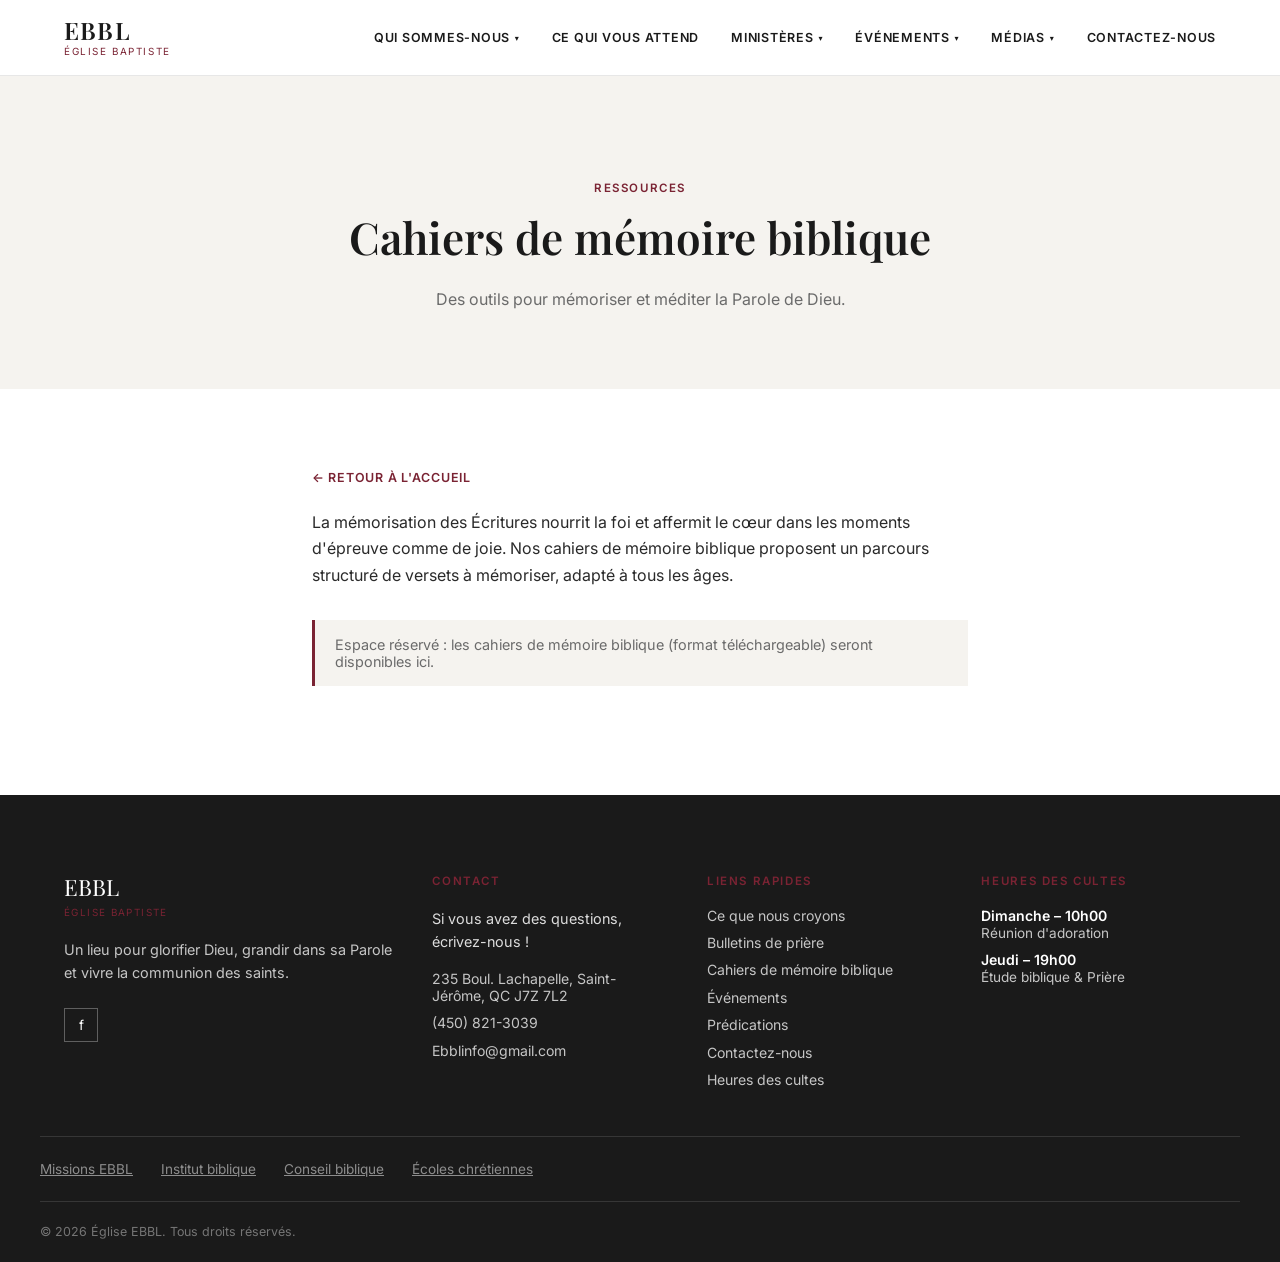
<file: cahiers-memoire.html>
<!doctype html>
<html lang="fr">
<head>
  <meta charset="UTF-8" />
  <link rel="icon" type="image/svg+xml" href="assets/favicon.svg" />
  <meta name="viewport" content="width=device-width, initial-scale=1.0" />
  <title>Cahiers de mémoire biblique — EBBL</title>
  <meta name="description" content="Les cahiers de mémoire biblique de l'EBBL." />
  <link rel="preconnect" href="https://fonts.googleapis.com" />
  <link rel="preconnect" href="https://fonts.gstatic.com" crossorigin />
  <link
    href="https://fonts.googleapis.com/css2?family=Inter:wght@400;500;600&family=Playfair+Display:ital,wght@0,400;0,600;1,400&display=swap"
    rel="stylesheet"
  />
  <link rel="stylesheet" href="css/styles.css" />
</head>
<body class="page--inner">

  <header class="site-header">
    <div class="container site-header__inner">
      <a class="site-header__brand" href="/">
        <span class="site-header__wordmark">EBBL</span>
        <span class="site-header__subtitle">Église Baptiste</span>
      </a>

      <nav class="site-header__nav" aria-label="Navigation principale">
        <ul>
          <li class="site-header__nav-item">
            <a href="#">Qui sommes-nous <span class="site-header__chevron" aria-hidden="true">▾</span></a>
            <ul class="site-header__dropdown">
              <li><a href="croyances.html">Ce que nous croyons</a></li>
              <li><a href="mission.html">Notre mission</a></li>
              <li><a href="historique.html">Historique</a></li>
            </ul>
          </li>
          <li class="site-header__nav-item"><a href="ce-qui-vous-attend.html">Ce qui vous attend</a></li>
          <li class="site-header__nav-item">
            <a href="#">Ministères <span class="site-header__chevron" aria-hidden="true">▾</span></a>
            <ul class="site-header__dropdown">
              <li><a href="ministere-enfants.html">Enfants</a></li>
              <li><a href="ministere-jeunes.html">Jeunes</a></li>
              <li><a href="ministere-adultes.html">Adultes</a></li>
            </ul>
          </li>
          <li class="site-header__nav-item">
            <a href="#">Événements <span class="site-header__chevron" aria-hidden="true">▾</span></a>
            <ul class="site-header__dropdown">
              <li><a href="calendrier.html">Calendrier</a></li>
              <li><a href="evenements.html">Prochains événements</a></li>
            </ul>
          </li>
          <li class="site-header__nav-item">
            <a href="#">Médias <span class="site-header__chevron" aria-hidden="true">▾</span></a>
            <ul class="site-header__dropdown">
              <li><a href="predications.html">Prédications</a></li>
              <li><a href="prieres.html">Bulletins de prière</a></li>
            </ul>
          </li>
          <li class="site-header__nav-item"><a href="contact.html">Contactez-nous</a></li>
        </ul>
      </nav>

      <button type="button" class="site-header__menu-toggle" aria-label="Ouvrir le menu" aria-expanded="false">
        <span></span><span></span><span></span>
      </button>
    </div>

    <nav class="site-header__mobile-nav" aria-label="Navigation mobile">
      <ul>
        <li>
          <a href="#">Qui sommes-nous</a>
          <ul class="site-header__mobile-submenu">
            <li><a href="croyances.html">Ce que nous croyons</a></li>
            <li><a href="mission.html">Notre mission</a></li>
            <li><a href="historique.html">Historique</a></li>
          </ul>
        </li>
        <li><a href="ce-qui-vous-attend.html">Ce qui vous attend</a></li>
        <li>
          <a href="#">Ministères</a>
          <ul class="site-header__mobile-submenu">
            <li><a href="ministere-enfants.html">Enfants</a></li>
            <li><a href="ministere-jeunes.html">Jeunes</a></li>
            <li><a href="ministere-adultes.html">Adultes</a></li>
          </ul>
        </li>
        <li>
          <a href="#">Événements</a>
          <ul class="site-header__mobile-submenu">
            <li><a href="calendrier.html">Calendrier</a></li>
            <li><a href="evenements.html">Prochains événements</a></li>
          </ul>
        </li>
        <li>
          <a href="#">Médias</a>
          <ul class="site-header__mobile-submenu">
            <li><a href="predications.html">Prédications</a></li>
            <li><a href="prieres.html">Bulletins de prière</a></li>
          </ul>
        </li>
        <li><a href="contact.html">Contactez-nous</a></li>
      </ul>
    </nav>
  </header>

  <main>
    <div class="page-header">
      <div class="container">
        <span class="eyebrow">Ressources</span>
        <h1>Cahiers de mémoire biblique</h1>
        <p class="page-header__lede">Des outils pour mémoriser et méditer la Parole de Dieu.</p>
      </div>
    </div>

    <div class="page-content">
      <div class="container">
        <a class="page-back-link" href="/">← Retour à l'accueil</a>
        <p>La mémorisation des Écritures nourrit la foi et affermit le cœur dans les moments d'épreuve comme de joie. Nos cahiers de mémoire biblique proposent un parcours structuré de versets à mémoriser, adapté à tous les âges.</p>
        <div class="page-placeholder-note">Espace réservé : les cahiers de mémoire biblique (format téléchargeable) seront disponibles ici.</div>

      </div>
    </div>
  </main>

  <footer class="site-footer">
    <div class="container site-footer__grid">
      <div class="site-footer__brand">
        <span class="site-footer__wordmark">EBBL</span>
        <span class="site-footer__subtitle">Église Baptiste</span>
        <p class="site-footer__tagline">Un lieu pour glorifier Dieu, grandir dans sa Parole et vivre la communion des saints.</p>
        <a class="site-footer__social" href="#" aria-label="Facebook">f</a>
      </div>

      <div class="site-footer__col">
        <p class="eyebrow">Contact</p>
        <p class="site-footer__contact-intro">Si vous avez des questions, écrivez-nous !</p>
        <ul>
          <li>235 Boul. Lachapelle, Saint-Jérôme, QC J7Z 7L2</li>
          <li>(450) 821-3039</li>
          <li>Ebblinfo@gmail.com</li>
        </ul>
      </div>

      <div class="site-footer__col">
        <p class="eyebrow">Liens rapides</p>
        <ul>
          <li><a href="croyances.html">Ce que nous croyons</a></li>
          <li><a href="prieres.html">Bulletins de prière</a></li>
          <li><a href="cahiers-memoire.html">Cahiers de mémoire biblique</a></li>
          <li><a href="evenements.html">Événements</a></li>
          <li><a href="predications.html">Prédications</a></li>
          <li><a href="contact.html">Contactez-nous</a></li>
          <li><a href="/#top">Heures des cultes</a></li>
        </ul>
      </div>

      <div class="site-footer__col">
        <p class="eyebrow">Heures des cultes</p>
        <ul>
          <li><strong>Dimanche – 10h00</strong><span>Réunion d'adoration</span></li>
          <li><strong>Jeudi – 19h00</strong><span>Étude biblique &amp; Prière</span></li>
        </ul>
      </div>
    </div>

    <div class="container site-footer__secondary">
      <a href="#">Missions EBBL</a>
      <a href="#">Institut biblique</a>
      <a href="#">Conseil biblique</a>
      <a href="#">Écoles chrétiennes</a>
    </div>

    <div class="container site-footer__copyright">
      <p>© 2026 Église EBBL. Tous droits réservés.</p>
    </div>
  </footer>

  <script src="js/main.js"></script>
</body>
</html>
</file>
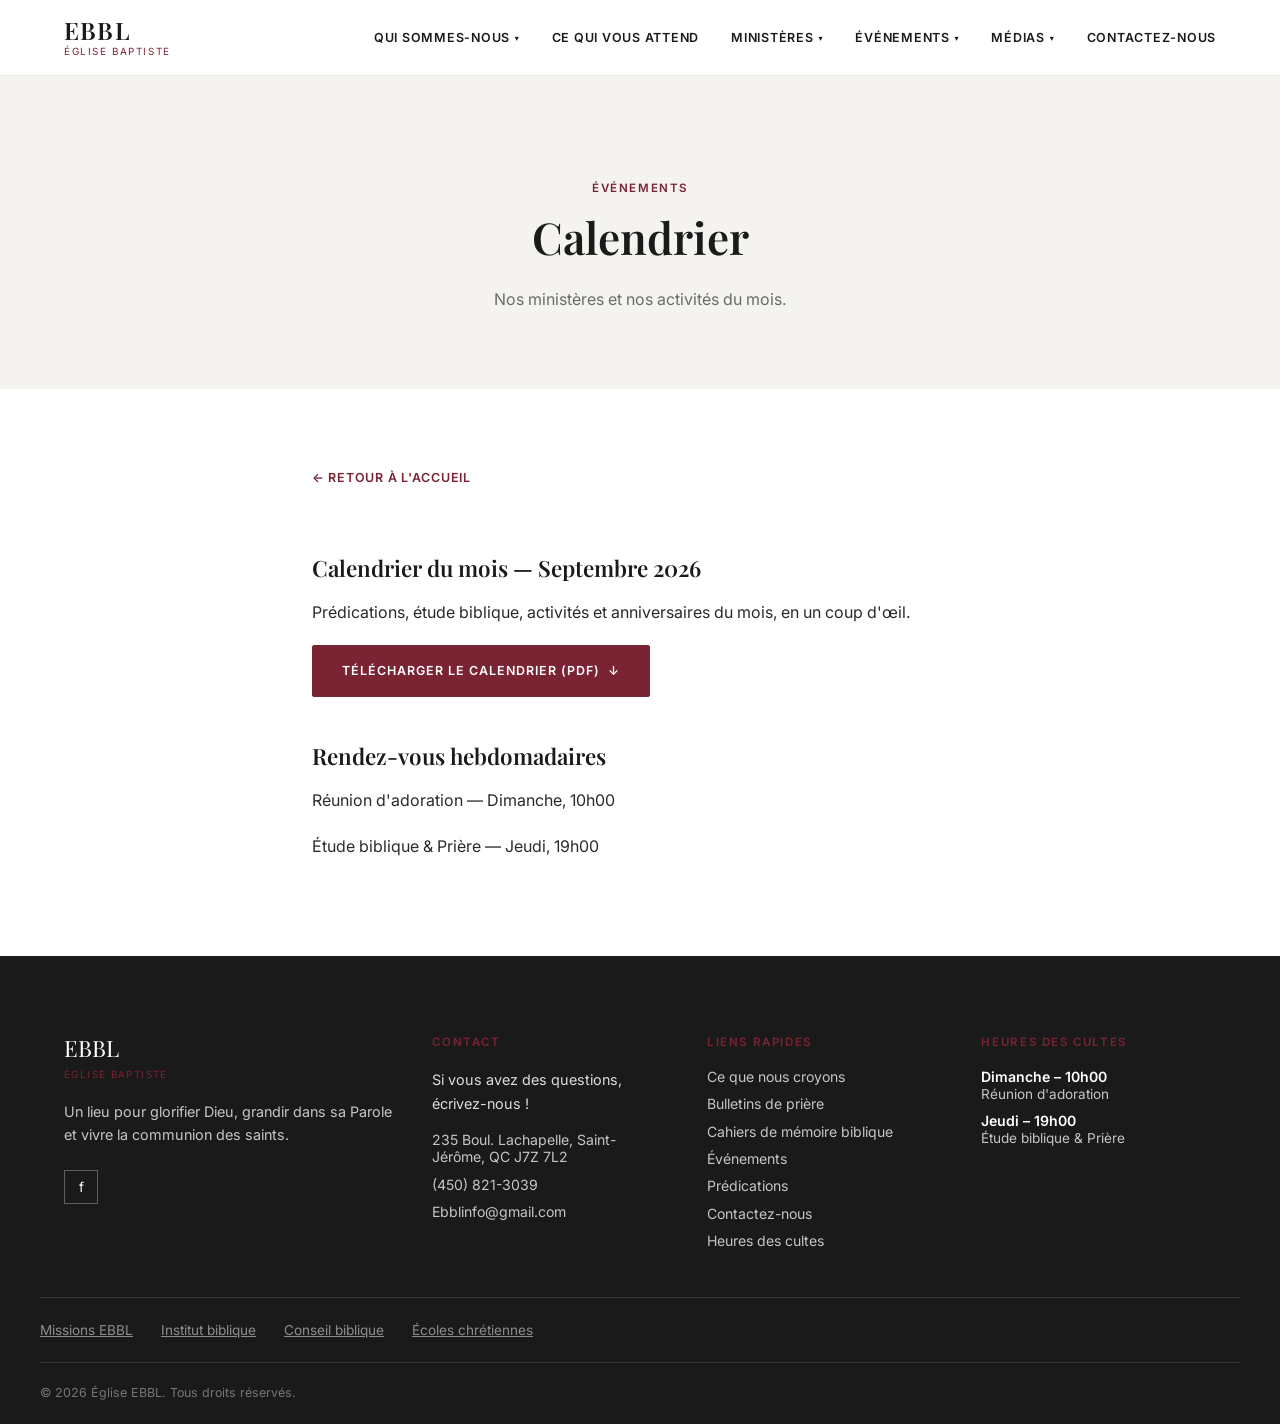
<file: calendrier.html>
<!doctype html>
<html lang="fr">
<head>
  <meta charset="UTF-8" />
  <link rel="icon" type="image/svg+xml" href="assets/favicon.svg" />
  <meta name="viewport" content="width=device-width, initial-scale=1.0" />
  <title>Calendrier — EBBL</title>
  <meta name="description" content="Le calendrier des activités de l'EBBL." />
  <link rel="preconnect" href="https://fonts.googleapis.com" />
  <link rel="preconnect" href="https://fonts.gstatic.com" crossorigin />
  <link
    href="https://fonts.googleapis.com/css2?family=Inter:wght@400;500;600&family=Playfair+Display:ital,wght@0,400;0,600;1,400&display=swap"
    rel="stylesheet"
  />
  <link rel="stylesheet" href="css/styles.css" />
</head>
<body class="page--inner">

  <header class="site-header">
    <div class="container site-header__inner">
      <a class="site-header__brand" href="/">
        <span class="site-header__wordmark">EBBL</span>
        <span class="site-header__subtitle">Église Baptiste</span>
      </a>

      <nav class="site-header__nav" aria-label="Navigation principale">
        <ul>
          <li class="site-header__nav-item">
            <a href="#">Qui sommes-nous <span class="site-header__chevron" aria-hidden="true">▾</span></a>
            <ul class="site-header__dropdown">
              <li><a href="croyances.html">Ce que nous croyons</a></li>
              <li><a href="mission.html">Notre mission</a></li>
              <li><a href="historique.html">Historique</a></li>
            </ul>
          </li>
          <li class="site-header__nav-item"><a href="ce-qui-vous-attend.html">Ce qui vous attend</a></li>
          <li class="site-header__nav-item">
            <a href="#">Ministères <span class="site-header__chevron" aria-hidden="true">▾</span></a>
            <ul class="site-header__dropdown">
              <li><a href="ministere-enfants.html">Enfants</a></li>
              <li><a href="ministere-jeunes.html">Jeunes</a></li>
              <li><a href="ministere-adultes.html">Adultes</a></li>
            </ul>
          </li>
          <li class="site-header__nav-item">
            <a href="#">Événements <span class="site-header__chevron" aria-hidden="true">▾</span></a>
            <ul class="site-header__dropdown">
              <li><a href="calendrier.html">Calendrier</a></li>
              <li><a href="evenements.html">Prochains événements</a></li>
            </ul>
          </li>
          <li class="site-header__nav-item">
            <a href="#">Médias <span class="site-header__chevron" aria-hidden="true">▾</span></a>
            <ul class="site-header__dropdown">
              <li><a href="predications.html">Prédications</a></li>
              <li><a href="prieres.html">Bulletins de prière</a></li>
            </ul>
          </li>
          <li class="site-header__nav-item"><a href="contact.html">Contactez-nous</a></li>
        </ul>
      </nav>

      <button type="button" class="site-header__menu-toggle" aria-label="Ouvrir le menu" aria-expanded="false">
        <span></span><span></span><span></span>
      </button>
    </div>

    <nav class="site-header__mobile-nav" aria-label="Navigation mobile">
      <ul>
        <li>
          <a href="#">Qui sommes-nous</a>
          <ul class="site-header__mobile-submenu">
            <li><a href="croyances.html">Ce que nous croyons</a></li>
            <li><a href="mission.html">Notre mission</a></li>
            <li><a href="historique.html">Historique</a></li>
          </ul>
        </li>
        <li><a href="ce-qui-vous-attend.html">Ce qui vous attend</a></li>
        <li>
          <a href="#">Ministères</a>
          <ul class="site-header__mobile-submenu">
            <li><a href="ministere-enfants.html">Enfants</a></li>
            <li><a href="ministere-jeunes.html">Jeunes</a></li>
            <li><a href="ministere-adultes.html">Adultes</a></li>
          </ul>
        </li>
        <li>
          <a href="#">Événements</a>
          <ul class="site-header__mobile-submenu">
            <li><a href="calendrier.html">Calendrier</a></li>
            <li><a href="evenements.html">Prochains événements</a></li>
          </ul>
        </li>
        <li>
          <a href="#">Médias</a>
          <ul class="site-header__mobile-submenu">
            <li><a href="predications.html">Prédications</a></li>
            <li><a href="prieres.html">Bulletins de prière</a></li>
          </ul>
        </li>
        <li><a href="contact.html">Contactez-nous</a></li>
      </ul>
    </nav>
  </header>

  <main>
    <div class="page-header">
      <div class="container">
        <span class="eyebrow">Événements</span>
        <h1>Calendrier</h1>
        <p class="page-header__lede">Nos ministères et nos activités du mois.</p>
      </div>
    </div>

    <div class="page-content">
      <div class="container">
        <a class="page-back-link" href="/">← Retour à l'accueil</a>

        <h2>Calendrier du mois — Septembre 2026</h2>
        <p>Prédications, étude biblique, activités et anniversaires du mois, en un coup d'œil.</p>
        <p>
          <a class="btn btn-solid" href="assets/documents/calendrier-septembre-2026.pdf" target="_blank" rel="noopener">
            Télécharger le calendrier (PDF) <span aria-hidden="true">↓</span>
          </a>
        </p>

        <h2>Rendez-vous hebdomadaires</h2>
        <p>Réunion d'adoration — Dimanche, 10h00</p>
        <p>Étude biblique &amp; Prière — Jeudi, 19h00</p>
      </div>
    </div>
  </main>

  <footer class="site-footer">
    <div class="container site-footer__grid">
      <div class="site-footer__brand">
        <span class="site-footer__wordmark">EBBL</span>
        <span class="site-footer__subtitle">Église Baptiste</span>
        <p class="site-footer__tagline">Un lieu pour glorifier Dieu, grandir dans sa Parole et vivre la communion des saints.</p>
        <a class="site-footer__social" href="#" aria-label="Facebook">f</a>
      </div>

      <div class="site-footer__col">
        <p class="eyebrow">Contact</p>
        <p class="site-footer__contact-intro">Si vous avez des questions, écrivez-nous !</p>
        <ul>
          <li>235 Boul. Lachapelle, Saint-Jérôme, QC J7Z 7L2</li>
          <li>(450) 821-3039</li>
          <li>Ebblinfo@gmail.com</li>
        </ul>
      </div>

      <div class="site-footer__col">
        <p class="eyebrow">Liens rapides</p>
        <ul>
          <li><a href="croyances.html">Ce que nous croyons</a></li>
          <li><a href="prieres.html">Bulletins de prière</a></li>
          <li><a href="cahiers-memoire.html">Cahiers de mémoire biblique</a></li>
          <li><a href="evenements.html">Événements</a></li>
          <li><a href="predications.html">Prédications</a></li>
          <li><a href="contact.html">Contactez-nous</a></li>
          <li><a href="/#top">Heures des cultes</a></li>
        </ul>
      </div>

      <div class="site-footer__col">
        <p class="eyebrow">Heures des cultes</p>
        <ul>
          <li><strong>Dimanche – 10h00</strong><span>Réunion d'adoration</span></li>
          <li><strong>Jeudi – 19h00</strong><span>Étude biblique &amp; Prière</span></li>
        </ul>
      </div>
    </div>

    <div class="container site-footer__secondary">
      <a href="#">Missions EBBL</a>
      <a href="#">Institut biblique</a>
      <a href="#">Conseil biblique</a>
      <a href="#">Écoles chrétiennes</a>
    </div>

    <div class="container site-footer__copyright">
      <p>© 2026 Église EBBL. Tous droits réservés.</p>
    </div>
  </footer>

  <script src="js/main.js"></script>
</body>
</html>
</file>
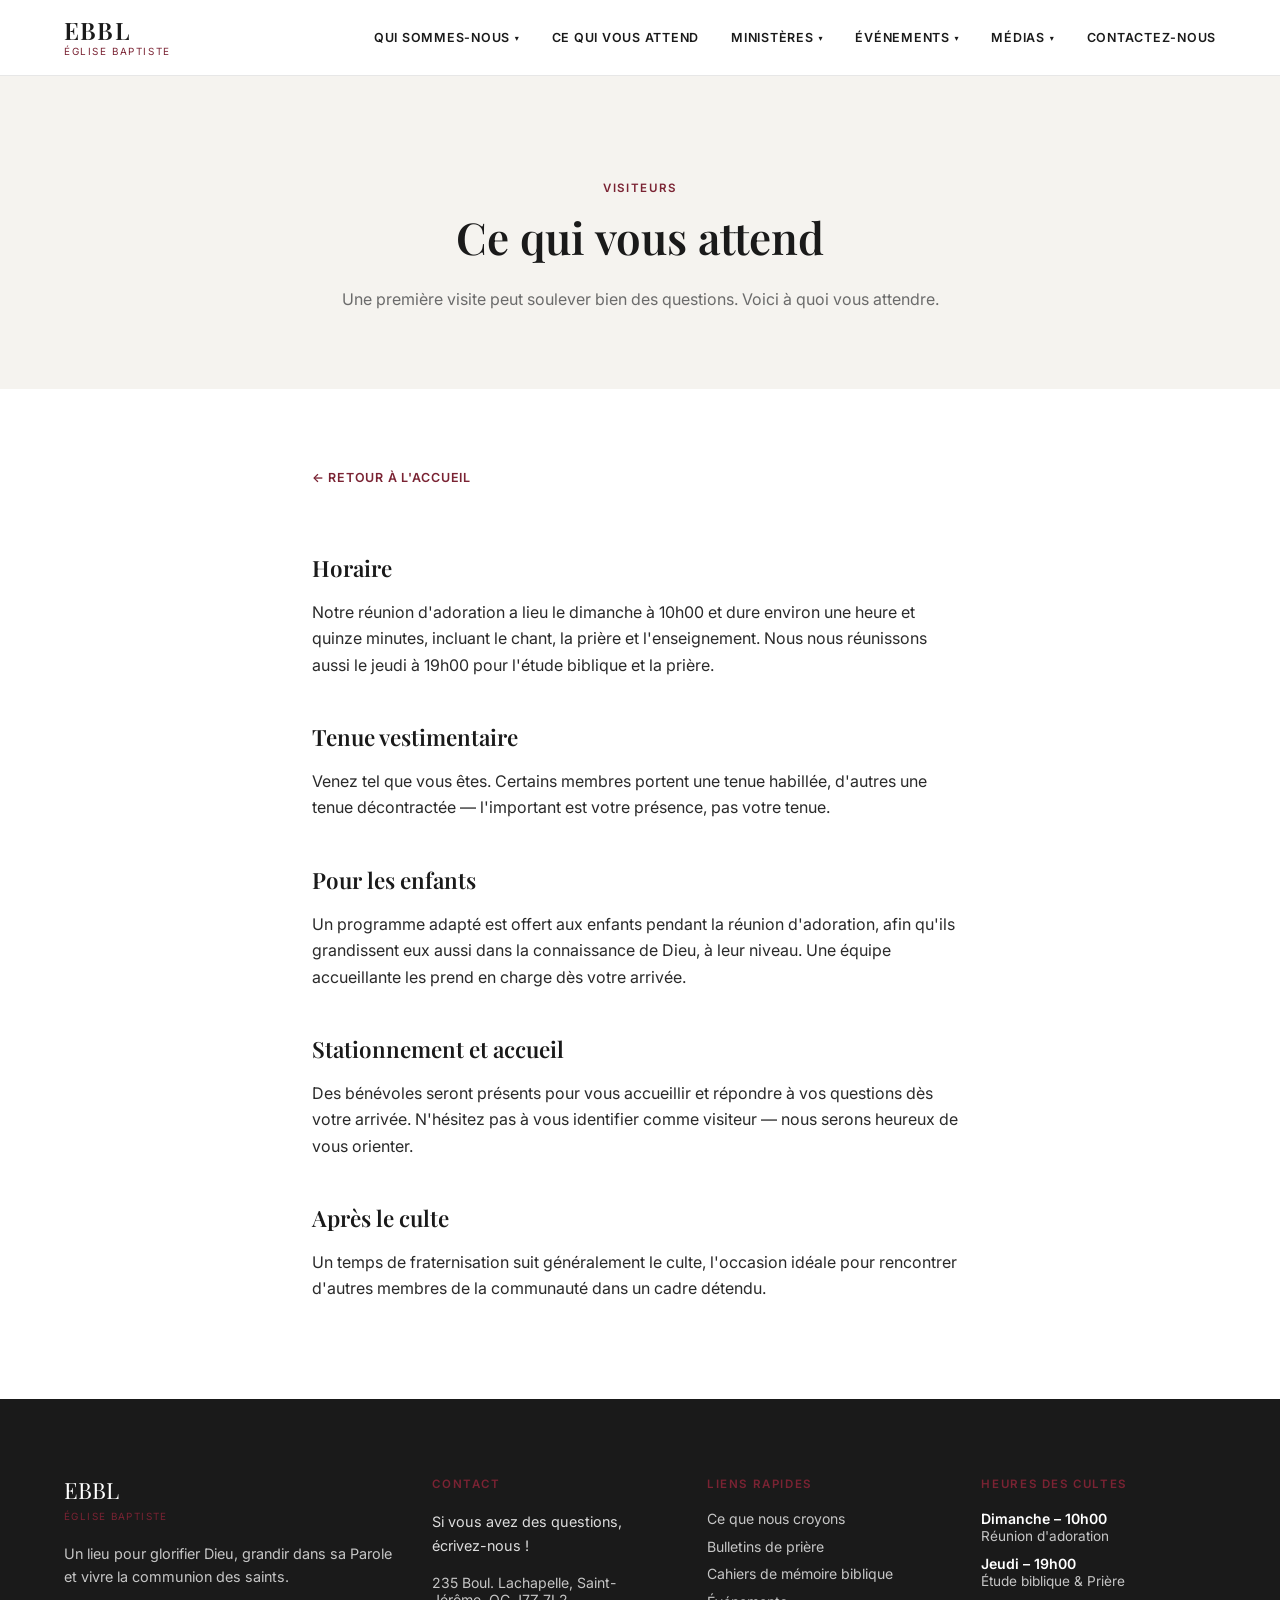
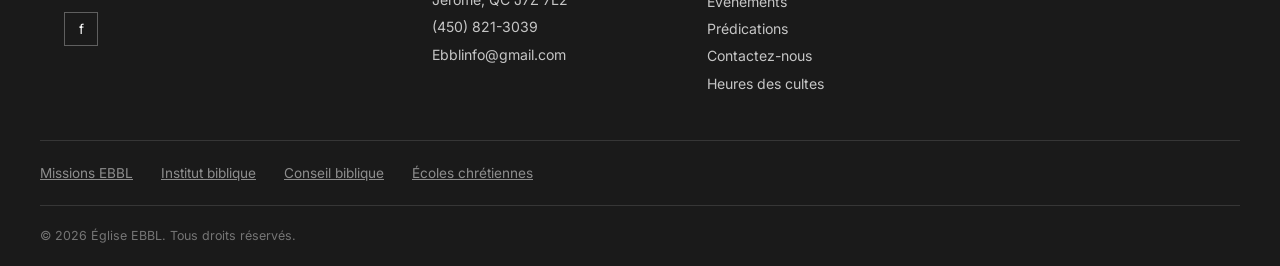
<file: ce-qui-vous-attend.html>
<!doctype html>
<html lang="fr">
<head>
  <meta charset="UTF-8" />
  <link rel="icon" type="image/svg+xml" href="assets/favicon.svg" />
  <meta name="viewport" content="width=device-width, initial-scale=1.0" />
  <title>Ce qui vous attend — EBBL</title>
  <meta name="description" content="Ce à quoi s'attendre lors de votre première visite à l'EBBL." />
  <link rel="preconnect" href="https://fonts.googleapis.com" />
  <link rel="preconnect" href="https://fonts.gstatic.com" crossorigin />
  <link
    href="https://fonts.googleapis.com/css2?family=Inter:wght@400;500;600&family=Playfair+Display:ital,wght@0,400;0,600;1,400&display=swap"
    rel="stylesheet"
  />
  <link rel="stylesheet" href="css/styles.css" />
</head>
<body class="page--inner">

  <header class="site-header">
    <div class="container site-header__inner">
      <a class="site-header__brand" href="/">
        <span class="site-header__wordmark">EBBL</span>
        <span class="site-header__subtitle">Église Baptiste</span>
      </a>

      <nav class="site-header__nav" aria-label="Navigation principale">
        <ul>
          <li class="site-header__nav-item">
            <a href="#">Qui sommes-nous <span class="site-header__chevron" aria-hidden="true">▾</span></a>
            <ul class="site-header__dropdown">
              <li><a href="croyances.html">Ce que nous croyons</a></li>
              <li><a href="mission.html">Notre mission</a></li>
              <li><a href="historique.html">Historique</a></li>
            </ul>
          </li>
          <li class="site-header__nav-item"><a href="ce-qui-vous-attend.html">Ce qui vous attend</a></li>
          <li class="site-header__nav-item">
            <a href="#">Ministères <span class="site-header__chevron" aria-hidden="true">▾</span></a>
            <ul class="site-header__dropdown">
              <li><a href="ministere-enfants.html">Enfants</a></li>
              <li><a href="ministere-jeunes.html">Jeunes</a></li>
              <li><a href="ministere-adultes.html">Adultes</a></li>
            </ul>
          </li>
          <li class="site-header__nav-item">
            <a href="#">Événements <span class="site-header__chevron" aria-hidden="true">▾</span></a>
            <ul class="site-header__dropdown">
              <li><a href="calendrier.html">Calendrier</a></li>
              <li><a href="evenements.html">Prochains événements</a></li>
            </ul>
          </li>
          <li class="site-header__nav-item">
            <a href="#">Médias <span class="site-header__chevron" aria-hidden="true">▾</span></a>
            <ul class="site-header__dropdown">
              <li><a href="predications.html">Prédications</a></li>
              <li><a href="prieres.html">Bulletins de prière</a></li>
            </ul>
          </li>
          <li class="site-header__nav-item"><a href="contact.html">Contactez-nous</a></li>
        </ul>
      </nav>

      <button type="button" class="site-header__menu-toggle" aria-label="Ouvrir le menu" aria-expanded="false">
        <span></span><span></span><span></span>
      </button>
    </div>

    <nav class="site-header__mobile-nav" aria-label="Navigation mobile">
      <ul>
        <li>
          <a href="#">Qui sommes-nous</a>
          <ul class="site-header__mobile-submenu">
            <li><a href="croyances.html">Ce que nous croyons</a></li>
            <li><a href="mission.html">Notre mission</a></li>
            <li><a href="historique.html">Historique</a></li>
          </ul>
        </li>
        <li><a href="ce-qui-vous-attend.html">Ce qui vous attend</a></li>
        <li>
          <a href="#">Ministères</a>
          <ul class="site-header__mobile-submenu">
            <li><a href="ministere-enfants.html">Enfants</a></li>
            <li><a href="ministere-jeunes.html">Jeunes</a></li>
            <li><a href="ministere-adultes.html">Adultes</a></li>
          </ul>
        </li>
        <li>
          <a href="#">Événements</a>
          <ul class="site-header__mobile-submenu">
            <li><a href="calendrier.html">Calendrier</a></li>
            <li><a href="evenements.html">Prochains événements</a></li>
          </ul>
        </li>
        <li>
          <a href="#">Médias</a>
          <ul class="site-header__mobile-submenu">
            <li><a href="predications.html">Prédications</a></li>
            <li><a href="prieres.html">Bulletins de prière</a></li>
          </ul>
        </li>
        <li><a href="contact.html">Contactez-nous</a></li>
      </ul>
    </nav>
  </header>

  <main>
    <div class="page-header">
      <div class="container">
        <span class="eyebrow">Visiteurs</span>
        <h1>Ce qui vous attend</h1>
        <p class="page-header__lede">Une première visite peut soulever bien des questions. Voici à quoi vous attendre.</p>
      </div>
    </div>

    <div class="page-content">
      <div class="container">
        <a class="page-back-link" href="/">← Retour à l'accueil</a>
        <h2>Horaire</h2>
        <p>Notre réunion d'adoration a lieu le dimanche à 10h00 et dure environ une heure et quinze minutes, incluant le chant, la prière et l'enseignement. Nous nous réunissons aussi le jeudi à 19h00 pour l'étude biblique et la prière.</p>
        <h2>Tenue vestimentaire</h2>
        <p>Venez tel que vous êtes. Certains membres portent une tenue habillée, d'autres une tenue décontractée — l'important est votre présence, pas votre tenue.</p>
        <h2>Pour les enfants</h2>
        <p>Un programme adapté est offert aux enfants pendant la réunion d'adoration, afin qu'ils grandissent eux aussi dans la connaissance de Dieu, à leur niveau. Une équipe accueillante les prend en charge dès votre arrivée.</p>
        <h2>Stationnement et accueil</h2>
        <p>Des bénévoles seront présents pour vous accueillir et répondre à vos questions dès votre arrivée. N'hésitez pas à vous identifier comme visiteur — nous serons heureux de vous orienter.</p>
        <h2>Après le culte</h2>
        <p>Un temps de fraternisation suit généralement le culte, l'occasion idéale pour rencontrer d'autres membres de la communauté dans un cadre détendu.</p>

      </div>
    </div>
  </main>

  <footer class="site-footer">
    <div class="container site-footer__grid">
      <div class="site-footer__brand">
        <span class="site-footer__wordmark">EBBL</span>
        <span class="site-footer__subtitle">Église Baptiste</span>
        <p class="site-footer__tagline">Un lieu pour glorifier Dieu, grandir dans sa Parole et vivre la communion des saints.</p>
        <a class="site-footer__social" href="#" aria-label="Facebook">f</a>
      </div>

      <div class="site-footer__col">
        <p class="eyebrow">Contact</p>
        <p class="site-footer__contact-intro">Si vous avez des questions, écrivez-nous !</p>
        <ul>
          <li>235 Boul. Lachapelle, Saint-Jérôme, QC J7Z 7L2</li>
          <li>(450) 821-3039</li>
          <li>Ebblinfo@gmail.com</li>
        </ul>
      </div>

      <div class="site-footer__col">
        <p class="eyebrow">Liens rapides</p>
        <ul>
          <li><a href="croyances.html">Ce que nous croyons</a></li>
          <li><a href="prieres.html">Bulletins de prière</a></li>
          <li><a href="cahiers-memoire.html">Cahiers de mémoire biblique</a></li>
          <li><a href="evenements.html">Événements</a></li>
          <li><a href="predications.html">Prédications</a></li>
          <li><a href="contact.html">Contactez-nous</a></li>
          <li><a href="/#top">Heures des cultes</a></li>
        </ul>
      </div>

      <div class="site-footer__col">
        <p class="eyebrow">Heures des cultes</p>
        <ul>
          <li><strong>Dimanche – 10h00</strong><span>Réunion d'adoration</span></li>
          <li><strong>Jeudi – 19h00</strong><span>Étude biblique &amp; Prière</span></li>
        </ul>
      </div>
    </div>

    <div class="container site-footer__secondary">
      <a href="#">Missions EBBL</a>
      <a href="#">Institut biblique</a>
      <a href="#">Conseil biblique</a>
      <a href="#">Écoles chrétiennes</a>
    </div>

    <div class="container site-footer__copyright">
      <p>© 2026 Église EBBL. Tous droits réservés.</p>
    </div>
  </footer>

  <script src="js/main.js"></script>
</body>
</html>
</file>
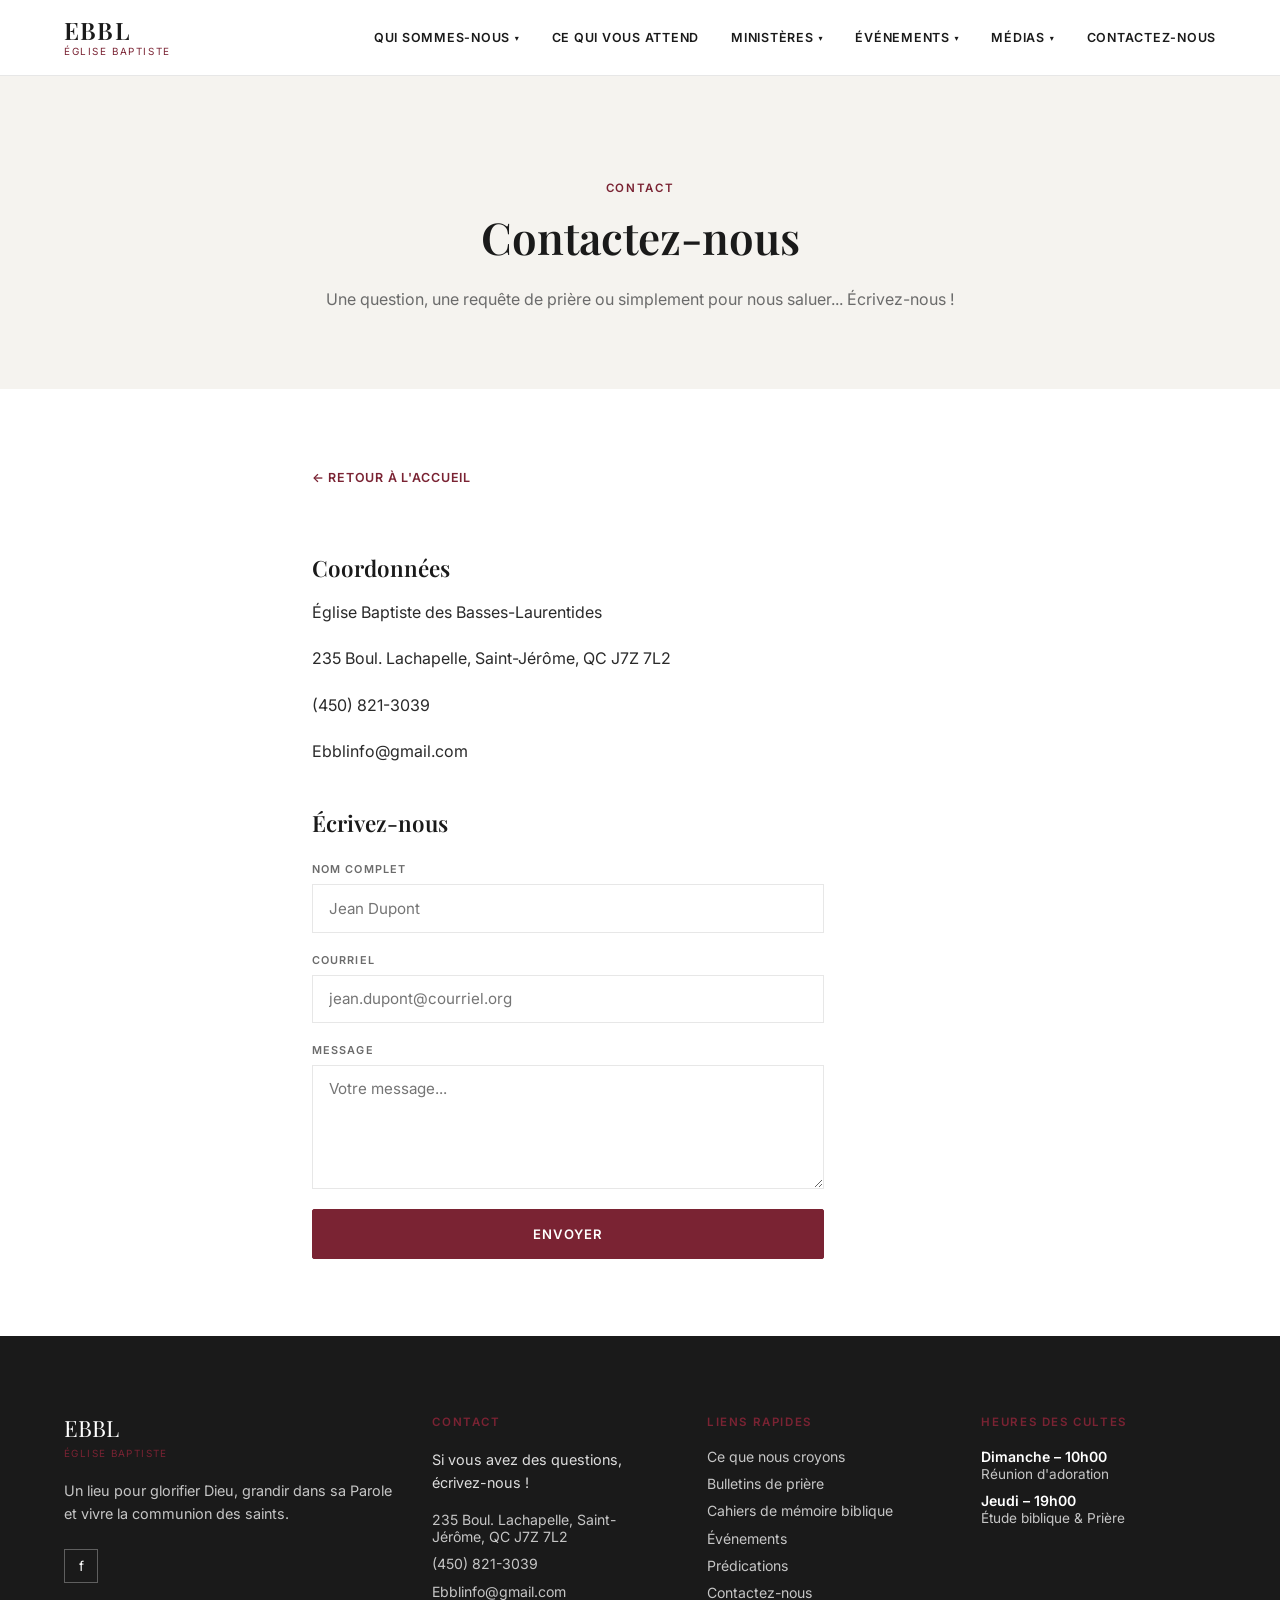
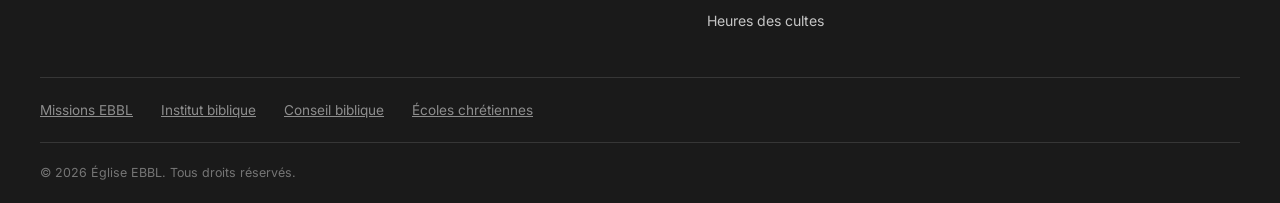
<file: contact.html>
<!doctype html>
<html lang="fr">
<head>
  <meta charset="UTF-8" />
  <link rel="icon" type="image/svg+xml" href="assets/favicon.svg" />
  <meta name="viewport" content="width=device-width, initial-scale=1.0" />
  <title>Contactez-nous — EBBL</title>
  <meta name="description" content="Contactez l'EBBL." />
  <link rel="preconnect" href="https://fonts.googleapis.com" />
  <link rel="preconnect" href="https://fonts.gstatic.com" crossorigin />
  <link
    href="https://fonts.googleapis.com/css2?family=Inter:wght@400;500;600&family=Playfair+Display:ital,wght@0,400;0,600;1,400&display=swap"
    rel="stylesheet"
  />
  <link rel="stylesheet" href="css/styles.css" />
</head>
<body class="page--inner">

  <header class="site-header">
    <div class="container site-header__inner">
      <a class="site-header__brand" href="/">
        <span class="site-header__wordmark">EBBL</span>
        <span class="site-header__subtitle">Église Baptiste</span>
      </a>

      <nav class="site-header__nav" aria-label="Navigation principale">
        <ul>
          <li class="site-header__nav-item">
            <a href="#">Qui sommes-nous <span class="site-header__chevron" aria-hidden="true">▾</span></a>
            <ul class="site-header__dropdown">
              <li><a href="croyances.html">Ce que nous croyons</a></li>
              <li><a href="mission.html">Notre mission</a></li>
              <li><a href="historique.html">Historique</a></li>
            </ul>
          </li>
          <li class="site-header__nav-item"><a href="ce-qui-vous-attend.html">Ce qui vous attend</a></li>
          <li class="site-header__nav-item">
            <a href="#">Ministères <span class="site-header__chevron" aria-hidden="true">▾</span></a>
            <ul class="site-header__dropdown">
              <li><a href="ministere-enfants.html">Enfants</a></li>
              <li><a href="ministere-jeunes.html">Jeunes</a></li>
              <li><a href="ministere-adultes.html">Adultes</a></li>
            </ul>
          </li>
          <li class="site-header__nav-item">
            <a href="#">Événements <span class="site-header__chevron" aria-hidden="true">▾</span></a>
            <ul class="site-header__dropdown">
              <li><a href="calendrier.html">Calendrier</a></li>
              <li><a href="evenements.html">Prochains événements</a></li>
            </ul>
          </li>
          <li class="site-header__nav-item">
            <a href="#">Médias <span class="site-header__chevron" aria-hidden="true">▾</span></a>
            <ul class="site-header__dropdown">
              <li><a href="predications.html">Prédications</a></li>
              <li><a href="prieres.html">Bulletins de prière</a></li>
            </ul>
          </li>
          <li class="site-header__nav-item"><a href="contact.html">Contactez-nous</a></li>
        </ul>
      </nav>

      <button type="button" class="site-header__menu-toggle" aria-label="Ouvrir le menu" aria-expanded="false">
        <span></span><span></span><span></span>
      </button>
    </div>

    <nav class="site-header__mobile-nav" aria-label="Navigation mobile">
      <ul>
        <li>
          <a href="#">Qui sommes-nous</a>
          <ul class="site-header__mobile-submenu">
            <li><a href="croyances.html">Ce que nous croyons</a></li>
            <li><a href="mission.html">Notre mission</a></li>
            <li><a href="historique.html">Historique</a></li>
          </ul>
        </li>
        <li><a href="ce-qui-vous-attend.html">Ce qui vous attend</a></li>
        <li>
          <a href="#">Ministères</a>
          <ul class="site-header__mobile-submenu">
            <li><a href="ministere-enfants.html">Enfants</a></li>
            <li><a href="ministere-jeunes.html">Jeunes</a></li>
            <li><a href="ministere-adultes.html">Adultes</a></li>
          </ul>
        </li>
        <li>
          <a href="#">Événements</a>
          <ul class="site-header__mobile-submenu">
            <li><a href="calendrier.html">Calendrier</a></li>
            <li><a href="evenements.html">Prochains événements</a></li>
          </ul>
        </li>
        <li>
          <a href="#">Médias</a>
          <ul class="site-header__mobile-submenu">
            <li><a href="predications.html">Prédications</a></li>
            <li><a href="prieres.html">Bulletins de prière</a></li>
          </ul>
        </li>
        <li><a href="contact.html">Contactez-nous</a></li>
      </ul>
    </nav>
  </header>

  <main>
    <div class="page-header">
      <div class="container">
        <span class="eyebrow">Contact</span>
        <h1>Contactez-nous</h1>
        <p class="page-header__lede">Une question, une requête de prière ou simplement pour nous saluer... Écrivez-nous !</p>
      </div>
    </div>

    <div class="page-content">
      <div class="container">
        <a class="page-back-link" href="/">← Retour à l'accueil</a>
        <h2>Coordonnées</h2>
        <p>Église Baptiste des Basses-Laurentides</p>
        <p>235 Boul. Lachapelle, Saint-Jérôme, QC J7Z 7L2</p>
        <p>(450) 821-3039</p>
        <p>Ebblinfo@gmail.com</p>
        <h2>Écrivez-nous</h2>
        <form class="contact-form" novalidate>
          <div class="newsletter__field">
            <label for="contactName">Nom complet</label>
            <input id="contactName" name="name" type="text" placeholder="Jean Dupont" />
          </div>
          <div class="newsletter__field">
            <label for="contactEmail">Courriel</label>
            <input id="contactEmail" name="email" type="email" placeholder="jean.dupont@courriel.org" />
          </div>
          <div class="newsletter__field">
            <label for="contactMessage">Message</label>
            <textarea id="contactMessage" name="message" rows="5" placeholder="Votre message..."></textarea>
          </div>

          <p class="newsletter__error" role="alert" hidden></p>

          <button type="submit" class="btn btn-solid newsletter__submit">Envoyer</button>
        </form>

        <p class="newsletter__success contact-form__success" role="status">Merci ! Votre message a été envoyé.</p>

      </div>
    </div>
  </main>

  <footer class="site-footer">
    <div class="container site-footer__grid">
      <div class="site-footer__brand">
        <span class="site-footer__wordmark">EBBL</span>
        <span class="site-footer__subtitle">Église Baptiste</span>
        <p class="site-footer__tagline">Un lieu pour glorifier Dieu, grandir dans sa Parole et vivre la communion des saints.</p>
        <a class="site-footer__social" href="#" aria-label="Facebook">f</a>
      </div>

      <div class="site-footer__col">
        <p class="eyebrow">Contact</p>
        <p class="site-footer__contact-intro">Si vous avez des questions, écrivez-nous !</p>
        <ul>
          <li>235 Boul. Lachapelle, Saint-Jérôme, QC J7Z 7L2</li>
          <li>(450) 821-3039</li>
          <li>Ebblinfo@gmail.com</li>
        </ul>
      </div>

      <div class="site-footer__col">
        <p class="eyebrow">Liens rapides</p>
        <ul>
          <li><a href="croyances.html">Ce que nous croyons</a></li>
          <li><a href="prieres.html">Bulletins de prière</a></li>
          <li><a href="cahiers-memoire.html">Cahiers de mémoire biblique</a></li>
          <li><a href="evenements.html">Événements</a></li>
          <li><a href="predications.html">Prédications</a></li>
          <li><a href="contact.html">Contactez-nous</a></li>
          <li><a href="/#top">Heures des cultes</a></li>
        </ul>
      </div>

      <div class="site-footer__col">
        <p class="eyebrow">Heures des cultes</p>
        <ul>
          <li><strong>Dimanche – 10h00</strong><span>Réunion d'adoration</span></li>
          <li><strong>Jeudi – 19h00</strong><span>Étude biblique &amp; Prière</span></li>
        </ul>
      </div>
    </div>

    <div class="container site-footer__secondary">
      <a href="#">Missions EBBL</a>
      <a href="#">Institut biblique</a>
      <a href="#">Conseil biblique</a>
      <a href="#">Écoles chrétiennes</a>
    </div>

    <div class="container site-footer__copyright">
      <p>© 2026 Église EBBL. Tous droits réservés.</p>
    </div>
  </footer>

  <script src="js/contact.js"></script>

  <script src="js/main.js"></script>
</body>
</html>
</file>
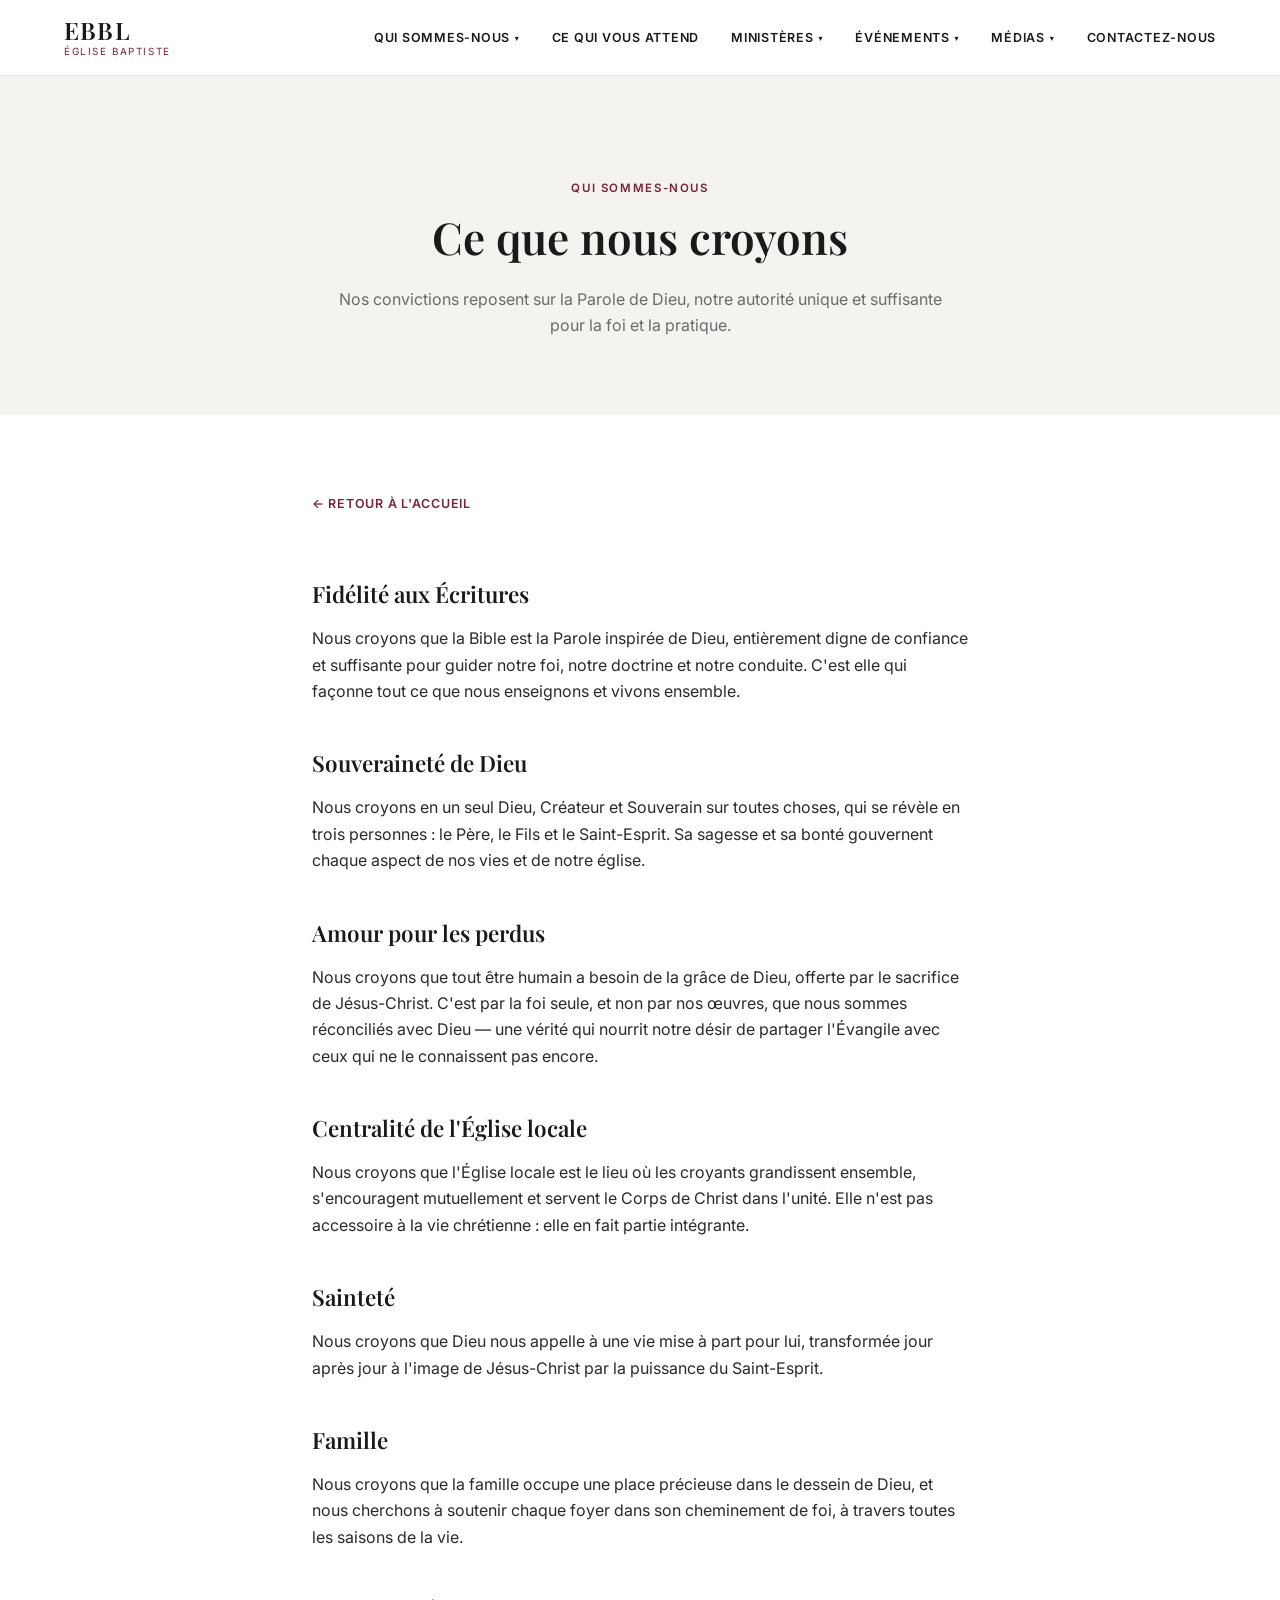
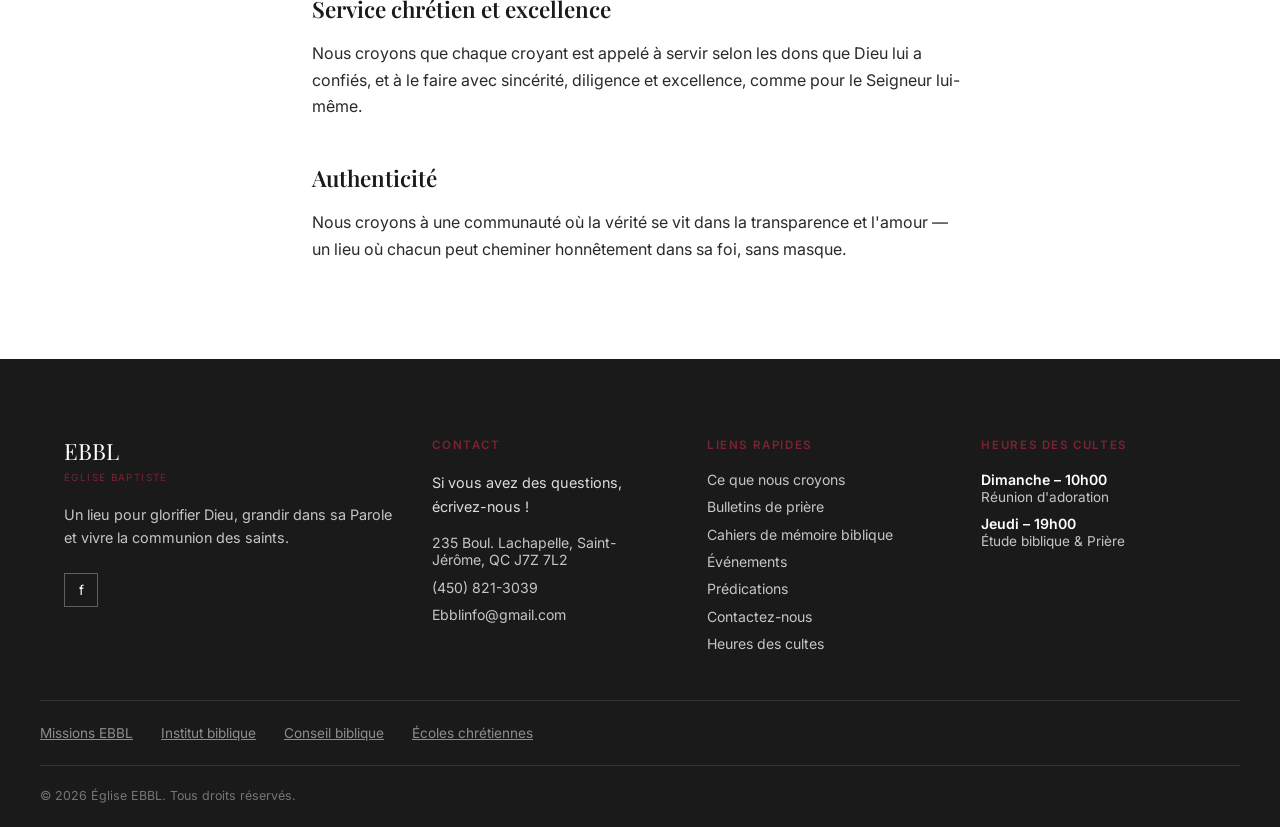
<file: croyances.html>
<!doctype html>
<html lang="fr">
<head>
  <meta charset="UTF-8" />
  <link rel="icon" type="image/svg+xml" href="assets/favicon.svg" />
  <meta name="viewport" content="width=device-width, initial-scale=1.0" />
  <title>Ce que nous croyons — EBBL</title>
  <meta name="description" content="Les convictions de l'EBBL, fondées sur la Parole de Dieu." />
  <link rel="preconnect" href="https://fonts.googleapis.com" />
  <link rel="preconnect" href="https://fonts.gstatic.com" crossorigin />
  <link
    href="https://fonts.googleapis.com/css2?family=Inter:wght@400;500;600&family=Playfair+Display:ital,wght@0,400;0,600;1,400&display=swap"
    rel="stylesheet"
  />
  <link rel="stylesheet" href="css/styles.css" />
</head>
<body class="page--inner">

  <header class="site-header">
    <div class="container site-header__inner">
      <a class="site-header__brand" href="/">
        <span class="site-header__wordmark">EBBL</span>
        <span class="site-header__subtitle">Église Baptiste</span>
      </a>

      <nav class="site-header__nav" aria-label="Navigation principale">
        <ul>
          <li class="site-header__nav-item">
            <a href="#">Qui sommes-nous <span class="site-header__chevron" aria-hidden="true">▾</span></a>
            <ul class="site-header__dropdown">
              <li><a href="croyances.html">Ce que nous croyons</a></li>
              <li><a href="mission.html">Notre mission</a></li>
              <li><a href="historique.html">Historique</a></li>
            </ul>
          </li>
          <li class="site-header__nav-item"><a href="ce-qui-vous-attend.html">Ce qui vous attend</a></li>
          <li class="site-header__nav-item">
            <a href="#">Ministères <span class="site-header__chevron" aria-hidden="true">▾</span></a>
            <ul class="site-header__dropdown">
              <li><a href="ministere-enfants.html">Enfants</a></li>
              <li><a href="ministere-jeunes.html">Jeunes</a></li>
              <li><a href="ministere-adultes.html">Adultes</a></li>
            </ul>
          </li>
          <li class="site-header__nav-item">
            <a href="#">Événements <span class="site-header__chevron" aria-hidden="true">▾</span></a>
            <ul class="site-header__dropdown">
              <li><a href="calendrier.html">Calendrier</a></li>
              <li><a href="evenements.html">Prochains événements</a></li>
            </ul>
          </li>
          <li class="site-header__nav-item">
            <a href="#">Médias <span class="site-header__chevron" aria-hidden="true">▾</span></a>
            <ul class="site-header__dropdown">
              <li><a href="predications.html">Prédications</a></li>
              <li><a href="prieres.html">Bulletins de prière</a></li>
            </ul>
          </li>
          <li class="site-header__nav-item"><a href="contact.html">Contactez-nous</a></li>
        </ul>
      </nav>

      <button type="button" class="site-header__menu-toggle" aria-label="Ouvrir le menu" aria-expanded="false">
        <span></span><span></span><span></span>
      </button>
    </div>

    <nav class="site-header__mobile-nav" aria-label="Navigation mobile">
      <ul>
        <li>
          <a href="#">Qui sommes-nous</a>
          <ul class="site-header__mobile-submenu">
            <li><a href="croyances.html">Ce que nous croyons</a></li>
            <li><a href="mission.html">Notre mission</a></li>
            <li><a href="historique.html">Historique</a></li>
          </ul>
        </li>
        <li><a href="ce-qui-vous-attend.html">Ce qui vous attend</a></li>
        <li>
          <a href="#">Ministères</a>
          <ul class="site-header__mobile-submenu">
            <li><a href="ministere-enfants.html">Enfants</a></li>
            <li><a href="ministere-jeunes.html">Jeunes</a></li>
            <li><a href="ministere-adultes.html">Adultes</a></li>
          </ul>
        </li>
        <li>
          <a href="#">Événements</a>
          <ul class="site-header__mobile-submenu">
            <li><a href="calendrier.html">Calendrier</a></li>
            <li><a href="evenements.html">Prochains événements</a></li>
          </ul>
        </li>
        <li>
          <a href="#">Médias</a>
          <ul class="site-header__mobile-submenu">
            <li><a href="predications.html">Prédications</a></li>
            <li><a href="prieres.html">Bulletins de prière</a></li>
          </ul>
        </li>
        <li><a href="contact.html">Contactez-nous</a></li>
      </ul>
    </nav>
  </header>

  <main>
    <div class="page-header">
      <div class="container">
        <span class="eyebrow">Qui sommes-nous</span>
        <h1>Ce que nous croyons</h1>
        <p class="page-header__lede">Nos convictions reposent sur la Parole de Dieu, notre autorité unique et suffisante pour la foi et la pratique.</p>
      </div>
    </div>

    <div class="page-content">
      <div class="container">
        <a class="page-back-link" href="/">← Retour à l'accueil</a>

        <h2>Fidélité aux Écritures</h2>
        <p>Nous croyons que la Bible est la Parole inspirée de Dieu, entièrement digne de confiance et suffisante pour guider notre foi, notre doctrine et notre conduite. C'est elle qui façonne tout ce que nous enseignons et vivons ensemble.</p>

        <h2>Souveraineté de Dieu</h2>
        <p>Nous croyons en un seul Dieu, Créateur et Souverain sur toutes choses, qui se révèle en trois personnes : le Père, le Fils et le Saint-Esprit. Sa sagesse et sa bonté gouvernent chaque aspect de nos vies et de notre église.</p>

        <h2>Amour pour les perdus</h2>
        <p>Nous croyons que tout être humain a besoin de la grâce de Dieu, offerte par le sacrifice de Jésus-Christ. C'est par la foi seule, et non par nos œuvres, que nous sommes réconciliés avec Dieu — une vérité qui nourrit notre désir de partager l'Évangile avec ceux qui ne le connaissent pas encore.</p>

        <h2>Centralité de l'Église locale</h2>
        <p>Nous croyons que l'Église locale est le lieu où les croyants grandissent ensemble, s'encouragent mutuellement et servent le Corps de Christ dans l'unité. Elle n'est pas accessoire à la vie chrétienne : elle en fait partie intégrante.</p>

        <h2>Sainteté</h2>
        <p>Nous croyons que Dieu nous appelle à une vie mise à part pour lui, transformée jour après jour à l'image de Jésus-Christ par la puissance du Saint-Esprit.</p>

        <h2>Famille</h2>
        <p>Nous croyons que la famille occupe une place précieuse dans le dessein de Dieu, et nous cherchons à soutenir chaque foyer dans son cheminement de foi, à travers toutes les saisons de la vie.</p>

        <h2>Service chrétien et excellence</h2>
        <p>Nous croyons que chaque croyant est appelé à servir selon les dons que Dieu lui a confiés, et à le faire avec sincérité, diligence et excellence, comme pour le Seigneur lui-même.</p>

        <h2>Authenticité</h2>
        <p>Nous croyons à une communauté où la vérité se vit dans la transparence et l'amour — un lieu où chacun peut cheminer honnêtement dans sa foi, sans masque.</p>
      </div>
    </div>
  </main>

  <footer class="site-footer">
    <div class="container site-footer__grid">
      <div class="site-footer__brand">
        <span class="site-footer__wordmark">EBBL</span>
        <span class="site-footer__subtitle">Église Baptiste</span>
        <p class="site-footer__tagline">Un lieu pour glorifier Dieu, grandir dans sa Parole et vivre la communion des saints.</p>
        <a class="site-footer__social" href="#" aria-label="Facebook">f</a>
      </div>

      <div class="site-footer__col">
        <p class="eyebrow">Contact</p>
        <p class="site-footer__contact-intro">Si vous avez des questions, écrivez-nous !</p>
        <ul>
          <li>235 Boul. Lachapelle, Saint-Jérôme, QC J7Z 7L2</li>
          <li>(450) 821-3039</li>
          <li>Ebblinfo@gmail.com</li>
        </ul>
      </div>

      <div class="site-footer__col">
        <p class="eyebrow">Liens rapides</p>
        <ul>
          <li><a href="croyances.html">Ce que nous croyons</a></li>
          <li><a href="prieres.html">Bulletins de prière</a></li>
          <li><a href="cahiers-memoire.html">Cahiers de mémoire biblique</a></li>
          <li><a href="evenements.html">Événements</a></li>
          <li><a href="predications.html">Prédications</a></li>
          <li><a href="contact.html">Contactez-nous</a></li>
          <li><a href="/#top">Heures des cultes</a></li>
        </ul>
      </div>

      <div class="site-footer__col">
        <p class="eyebrow">Heures des cultes</p>
        <ul>
          <li><strong>Dimanche – 10h00</strong><span>Réunion d'adoration</span></li>
          <li><strong>Jeudi – 19h00</strong><span>Étude biblique &amp; Prière</span></li>
        </ul>
      </div>
    </div>

    <div class="container site-footer__secondary">
      <a href="#">Missions EBBL</a>
      <a href="#">Institut biblique</a>
      <a href="#">Conseil biblique</a>
      <a href="#">Écoles chrétiennes</a>
    </div>

    <div class="container site-footer__copyright">
      <p>© 2026 Église EBBL. Tous droits réservés.</p>
    </div>
  </footer>

  <script src="js/main.js"></script>
</body>
</html>
</file>
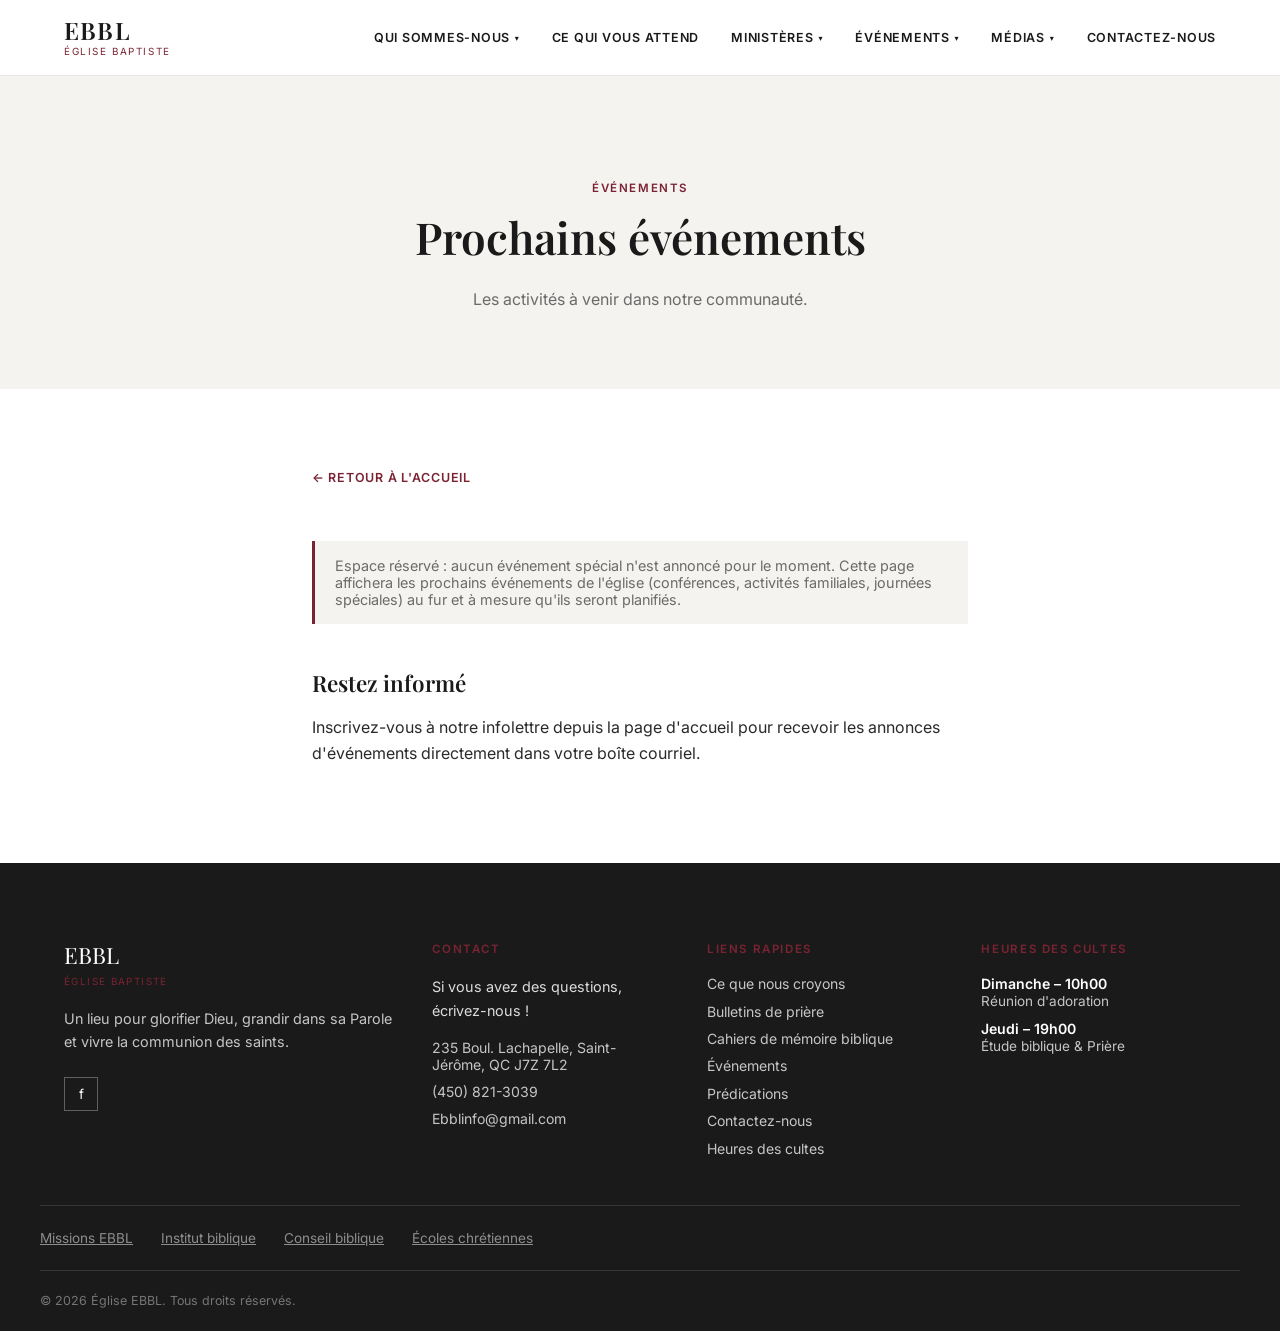
<file: evenements.html>
<!doctype html>
<html lang="fr">
<head>
  <meta charset="UTF-8" />
  <link rel="icon" type="image/svg+xml" href="assets/favicon.svg" />
  <meta name="viewport" content="width=device-width, initial-scale=1.0" />
  <title>Prochains événements — EBBL</title>
  <meta name="description" content="Les prochains événements de l'EBBL." />
  <link rel="preconnect" href="https://fonts.googleapis.com" />
  <link rel="preconnect" href="https://fonts.gstatic.com" crossorigin />
  <link
    href="https://fonts.googleapis.com/css2?family=Inter:wght@400;500;600&family=Playfair+Display:ital,wght@0,400;0,600;1,400&display=swap"
    rel="stylesheet"
  />
  <link rel="stylesheet" href="css/styles.css" />
</head>
<body class="page--inner">

  <header class="site-header">
    <div class="container site-header__inner">
      <a class="site-header__brand" href="/">
        <span class="site-header__wordmark">EBBL</span>
        <span class="site-header__subtitle">Église Baptiste</span>
      </a>

      <nav class="site-header__nav" aria-label="Navigation principale">
        <ul>
          <li class="site-header__nav-item">
            <a href="#">Qui sommes-nous <span class="site-header__chevron" aria-hidden="true">▾</span></a>
            <ul class="site-header__dropdown">
              <li><a href="croyances.html">Ce que nous croyons</a></li>
              <li><a href="mission.html">Notre mission</a></li>
              <li><a href="historique.html">Historique</a></li>
            </ul>
          </li>
          <li class="site-header__nav-item"><a href="ce-qui-vous-attend.html">Ce qui vous attend</a></li>
          <li class="site-header__nav-item">
            <a href="#">Ministères <span class="site-header__chevron" aria-hidden="true">▾</span></a>
            <ul class="site-header__dropdown">
              <li><a href="ministere-enfants.html">Enfants</a></li>
              <li><a href="ministere-jeunes.html">Jeunes</a></li>
              <li><a href="ministere-adultes.html">Adultes</a></li>
            </ul>
          </li>
          <li class="site-header__nav-item">
            <a href="#">Événements <span class="site-header__chevron" aria-hidden="true">▾</span></a>
            <ul class="site-header__dropdown">
              <li><a href="calendrier.html">Calendrier</a></li>
              <li><a href="evenements.html">Prochains événements</a></li>
            </ul>
          </li>
          <li class="site-header__nav-item">
            <a href="#">Médias <span class="site-header__chevron" aria-hidden="true">▾</span></a>
            <ul class="site-header__dropdown">
              <li><a href="predications.html">Prédications</a></li>
              <li><a href="prieres.html">Bulletins de prière</a></li>
            </ul>
          </li>
          <li class="site-header__nav-item"><a href="contact.html">Contactez-nous</a></li>
        </ul>
      </nav>

      <button type="button" class="site-header__menu-toggle" aria-label="Ouvrir le menu" aria-expanded="false">
        <span></span><span></span><span></span>
      </button>
    </div>

    <nav class="site-header__mobile-nav" aria-label="Navigation mobile">
      <ul>
        <li>
          <a href="#">Qui sommes-nous</a>
          <ul class="site-header__mobile-submenu">
            <li><a href="croyances.html">Ce que nous croyons</a></li>
            <li><a href="mission.html">Notre mission</a></li>
            <li><a href="historique.html">Historique</a></li>
          </ul>
        </li>
        <li><a href="ce-qui-vous-attend.html">Ce qui vous attend</a></li>
        <li>
          <a href="#">Ministères</a>
          <ul class="site-header__mobile-submenu">
            <li><a href="ministere-enfants.html">Enfants</a></li>
            <li><a href="ministere-jeunes.html">Jeunes</a></li>
            <li><a href="ministere-adultes.html">Adultes</a></li>
          </ul>
        </li>
        <li>
          <a href="#">Événements</a>
          <ul class="site-header__mobile-submenu">
            <li><a href="calendrier.html">Calendrier</a></li>
            <li><a href="evenements.html">Prochains événements</a></li>
          </ul>
        </li>
        <li>
          <a href="#">Médias</a>
          <ul class="site-header__mobile-submenu">
            <li><a href="predications.html">Prédications</a></li>
            <li><a href="prieres.html">Bulletins de prière</a></li>
          </ul>
        </li>
        <li><a href="contact.html">Contactez-nous</a></li>
      </ul>
    </nav>
  </header>

  <main>
    <div class="page-header">
      <div class="container">
        <span class="eyebrow">Événements</span>
        <h1>Prochains événements</h1>
        <p class="page-header__lede">Les activités à venir dans notre communauté.</p>
      </div>
    </div>

    <div class="page-content">
      <div class="container">
        <a class="page-back-link" href="/">← Retour à l'accueil</a>
        <div class="page-placeholder-note">Espace réservé : aucun événement spécial n'est annoncé pour le moment. Cette page affichera les prochains événements de l'église (conférences, activités familiales, journées spéciales) au fur et à mesure qu'ils seront planifiés.</div>
        <h2>Restez informé</h2>
        <p>Inscrivez-vous à notre infolettre depuis la page d'accueil pour recevoir les annonces d'événements directement dans votre boîte courriel.</p>

      </div>
    </div>
  </main>

  <footer class="site-footer">
    <div class="container site-footer__grid">
      <div class="site-footer__brand">
        <span class="site-footer__wordmark">EBBL</span>
        <span class="site-footer__subtitle">Église Baptiste</span>
        <p class="site-footer__tagline">Un lieu pour glorifier Dieu, grandir dans sa Parole et vivre la communion des saints.</p>
        <a class="site-footer__social" href="#" aria-label="Facebook">f</a>
      </div>

      <div class="site-footer__col">
        <p class="eyebrow">Contact</p>
        <p class="site-footer__contact-intro">Si vous avez des questions, écrivez-nous !</p>
        <ul>
          <li>235 Boul. Lachapelle, Saint-Jérôme, QC J7Z 7L2</li>
          <li>(450) 821-3039</li>
          <li>Ebblinfo@gmail.com</li>
        </ul>
      </div>

      <div class="site-footer__col">
        <p class="eyebrow">Liens rapides</p>
        <ul>
          <li><a href="croyances.html">Ce que nous croyons</a></li>
          <li><a href="prieres.html">Bulletins de prière</a></li>
          <li><a href="cahiers-memoire.html">Cahiers de mémoire biblique</a></li>
          <li><a href="evenements.html">Événements</a></li>
          <li><a href="predications.html">Prédications</a></li>
          <li><a href="contact.html">Contactez-nous</a></li>
          <li><a href="/#top">Heures des cultes</a></li>
        </ul>
      </div>

      <div class="site-footer__col">
        <p class="eyebrow">Heures des cultes</p>
        <ul>
          <li><strong>Dimanche – 10h00</strong><span>Réunion d'adoration</span></li>
          <li><strong>Jeudi – 19h00</strong><span>Étude biblique &amp; Prière</span></li>
        </ul>
      </div>
    </div>

    <div class="container site-footer__secondary">
      <a href="#">Missions EBBL</a>
      <a href="#">Institut biblique</a>
      <a href="#">Conseil biblique</a>
      <a href="#">Écoles chrétiennes</a>
    </div>

    <div class="container site-footer__copyright">
      <p>© 2026 Église EBBL. Tous droits réservés.</p>
    </div>
  </footer>

  <script src="js/main.js"></script>
</body>
</html>
</file>
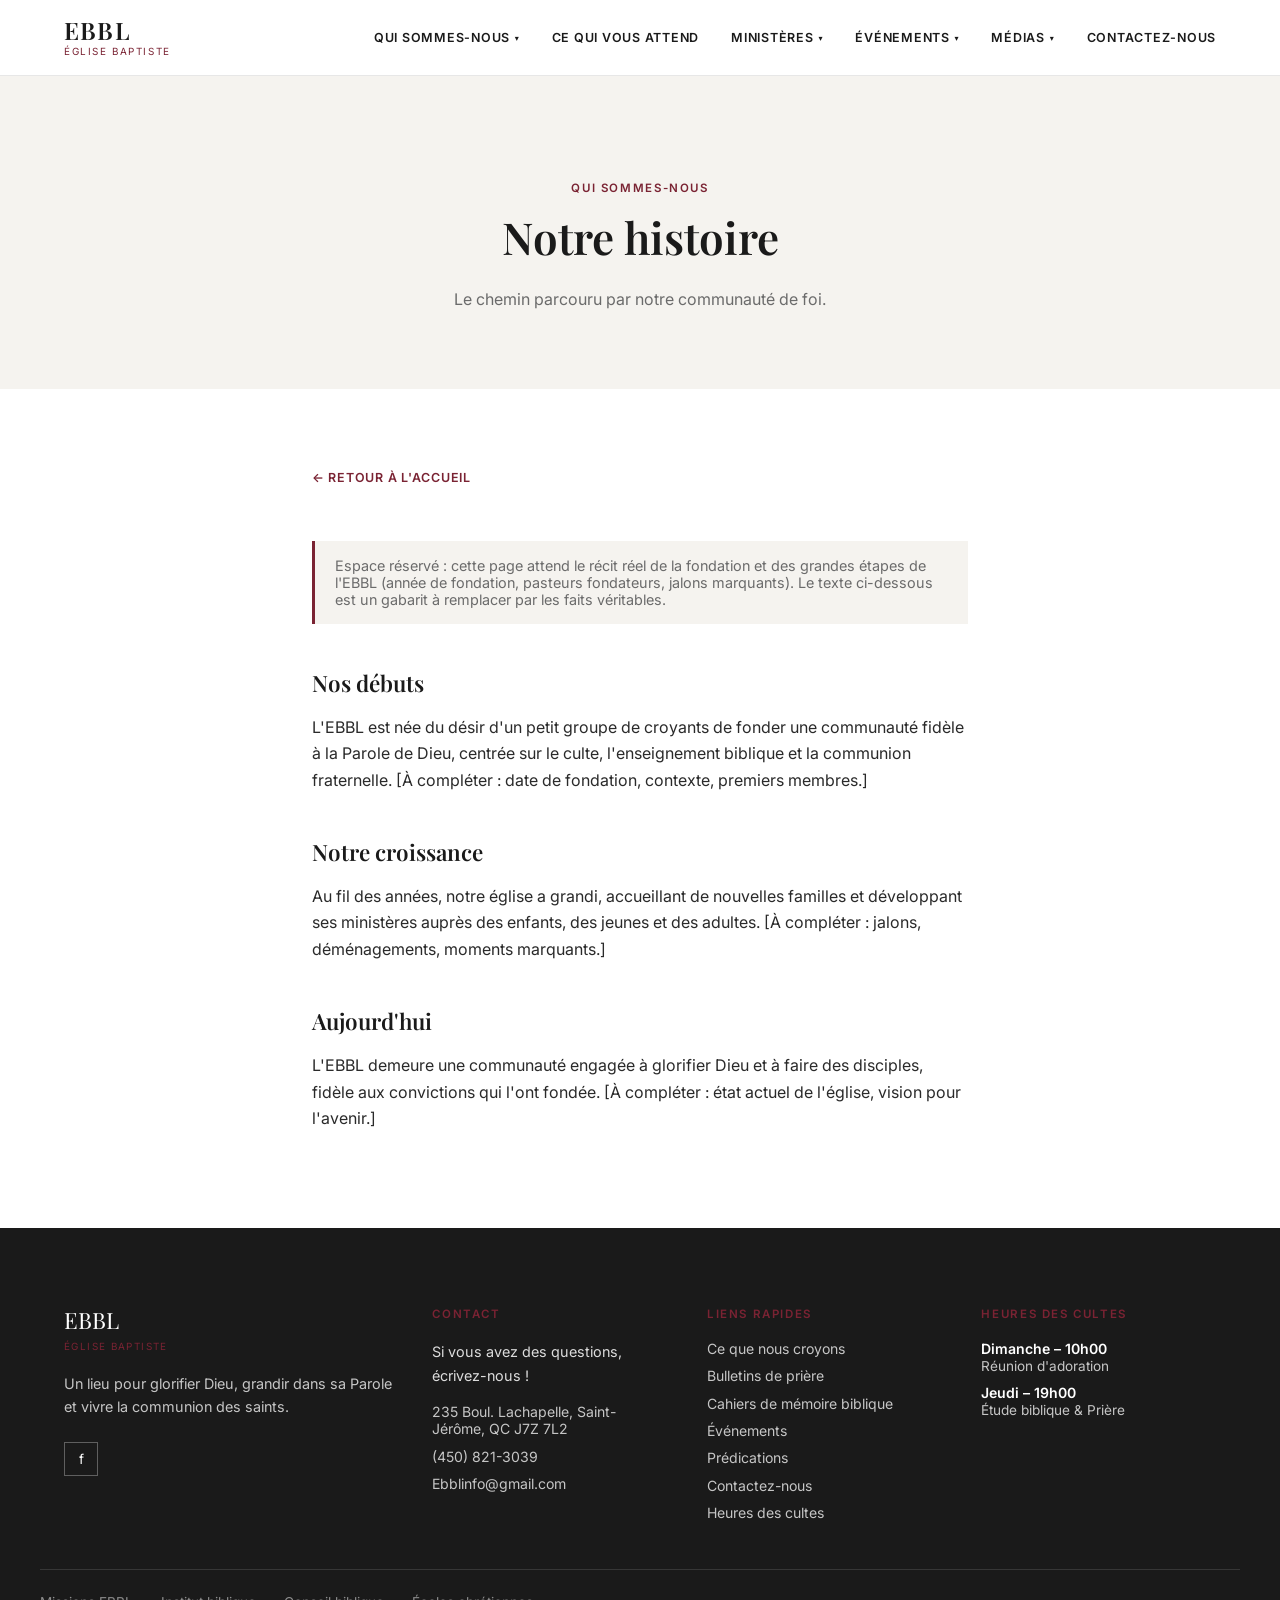
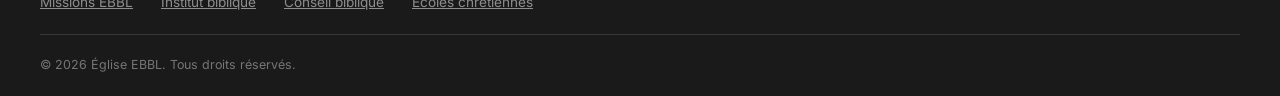
<file: historique.html>
<!doctype html>
<html lang="fr">
<head>
  <meta charset="UTF-8" />
  <link rel="icon" type="image/svg+xml" href="assets/favicon.svg" />
  <meta name="viewport" content="width=device-width, initial-scale=1.0" />
  <title>Historique — EBBL</title>
  <meta name="description" content="L'histoire de l'EBBL." />
  <link rel="preconnect" href="https://fonts.googleapis.com" />
  <link rel="preconnect" href="https://fonts.gstatic.com" crossorigin />
  <link
    href="https://fonts.googleapis.com/css2?family=Inter:wght@400;500;600&family=Playfair+Display:ital,wght@0,400;0,600;1,400&display=swap"
    rel="stylesheet"
  />
  <link rel="stylesheet" href="css/styles.css" />
</head>
<body class="page--inner">

  <header class="site-header">
    <div class="container site-header__inner">
      <a class="site-header__brand" href="/">
        <span class="site-header__wordmark">EBBL</span>
        <span class="site-header__subtitle">Église Baptiste</span>
      </a>

      <nav class="site-header__nav" aria-label="Navigation principale">
        <ul>
          <li class="site-header__nav-item">
            <a href="#">Qui sommes-nous <span class="site-header__chevron" aria-hidden="true">▾</span></a>
            <ul class="site-header__dropdown">
              <li><a href="croyances.html">Ce que nous croyons</a></li>
              <li><a href="mission.html">Notre mission</a></li>
              <li><a href="historique.html">Historique</a></li>
            </ul>
          </li>
          <li class="site-header__nav-item"><a href="ce-qui-vous-attend.html">Ce qui vous attend</a></li>
          <li class="site-header__nav-item">
            <a href="#">Ministères <span class="site-header__chevron" aria-hidden="true">▾</span></a>
            <ul class="site-header__dropdown">
              <li><a href="ministere-enfants.html">Enfants</a></li>
              <li><a href="ministere-jeunes.html">Jeunes</a></li>
              <li><a href="ministere-adultes.html">Adultes</a></li>
            </ul>
          </li>
          <li class="site-header__nav-item">
            <a href="#">Événements <span class="site-header__chevron" aria-hidden="true">▾</span></a>
            <ul class="site-header__dropdown">
              <li><a href="calendrier.html">Calendrier</a></li>
              <li><a href="evenements.html">Prochains événements</a></li>
            </ul>
          </li>
          <li class="site-header__nav-item">
            <a href="#">Médias <span class="site-header__chevron" aria-hidden="true">▾</span></a>
            <ul class="site-header__dropdown">
              <li><a href="predications.html">Prédications</a></li>
              <li><a href="prieres.html">Bulletins de prière</a></li>
            </ul>
          </li>
          <li class="site-header__nav-item"><a href="contact.html">Contactez-nous</a></li>
        </ul>
      </nav>

      <button type="button" class="site-header__menu-toggle" aria-label="Ouvrir le menu" aria-expanded="false">
        <span></span><span></span><span></span>
      </button>
    </div>

    <nav class="site-header__mobile-nav" aria-label="Navigation mobile">
      <ul>
        <li>
          <a href="#">Qui sommes-nous</a>
          <ul class="site-header__mobile-submenu">
            <li><a href="croyances.html">Ce que nous croyons</a></li>
            <li><a href="mission.html">Notre mission</a></li>
            <li><a href="historique.html">Historique</a></li>
          </ul>
        </li>
        <li><a href="ce-qui-vous-attend.html">Ce qui vous attend</a></li>
        <li>
          <a href="#">Ministères</a>
          <ul class="site-header__mobile-submenu">
            <li><a href="ministere-enfants.html">Enfants</a></li>
            <li><a href="ministere-jeunes.html">Jeunes</a></li>
            <li><a href="ministere-adultes.html">Adultes</a></li>
          </ul>
        </li>
        <li>
          <a href="#">Événements</a>
          <ul class="site-header__mobile-submenu">
            <li><a href="calendrier.html">Calendrier</a></li>
            <li><a href="evenements.html">Prochains événements</a></li>
          </ul>
        </li>
        <li>
          <a href="#">Médias</a>
          <ul class="site-header__mobile-submenu">
            <li><a href="predications.html">Prédications</a></li>
            <li><a href="prieres.html">Bulletins de prière</a></li>
          </ul>
        </li>
        <li><a href="contact.html">Contactez-nous</a></li>
      </ul>
    </nav>
  </header>

  <main>
    <div class="page-header">
      <div class="container">
        <span class="eyebrow">Qui sommes-nous</span>
        <h1>Notre histoire</h1>
        <p class="page-header__lede">Le chemin parcouru par notre communauté de foi.</p>
      </div>
    </div>

    <div class="page-content">
      <div class="container">
        <a class="page-back-link" href="/">← Retour à l'accueil</a>
        <div class="page-placeholder-note">Espace réservé : cette page attend le récit réel de la fondation et des grandes étapes de l'EBBL (année de fondation, pasteurs fondateurs, jalons marquants). Le texte ci-dessous est un gabarit à remplacer par les faits véritables.</div>
        <h2>Nos débuts</h2>
        <p>L'EBBL est née du désir d'un petit groupe de croyants de fonder une communauté fidèle à la Parole de Dieu, centrée sur le culte, l'enseignement biblique et la communion fraternelle. [À compléter : date de fondation, contexte, premiers membres.]</p>
        <h2>Notre croissance</h2>
        <p>Au fil des années, notre église a grandi, accueillant de nouvelles familles et développant ses ministères auprès des enfants, des jeunes et des adultes. [À compléter : jalons, déménagements, moments marquants.]</p>
        <h2>Aujourd'hui</h2>
        <p>L'EBBL demeure une communauté engagée à glorifier Dieu et à faire des disciples, fidèle aux convictions qui l'ont fondée. [À compléter : état actuel de l'église, vision pour l'avenir.]</p>

      </div>
    </div>
  </main>

  <footer class="site-footer">
    <div class="container site-footer__grid">
      <div class="site-footer__brand">
        <span class="site-footer__wordmark">EBBL</span>
        <span class="site-footer__subtitle">Église Baptiste</span>
        <p class="site-footer__tagline">Un lieu pour glorifier Dieu, grandir dans sa Parole et vivre la communion des saints.</p>
        <a class="site-footer__social" href="#" aria-label="Facebook">f</a>
      </div>

      <div class="site-footer__col">
        <p class="eyebrow">Contact</p>
        <p class="site-footer__contact-intro">Si vous avez des questions, écrivez-nous !</p>
        <ul>
          <li>235 Boul. Lachapelle, Saint-Jérôme, QC J7Z 7L2</li>
          <li>(450) 821-3039</li>
          <li>Ebblinfo@gmail.com</li>
        </ul>
      </div>

      <div class="site-footer__col">
        <p class="eyebrow">Liens rapides</p>
        <ul>
          <li><a href="croyances.html">Ce que nous croyons</a></li>
          <li><a href="prieres.html">Bulletins de prière</a></li>
          <li><a href="cahiers-memoire.html">Cahiers de mémoire biblique</a></li>
          <li><a href="evenements.html">Événements</a></li>
          <li><a href="predications.html">Prédications</a></li>
          <li><a href="contact.html">Contactez-nous</a></li>
          <li><a href="/#top">Heures des cultes</a></li>
        </ul>
      </div>

      <div class="site-footer__col">
        <p class="eyebrow">Heures des cultes</p>
        <ul>
          <li><strong>Dimanche – 10h00</strong><span>Réunion d'adoration</span></li>
          <li><strong>Jeudi – 19h00</strong><span>Étude biblique &amp; Prière</span></li>
        </ul>
      </div>
    </div>

    <div class="container site-footer__secondary">
      <a href="#">Missions EBBL</a>
      <a href="#">Institut biblique</a>
      <a href="#">Conseil biblique</a>
      <a href="#">Écoles chrétiennes</a>
    </div>

    <div class="container site-footer__copyright">
      <p>© 2026 Église EBBL. Tous droits réservés.</p>
    </div>
  </footer>

  <script src="js/main.js"></script>
</body>
</html>
</file>
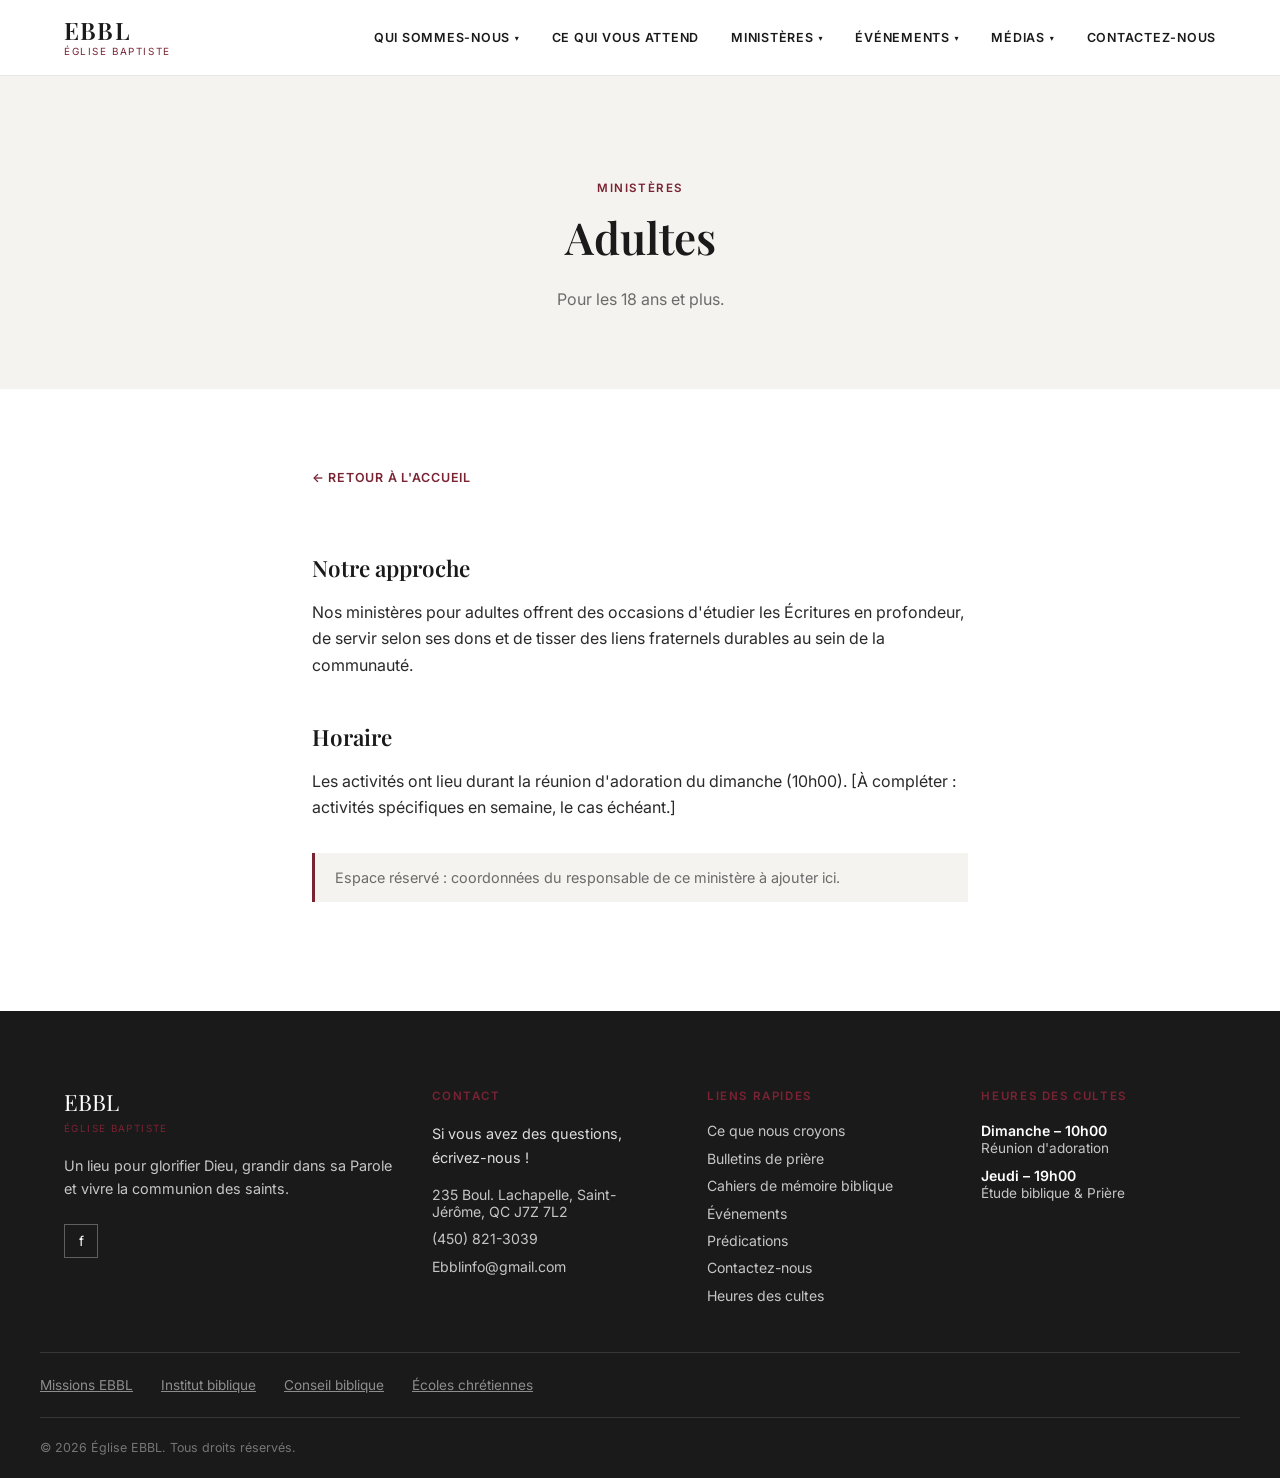
<file: ministere-adultes.html>
<!doctype html>
<html lang="fr">
<head>
  <meta charset="UTF-8" />
  <link rel="icon" type="image/svg+xml" href="assets/favicon.svg" />
  <meta name="viewport" content="width=device-width, initial-scale=1.0" />
  <title>Ministère Adultes — EBBL</title>
  <meta name="description" content="Le ministère Adultes de l'EBBL." />
  <link rel="preconnect" href="https://fonts.googleapis.com" />
  <link rel="preconnect" href="https://fonts.gstatic.com" crossorigin />
  <link
    href="https://fonts.googleapis.com/css2?family=Inter:wght@400;500;600&family=Playfair+Display:ital,wght@0,400;0,600;1,400&display=swap"
    rel="stylesheet"
  />
  <link rel="stylesheet" href="css/styles.css" />
</head>
<body class="page--inner">

  <header class="site-header">
    <div class="container site-header__inner">
      <a class="site-header__brand" href="/">
        <span class="site-header__wordmark">EBBL</span>
        <span class="site-header__subtitle">Église Baptiste</span>
      </a>

      <nav class="site-header__nav" aria-label="Navigation principale">
        <ul>
          <li class="site-header__nav-item">
            <a href="#">Qui sommes-nous <span class="site-header__chevron" aria-hidden="true">▾</span></a>
            <ul class="site-header__dropdown">
              <li><a href="croyances.html">Ce que nous croyons</a></li>
              <li><a href="mission.html">Notre mission</a></li>
              <li><a href="historique.html">Historique</a></li>
            </ul>
          </li>
          <li class="site-header__nav-item"><a href="ce-qui-vous-attend.html">Ce qui vous attend</a></li>
          <li class="site-header__nav-item">
            <a href="#">Ministères <span class="site-header__chevron" aria-hidden="true">▾</span></a>
            <ul class="site-header__dropdown">
              <li><a href="ministere-enfants.html">Enfants</a></li>
              <li><a href="ministere-jeunes.html">Jeunes</a></li>
              <li><a href="ministere-adultes.html">Adultes</a></li>
            </ul>
          </li>
          <li class="site-header__nav-item">
            <a href="#">Événements <span class="site-header__chevron" aria-hidden="true">▾</span></a>
            <ul class="site-header__dropdown">
              <li><a href="calendrier.html">Calendrier</a></li>
              <li><a href="evenements.html">Prochains événements</a></li>
            </ul>
          </li>
          <li class="site-header__nav-item">
            <a href="#">Médias <span class="site-header__chevron" aria-hidden="true">▾</span></a>
            <ul class="site-header__dropdown">
              <li><a href="predications.html">Prédications</a></li>
              <li><a href="prieres.html">Bulletins de prière</a></li>
            </ul>
          </li>
          <li class="site-header__nav-item"><a href="contact.html">Contactez-nous</a></li>
        </ul>
      </nav>

      <button type="button" class="site-header__menu-toggle" aria-label="Ouvrir le menu" aria-expanded="false">
        <span></span><span></span><span></span>
      </button>
    </div>

    <nav class="site-header__mobile-nav" aria-label="Navigation mobile">
      <ul>
        <li>
          <a href="#">Qui sommes-nous</a>
          <ul class="site-header__mobile-submenu">
            <li><a href="croyances.html">Ce que nous croyons</a></li>
            <li><a href="mission.html">Notre mission</a></li>
            <li><a href="historique.html">Historique</a></li>
          </ul>
        </li>
        <li><a href="ce-qui-vous-attend.html">Ce qui vous attend</a></li>
        <li>
          <a href="#">Ministères</a>
          <ul class="site-header__mobile-submenu">
            <li><a href="ministere-enfants.html">Enfants</a></li>
            <li><a href="ministere-jeunes.html">Jeunes</a></li>
            <li><a href="ministere-adultes.html">Adultes</a></li>
          </ul>
        </li>
        <li>
          <a href="#">Événements</a>
          <ul class="site-header__mobile-submenu">
            <li><a href="calendrier.html">Calendrier</a></li>
            <li><a href="evenements.html">Prochains événements</a></li>
          </ul>
        </li>
        <li>
          <a href="#">Médias</a>
          <ul class="site-header__mobile-submenu">
            <li><a href="predications.html">Prédications</a></li>
            <li><a href="prieres.html">Bulletins de prière</a></li>
          </ul>
        </li>
        <li><a href="contact.html">Contactez-nous</a></li>
      </ul>
    </nav>
  </header>

  <main>
    <div class="page-header">
      <div class="container">
        <span class="eyebrow">Ministères</span>
        <h1>Adultes</h1>
        <p class="page-header__lede">Pour les 18 ans et plus.</p>
      </div>
    </div>

    <div class="page-content">
      <div class="container">
        <a class="page-back-link" href="/">← Retour à l'accueil</a>
        <h2>Notre approche</h2>
        <p>Nos ministères pour adultes offrent des occasions d'étudier les Écritures en profondeur, de servir selon ses dons et de tisser des liens fraternels durables au sein de la communauté.</p>
        <h2>Horaire</h2>
        <p>Les activités ont lieu durant la réunion d'adoration du dimanche (10h00). [À compléter : activités spécifiques en semaine, le cas échéant.]</p>
        <div class="page-placeholder-note">Espace réservé : coordonnées du responsable de ce ministère à ajouter ici.</div>

      </div>
    </div>
  </main>

  <footer class="site-footer">
    <div class="container site-footer__grid">
      <div class="site-footer__brand">
        <span class="site-footer__wordmark">EBBL</span>
        <span class="site-footer__subtitle">Église Baptiste</span>
        <p class="site-footer__tagline">Un lieu pour glorifier Dieu, grandir dans sa Parole et vivre la communion des saints.</p>
        <a class="site-footer__social" href="#" aria-label="Facebook">f</a>
      </div>

      <div class="site-footer__col">
        <p class="eyebrow">Contact</p>
        <p class="site-footer__contact-intro">Si vous avez des questions, écrivez-nous !</p>
        <ul>
          <li>235 Boul. Lachapelle, Saint-Jérôme, QC J7Z 7L2</li>
          <li>(450) 821-3039</li>
          <li>Ebblinfo@gmail.com</li>
        </ul>
      </div>

      <div class="site-footer__col">
        <p class="eyebrow">Liens rapides</p>
        <ul>
          <li><a href="croyances.html">Ce que nous croyons</a></li>
          <li><a href="prieres.html">Bulletins de prière</a></li>
          <li><a href="cahiers-memoire.html">Cahiers de mémoire biblique</a></li>
          <li><a href="evenements.html">Événements</a></li>
          <li><a href="predications.html">Prédications</a></li>
          <li><a href="contact.html">Contactez-nous</a></li>
          <li><a href="/#top">Heures des cultes</a></li>
        </ul>
      </div>

      <div class="site-footer__col">
        <p class="eyebrow">Heures des cultes</p>
        <ul>
          <li><strong>Dimanche – 10h00</strong><span>Réunion d'adoration</span></li>
          <li><strong>Jeudi – 19h00</strong><span>Étude biblique &amp; Prière</span></li>
        </ul>
      </div>
    </div>

    <div class="container site-footer__secondary">
      <a href="#">Missions EBBL</a>
      <a href="#">Institut biblique</a>
      <a href="#">Conseil biblique</a>
      <a href="#">Écoles chrétiennes</a>
    </div>

    <div class="container site-footer__copyright">
      <p>© 2026 Église EBBL. Tous droits réservés.</p>
    </div>
  </footer>

  <script src="js/main.js"></script>
</body>
</html>
</file>
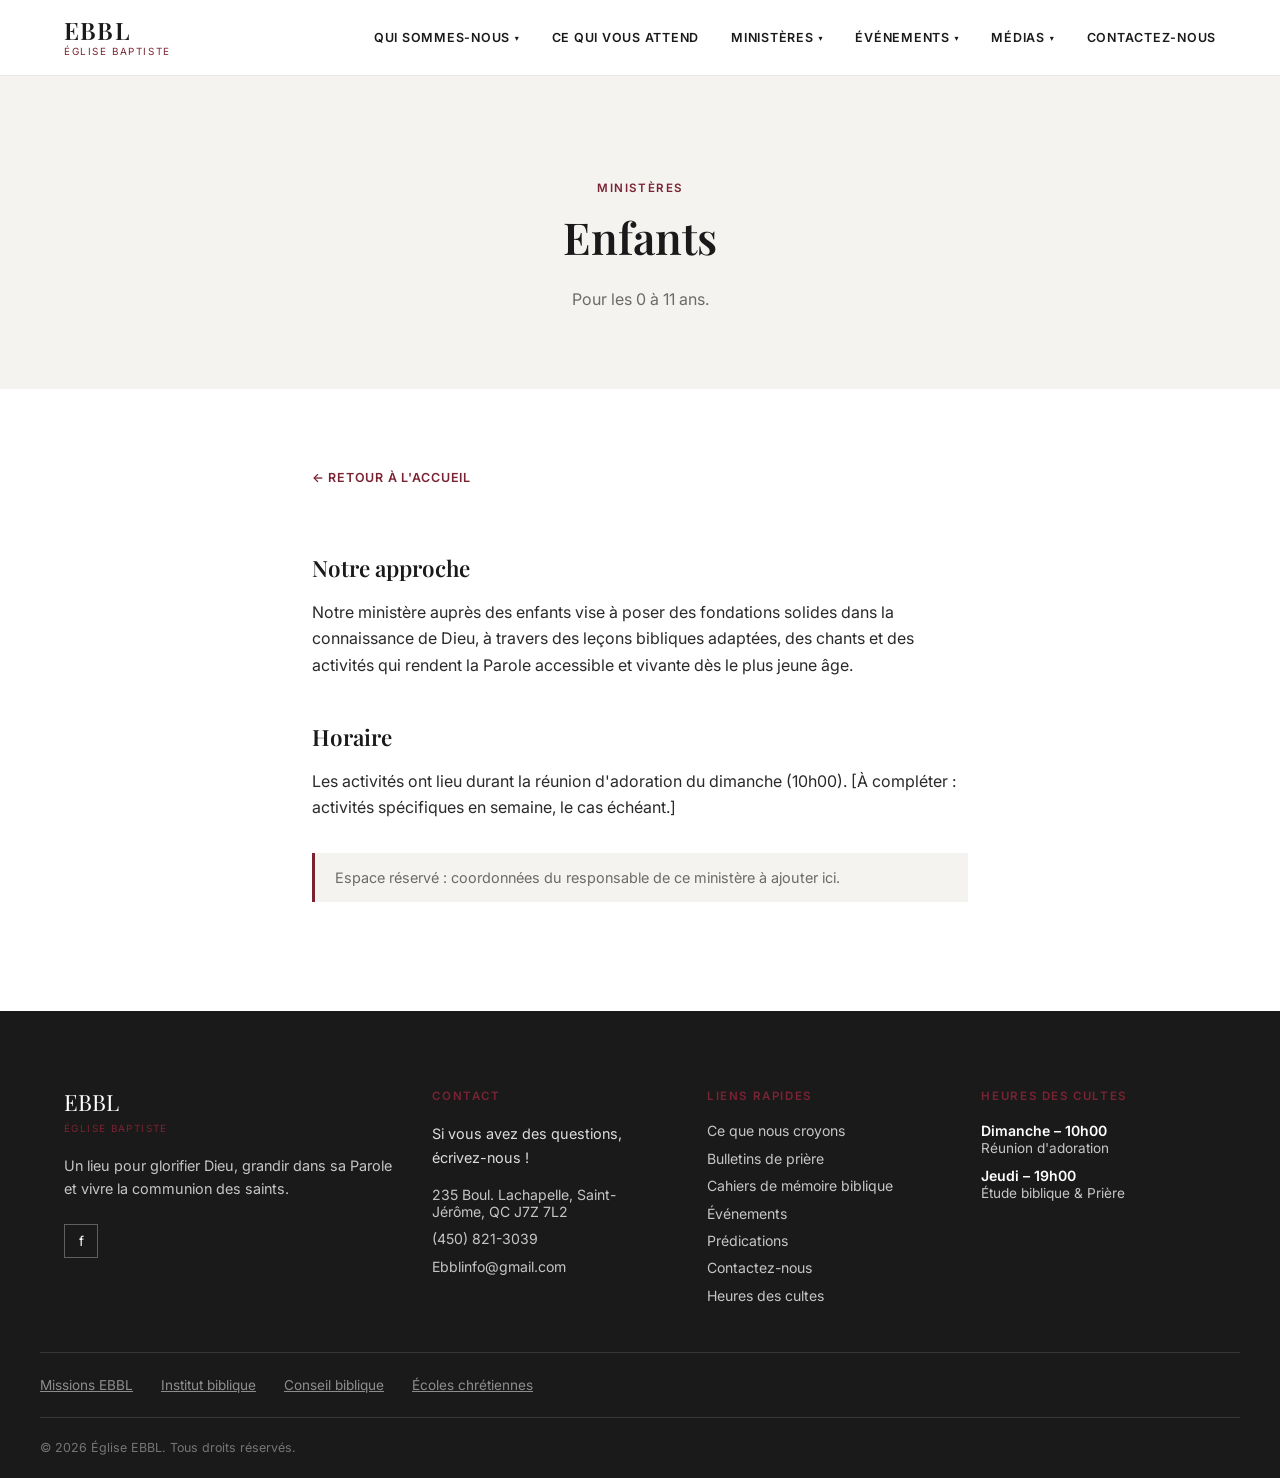
<file: ministere-enfants.html>
<!doctype html>
<html lang="fr">
<head>
  <meta charset="UTF-8" />
  <link rel="icon" type="image/svg+xml" href="assets/favicon.svg" />
  <meta name="viewport" content="width=device-width, initial-scale=1.0" />
  <title>Ministère Enfants — EBBL</title>
  <meta name="description" content="Le ministère Enfants de l'EBBL." />
  <link rel="preconnect" href="https://fonts.googleapis.com" />
  <link rel="preconnect" href="https://fonts.gstatic.com" crossorigin />
  <link
    href="https://fonts.googleapis.com/css2?family=Inter:wght@400;500;600&family=Playfair+Display:ital,wght@0,400;0,600;1,400&display=swap"
    rel="stylesheet"
  />
  <link rel="stylesheet" href="css/styles.css" />
</head>
<body class="page--inner">

  <header class="site-header">
    <div class="container site-header__inner">
      <a class="site-header__brand" href="/">
        <span class="site-header__wordmark">EBBL</span>
        <span class="site-header__subtitle">Église Baptiste</span>
      </a>

      <nav class="site-header__nav" aria-label="Navigation principale">
        <ul>
          <li class="site-header__nav-item">
            <a href="#">Qui sommes-nous <span class="site-header__chevron" aria-hidden="true">▾</span></a>
            <ul class="site-header__dropdown">
              <li><a href="croyances.html">Ce que nous croyons</a></li>
              <li><a href="mission.html">Notre mission</a></li>
              <li><a href="historique.html">Historique</a></li>
            </ul>
          </li>
          <li class="site-header__nav-item"><a href="ce-qui-vous-attend.html">Ce qui vous attend</a></li>
          <li class="site-header__nav-item">
            <a href="#">Ministères <span class="site-header__chevron" aria-hidden="true">▾</span></a>
            <ul class="site-header__dropdown">
              <li><a href="ministere-enfants.html">Enfants</a></li>
              <li><a href="ministere-jeunes.html">Jeunes</a></li>
              <li><a href="ministere-adultes.html">Adultes</a></li>
            </ul>
          </li>
          <li class="site-header__nav-item">
            <a href="#">Événements <span class="site-header__chevron" aria-hidden="true">▾</span></a>
            <ul class="site-header__dropdown">
              <li><a href="calendrier.html">Calendrier</a></li>
              <li><a href="evenements.html">Prochains événements</a></li>
            </ul>
          </li>
          <li class="site-header__nav-item">
            <a href="#">Médias <span class="site-header__chevron" aria-hidden="true">▾</span></a>
            <ul class="site-header__dropdown">
              <li><a href="predications.html">Prédications</a></li>
              <li><a href="prieres.html">Bulletins de prière</a></li>
            </ul>
          </li>
          <li class="site-header__nav-item"><a href="contact.html">Contactez-nous</a></li>
        </ul>
      </nav>

      <button type="button" class="site-header__menu-toggle" aria-label="Ouvrir le menu" aria-expanded="false">
        <span></span><span></span><span></span>
      </button>
    </div>

    <nav class="site-header__mobile-nav" aria-label="Navigation mobile">
      <ul>
        <li>
          <a href="#">Qui sommes-nous</a>
          <ul class="site-header__mobile-submenu">
            <li><a href="croyances.html">Ce que nous croyons</a></li>
            <li><a href="mission.html">Notre mission</a></li>
            <li><a href="historique.html">Historique</a></li>
          </ul>
        </li>
        <li><a href="ce-qui-vous-attend.html">Ce qui vous attend</a></li>
        <li>
          <a href="#">Ministères</a>
          <ul class="site-header__mobile-submenu">
            <li><a href="ministere-enfants.html">Enfants</a></li>
            <li><a href="ministere-jeunes.html">Jeunes</a></li>
            <li><a href="ministere-adultes.html">Adultes</a></li>
          </ul>
        </li>
        <li>
          <a href="#">Événements</a>
          <ul class="site-header__mobile-submenu">
            <li><a href="calendrier.html">Calendrier</a></li>
            <li><a href="evenements.html">Prochains événements</a></li>
          </ul>
        </li>
        <li>
          <a href="#">Médias</a>
          <ul class="site-header__mobile-submenu">
            <li><a href="predications.html">Prédications</a></li>
            <li><a href="prieres.html">Bulletins de prière</a></li>
          </ul>
        </li>
        <li><a href="contact.html">Contactez-nous</a></li>
      </ul>
    </nav>
  </header>

  <main>
    <div class="page-header">
      <div class="container">
        <span class="eyebrow">Ministères</span>
        <h1>Enfants</h1>
        <p class="page-header__lede">Pour les 0 à 11 ans.</p>
      </div>
    </div>

    <div class="page-content">
      <div class="container">
        <a class="page-back-link" href="/">← Retour à l'accueil</a>
        <h2>Notre approche</h2>
        <p>Notre ministère auprès des enfants vise à poser des fondations solides dans la connaissance de Dieu, à travers des leçons bibliques adaptées, des chants et des activités qui rendent la Parole accessible et vivante dès le plus jeune âge.</p>
        <h2>Horaire</h2>
        <p>Les activités ont lieu durant la réunion d'adoration du dimanche (10h00). [À compléter : activités spécifiques en semaine, le cas échéant.]</p>
        <div class="page-placeholder-note">Espace réservé : coordonnées du responsable de ce ministère à ajouter ici.</div>

      </div>
    </div>
  </main>

  <footer class="site-footer">
    <div class="container site-footer__grid">
      <div class="site-footer__brand">
        <span class="site-footer__wordmark">EBBL</span>
        <span class="site-footer__subtitle">Église Baptiste</span>
        <p class="site-footer__tagline">Un lieu pour glorifier Dieu, grandir dans sa Parole et vivre la communion des saints.</p>
        <a class="site-footer__social" href="#" aria-label="Facebook">f</a>
      </div>

      <div class="site-footer__col">
        <p class="eyebrow">Contact</p>
        <p class="site-footer__contact-intro">Si vous avez des questions, écrivez-nous !</p>
        <ul>
          <li>235 Boul. Lachapelle, Saint-Jérôme, QC J7Z 7L2</li>
          <li>(450) 821-3039</li>
          <li>Ebblinfo@gmail.com</li>
        </ul>
      </div>

      <div class="site-footer__col">
        <p class="eyebrow">Liens rapides</p>
        <ul>
          <li><a href="croyances.html">Ce que nous croyons</a></li>
          <li><a href="prieres.html">Bulletins de prière</a></li>
          <li><a href="cahiers-memoire.html">Cahiers de mémoire biblique</a></li>
          <li><a href="evenements.html">Événements</a></li>
          <li><a href="predications.html">Prédications</a></li>
          <li><a href="contact.html">Contactez-nous</a></li>
          <li><a href="/#top">Heures des cultes</a></li>
        </ul>
      </div>

      <div class="site-footer__col">
        <p class="eyebrow">Heures des cultes</p>
        <ul>
          <li><strong>Dimanche – 10h00</strong><span>Réunion d'adoration</span></li>
          <li><strong>Jeudi – 19h00</strong><span>Étude biblique &amp; Prière</span></li>
        </ul>
      </div>
    </div>

    <div class="container site-footer__secondary">
      <a href="#">Missions EBBL</a>
      <a href="#">Institut biblique</a>
      <a href="#">Conseil biblique</a>
      <a href="#">Écoles chrétiennes</a>
    </div>

    <div class="container site-footer__copyright">
      <p>© 2026 Église EBBL. Tous droits réservés.</p>
    </div>
  </footer>

  <script src="js/main.js"></script>
</body>
</html>
</file>
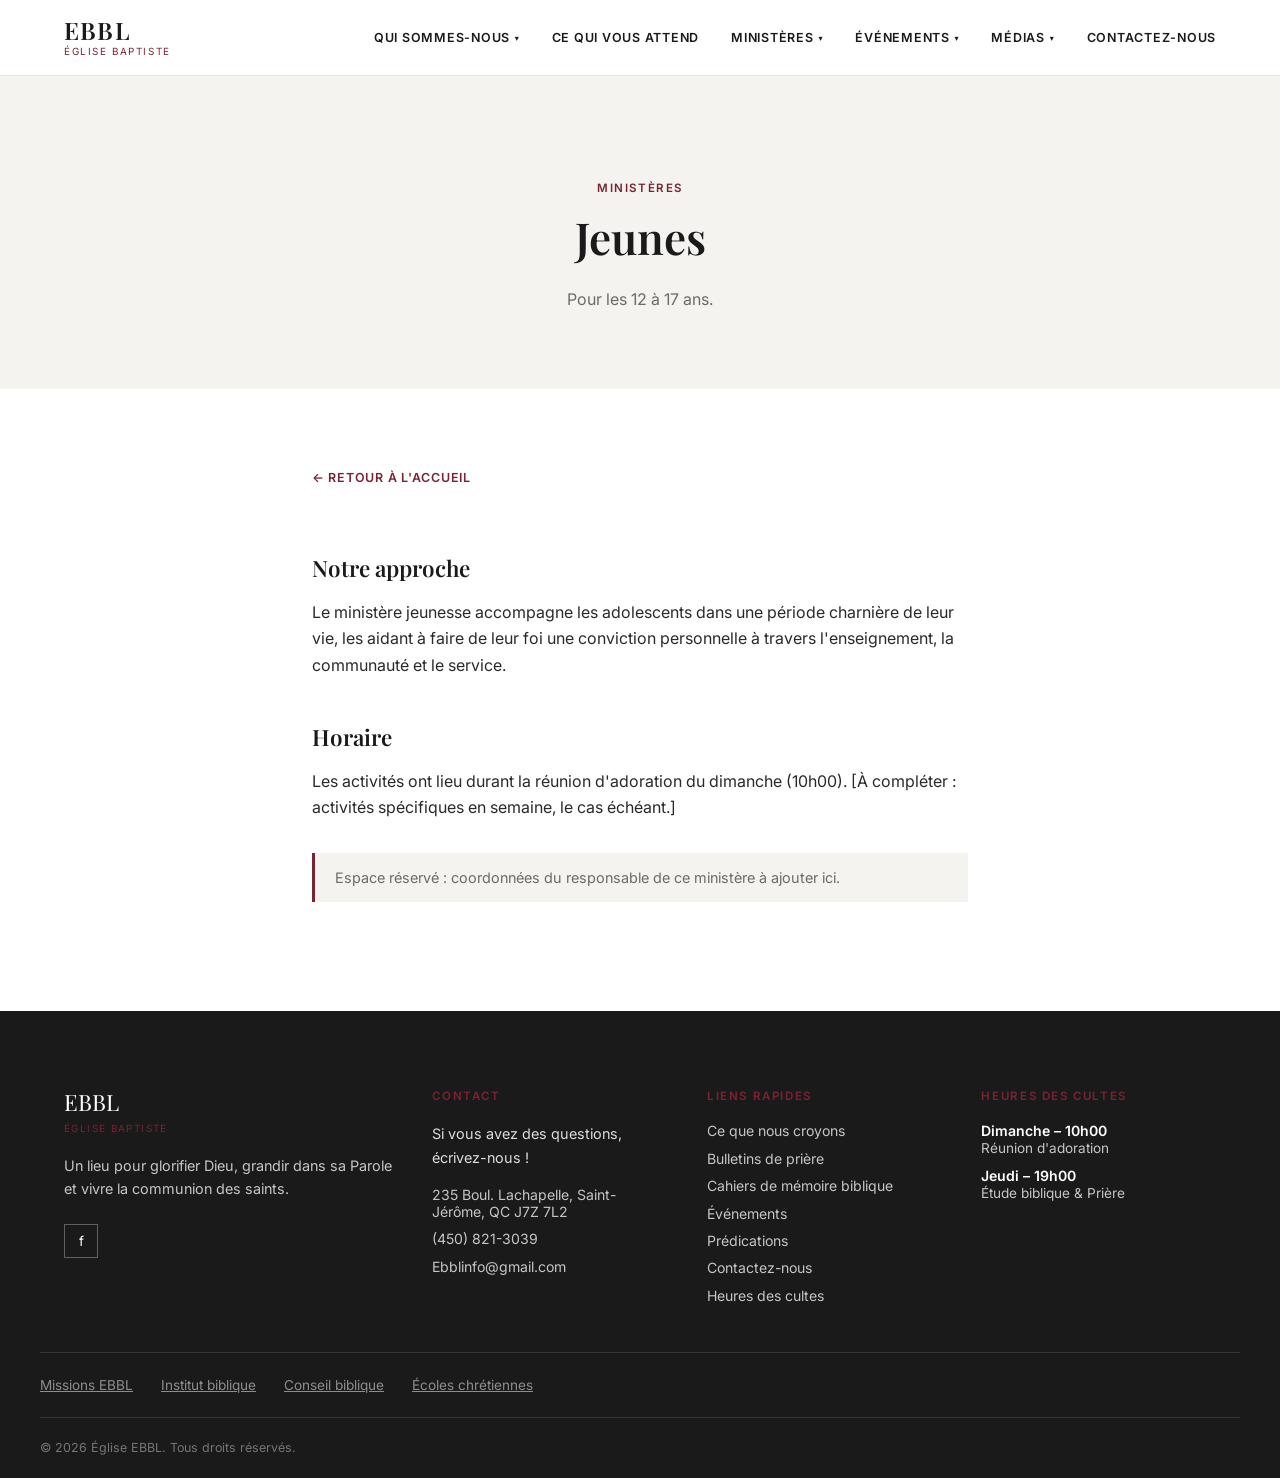
<file: ministere-jeunes.html>
<!doctype html>
<html lang="fr">
<head>
  <meta charset="UTF-8" />
  <link rel="icon" type="image/svg+xml" href="assets/favicon.svg" />
  <meta name="viewport" content="width=device-width, initial-scale=1.0" />
  <title>Ministère Jeunes — EBBL</title>
  <meta name="description" content="Le ministère Jeunes de l'EBBL." />
  <link rel="preconnect" href="https://fonts.googleapis.com" />
  <link rel="preconnect" href="https://fonts.gstatic.com" crossorigin />
  <link
    href="https://fonts.googleapis.com/css2?family=Inter:wght@400;500;600&family=Playfair+Display:ital,wght@0,400;0,600;1,400&display=swap"
    rel="stylesheet"
  />
  <link rel="stylesheet" href="css/styles.css" />
</head>
<body class="page--inner">

  <header class="site-header">
    <div class="container site-header__inner">
      <a class="site-header__brand" href="/">
        <span class="site-header__wordmark">EBBL</span>
        <span class="site-header__subtitle">Église Baptiste</span>
      </a>

      <nav class="site-header__nav" aria-label="Navigation principale">
        <ul>
          <li class="site-header__nav-item">
            <a href="#">Qui sommes-nous <span class="site-header__chevron" aria-hidden="true">▾</span></a>
            <ul class="site-header__dropdown">
              <li><a href="croyances.html">Ce que nous croyons</a></li>
              <li><a href="mission.html">Notre mission</a></li>
              <li><a href="historique.html">Historique</a></li>
            </ul>
          </li>
          <li class="site-header__nav-item"><a href="ce-qui-vous-attend.html">Ce qui vous attend</a></li>
          <li class="site-header__nav-item">
            <a href="#">Ministères <span class="site-header__chevron" aria-hidden="true">▾</span></a>
            <ul class="site-header__dropdown">
              <li><a href="ministere-enfants.html">Enfants</a></li>
              <li><a href="ministere-jeunes.html">Jeunes</a></li>
              <li><a href="ministere-adultes.html">Adultes</a></li>
            </ul>
          </li>
          <li class="site-header__nav-item">
            <a href="#">Événements <span class="site-header__chevron" aria-hidden="true">▾</span></a>
            <ul class="site-header__dropdown">
              <li><a href="calendrier.html">Calendrier</a></li>
              <li><a href="evenements.html">Prochains événements</a></li>
            </ul>
          </li>
          <li class="site-header__nav-item">
            <a href="#">Médias <span class="site-header__chevron" aria-hidden="true">▾</span></a>
            <ul class="site-header__dropdown">
              <li><a href="predications.html">Prédications</a></li>
              <li><a href="prieres.html">Bulletins de prière</a></li>
            </ul>
          </li>
          <li class="site-header__nav-item"><a href="contact.html">Contactez-nous</a></li>
        </ul>
      </nav>

      <button type="button" class="site-header__menu-toggle" aria-label="Ouvrir le menu" aria-expanded="false">
        <span></span><span></span><span></span>
      </button>
    </div>

    <nav class="site-header__mobile-nav" aria-label="Navigation mobile">
      <ul>
        <li>
          <a href="#">Qui sommes-nous</a>
          <ul class="site-header__mobile-submenu">
            <li><a href="croyances.html">Ce que nous croyons</a></li>
            <li><a href="mission.html">Notre mission</a></li>
            <li><a href="historique.html">Historique</a></li>
          </ul>
        </li>
        <li><a href="ce-qui-vous-attend.html">Ce qui vous attend</a></li>
        <li>
          <a href="#">Ministères</a>
          <ul class="site-header__mobile-submenu">
            <li><a href="ministere-enfants.html">Enfants</a></li>
            <li><a href="ministere-jeunes.html">Jeunes</a></li>
            <li><a href="ministere-adultes.html">Adultes</a></li>
          </ul>
        </li>
        <li>
          <a href="#">Événements</a>
          <ul class="site-header__mobile-submenu">
            <li><a href="calendrier.html">Calendrier</a></li>
            <li><a href="evenements.html">Prochains événements</a></li>
          </ul>
        </li>
        <li>
          <a href="#">Médias</a>
          <ul class="site-header__mobile-submenu">
            <li><a href="predications.html">Prédications</a></li>
            <li><a href="prieres.html">Bulletins de prière</a></li>
          </ul>
        </li>
        <li><a href="contact.html">Contactez-nous</a></li>
      </ul>
    </nav>
  </header>

  <main>
    <div class="page-header">
      <div class="container">
        <span class="eyebrow">Ministères</span>
        <h1>Jeunes</h1>
        <p class="page-header__lede">Pour les 12 à 17 ans.</p>
      </div>
    </div>

    <div class="page-content">
      <div class="container">
        <a class="page-back-link" href="/">← Retour à l'accueil</a>
        <h2>Notre approche</h2>
        <p>Le ministère jeunesse accompagne les adolescents dans une période charnière de leur vie, les aidant à faire de leur foi une conviction personnelle à travers l'enseignement, la communauté et le service.</p>
        <h2>Horaire</h2>
        <p>Les activités ont lieu durant la réunion d'adoration du dimanche (10h00). [À compléter : activités spécifiques en semaine, le cas échéant.]</p>
        <div class="page-placeholder-note">Espace réservé : coordonnées du responsable de ce ministère à ajouter ici.</div>

      </div>
    </div>
  </main>

  <footer class="site-footer">
    <div class="container site-footer__grid">
      <div class="site-footer__brand">
        <span class="site-footer__wordmark">EBBL</span>
        <span class="site-footer__subtitle">Église Baptiste</span>
        <p class="site-footer__tagline">Un lieu pour glorifier Dieu, grandir dans sa Parole et vivre la communion des saints.</p>
        <a class="site-footer__social" href="#" aria-label="Facebook">f</a>
      </div>

      <div class="site-footer__col">
        <p class="eyebrow">Contact</p>
        <p class="site-footer__contact-intro">Si vous avez des questions, écrivez-nous !</p>
        <ul>
          <li>235 Boul. Lachapelle, Saint-Jérôme, QC J7Z 7L2</li>
          <li>(450) 821-3039</li>
          <li>Ebblinfo@gmail.com</li>
        </ul>
      </div>

      <div class="site-footer__col">
        <p class="eyebrow">Liens rapides</p>
        <ul>
          <li><a href="croyances.html">Ce que nous croyons</a></li>
          <li><a href="prieres.html">Bulletins de prière</a></li>
          <li><a href="cahiers-memoire.html">Cahiers de mémoire biblique</a></li>
          <li><a href="evenements.html">Événements</a></li>
          <li><a href="predications.html">Prédications</a></li>
          <li><a href="contact.html">Contactez-nous</a></li>
          <li><a href="/#top">Heures des cultes</a></li>
        </ul>
      </div>

      <div class="site-footer__col">
        <p class="eyebrow">Heures des cultes</p>
        <ul>
          <li><strong>Dimanche – 10h00</strong><span>Réunion d'adoration</span></li>
          <li><strong>Jeudi – 19h00</strong><span>Étude biblique &amp; Prière</span></li>
        </ul>
      </div>
    </div>

    <div class="container site-footer__secondary">
      <a href="#">Missions EBBL</a>
      <a href="#">Institut biblique</a>
      <a href="#">Conseil biblique</a>
      <a href="#">Écoles chrétiennes</a>
    </div>

    <div class="container site-footer__copyright">
      <p>© 2026 Église EBBL. Tous droits réservés.</p>
    </div>
  </footer>

  <script src="js/main.js"></script>
</body>
</html>
</file>
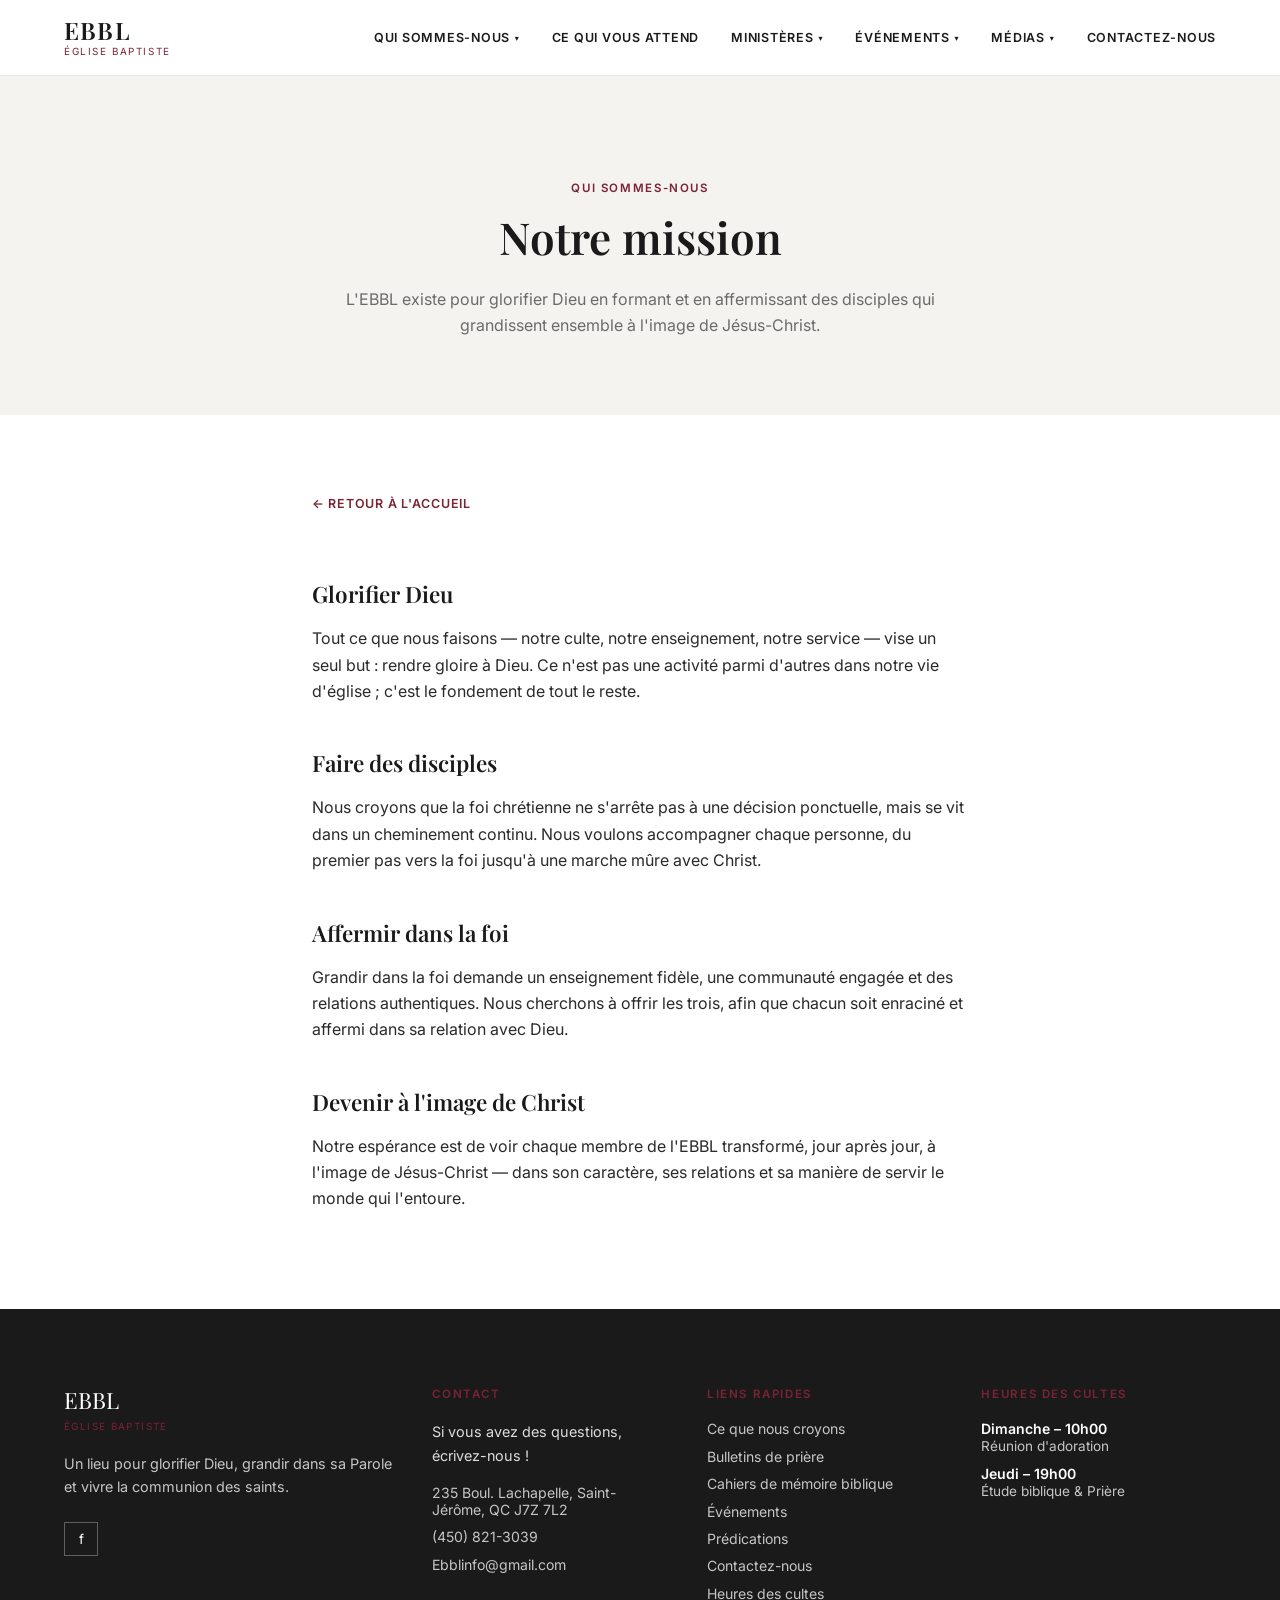
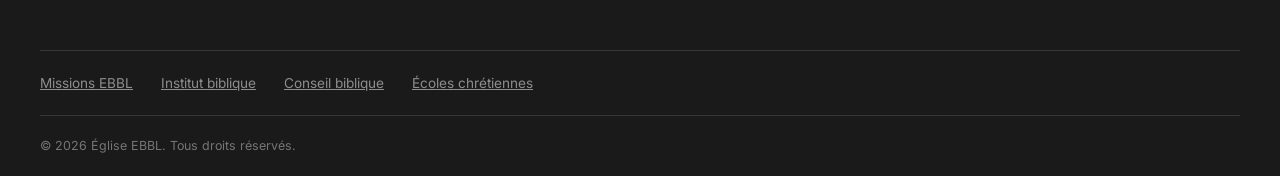
<file: mission.html>
<!doctype html>
<html lang="fr">
<head>
  <meta charset="UTF-8" />
  <link rel="icon" type="image/svg+xml" href="assets/favicon.svg" />
  <meta name="viewport" content="width=device-width, initial-scale=1.0" />
  <title>Notre mission — EBBL</title>
  <meta name="description" content="La mission de l'EBBL : glorifier Dieu, faire des disciples, affermir dans la foi." />
  <link rel="preconnect" href="https://fonts.googleapis.com" />
  <link rel="preconnect" href="https://fonts.gstatic.com" crossorigin />
  <link
    href="https://fonts.googleapis.com/css2?family=Inter:wght@400;500;600&family=Playfair+Display:ital,wght@0,400;0,600;1,400&display=swap"
    rel="stylesheet"
  />
  <link rel="stylesheet" href="css/styles.css" />
</head>
<body class="page--inner">

  <header class="site-header">
    <div class="container site-header__inner">
      <a class="site-header__brand" href="/">
        <span class="site-header__wordmark">EBBL</span>
        <span class="site-header__subtitle">Église Baptiste</span>
      </a>

      <nav class="site-header__nav" aria-label="Navigation principale">
        <ul>
          <li class="site-header__nav-item">
            <a href="#">Qui sommes-nous <span class="site-header__chevron" aria-hidden="true">▾</span></a>
            <ul class="site-header__dropdown">
              <li><a href="croyances.html">Ce que nous croyons</a></li>
              <li><a href="mission.html">Notre mission</a></li>
              <li><a href="historique.html">Historique</a></li>
            </ul>
          </li>
          <li class="site-header__nav-item"><a href="ce-qui-vous-attend.html">Ce qui vous attend</a></li>
          <li class="site-header__nav-item">
            <a href="#">Ministères <span class="site-header__chevron" aria-hidden="true">▾</span></a>
            <ul class="site-header__dropdown">
              <li><a href="ministere-enfants.html">Enfants</a></li>
              <li><a href="ministere-jeunes.html">Jeunes</a></li>
              <li><a href="ministere-adultes.html">Adultes</a></li>
            </ul>
          </li>
          <li class="site-header__nav-item">
            <a href="#">Événements <span class="site-header__chevron" aria-hidden="true">▾</span></a>
            <ul class="site-header__dropdown">
              <li><a href="calendrier.html">Calendrier</a></li>
              <li><a href="evenements.html">Prochains événements</a></li>
            </ul>
          </li>
          <li class="site-header__nav-item">
            <a href="#">Médias <span class="site-header__chevron" aria-hidden="true">▾</span></a>
            <ul class="site-header__dropdown">
              <li><a href="predications.html">Prédications</a></li>
              <li><a href="prieres.html">Bulletins de prière</a></li>
            </ul>
          </li>
          <li class="site-header__nav-item"><a href="contact.html">Contactez-nous</a></li>
        </ul>
      </nav>

      <button type="button" class="site-header__menu-toggle" aria-label="Ouvrir le menu" aria-expanded="false">
        <span></span><span></span><span></span>
      </button>
    </div>

    <nav class="site-header__mobile-nav" aria-label="Navigation mobile">
      <ul>
        <li>
          <a href="#">Qui sommes-nous</a>
          <ul class="site-header__mobile-submenu">
            <li><a href="croyances.html">Ce que nous croyons</a></li>
            <li><a href="mission.html">Notre mission</a></li>
            <li><a href="historique.html">Historique</a></li>
          </ul>
        </li>
        <li><a href="ce-qui-vous-attend.html">Ce qui vous attend</a></li>
        <li>
          <a href="#">Ministères</a>
          <ul class="site-header__mobile-submenu">
            <li><a href="ministere-enfants.html">Enfants</a></li>
            <li><a href="ministere-jeunes.html">Jeunes</a></li>
            <li><a href="ministere-adultes.html">Adultes</a></li>
          </ul>
        </li>
        <li>
          <a href="#">Événements</a>
          <ul class="site-header__mobile-submenu">
            <li><a href="calendrier.html">Calendrier</a></li>
            <li><a href="evenements.html">Prochains événements</a></li>
          </ul>
        </li>
        <li>
          <a href="#">Médias</a>
          <ul class="site-header__mobile-submenu">
            <li><a href="predications.html">Prédications</a></li>
            <li><a href="prieres.html">Bulletins de prière</a></li>
          </ul>
        </li>
        <li><a href="contact.html">Contactez-nous</a></li>
      </ul>
    </nav>
  </header>

  <main>
    <div class="page-header">
      <div class="container">
        <span class="eyebrow">Qui sommes-nous</span>
        <h1>Notre mission</h1>
        <p class="page-header__lede">L'EBBL existe pour glorifier Dieu en formant et en affermissant des disciples qui grandissent ensemble à l'image de Jésus-Christ.</p>
      </div>
    </div>

    <div class="page-content">
      <div class="container">
        <a class="page-back-link" href="/">← Retour à l'accueil</a>

        <h2>Glorifier Dieu</h2>
        <p>Tout ce que nous faisons — notre culte, notre enseignement, notre service — vise un seul but : rendre gloire à Dieu. Ce n'est pas une activité parmi d'autres dans notre vie d'église ; c'est le fondement de tout le reste.</p>

        <h2>Faire des disciples</h2>
        <p>Nous croyons que la foi chrétienne ne s'arrête pas à une décision ponctuelle, mais se vit dans un cheminement continu. Nous voulons accompagner chaque personne, du premier pas vers la foi jusqu'à une marche mûre avec Christ.</p>

        <h2>Affermir dans la foi</h2>
        <p>Grandir dans la foi demande un enseignement fidèle, une communauté engagée et des relations authentiques. Nous cherchons à offrir les trois, afin que chacun soit enraciné et affermi dans sa relation avec Dieu.</p>

        <h2>Devenir à l'image de Christ</h2>
        <p>Notre espérance est de voir chaque membre de l'EBBL transformé, jour après jour, à l'image de Jésus-Christ — dans son caractère, ses relations et sa manière de servir le monde qui l'entoure.</p>
      </div>
    </div>
  </main>

  <footer class="site-footer">
    <div class="container site-footer__grid">
      <div class="site-footer__brand">
        <span class="site-footer__wordmark">EBBL</span>
        <span class="site-footer__subtitle">Église Baptiste</span>
        <p class="site-footer__tagline">Un lieu pour glorifier Dieu, grandir dans sa Parole et vivre la communion des saints.</p>
        <a class="site-footer__social" href="#" aria-label="Facebook">f</a>
      </div>

      <div class="site-footer__col">
        <p class="eyebrow">Contact</p>
        <p class="site-footer__contact-intro">Si vous avez des questions, écrivez-nous !</p>
        <ul>
          <li>235 Boul. Lachapelle, Saint-Jérôme, QC J7Z 7L2</li>
          <li>(450) 821-3039</li>
          <li>Ebblinfo@gmail.com</li>
        </ul>
      </div>

      <div class="site-footer__col">
        <p class="eyebrow">Liens rapides</p>
        <ul>
          <li><a href="croyances.html">Ce que nous croyons</a></li>
          <li><a href="prieres.html">Bulletins de prière</a></li>
          <li><a href="cahiers-memoire.html">Cahiers de mémoire biblique</a></li>
          <li><a href="evenements.html">Événements</a></li>
          <li><a href="predications.html">Prédications</a></li>
          <li><a href="contact.html">Contactez-nous</a></li>
          <li><a href="/#top">Heures des cultes</a></li>
        </ul>
      </div>

      <div class="site-footer__col">
        <p class="eyebrow">Heures des cultes</p>
        <ul>
          <li><strong>Dimanche – 10h00</strong><span>Réunion d'adoration</span></li>
          <li><strong>Jeudi – 19h00</strong><span>Étude biblique &amp; Prière</span></li>
        </ul>
      </div>
    </div>

    <div class="container site-footer__secondary">
      <a href="#">Missions EBBL</a>
      <a href="#">Institut biblique</a>
      <a href="#">Conseil biblique</a>
      <a href="#">Écoles chrétiennes</a>
    </div>

    <div class="container site-footer__copyright">
      <p>© 2026 Église EBBL. Tous droits réservés.</p>
    </div>
  </footer>

  <script src="js/main.js"></script>
</body>
</html>
</file>
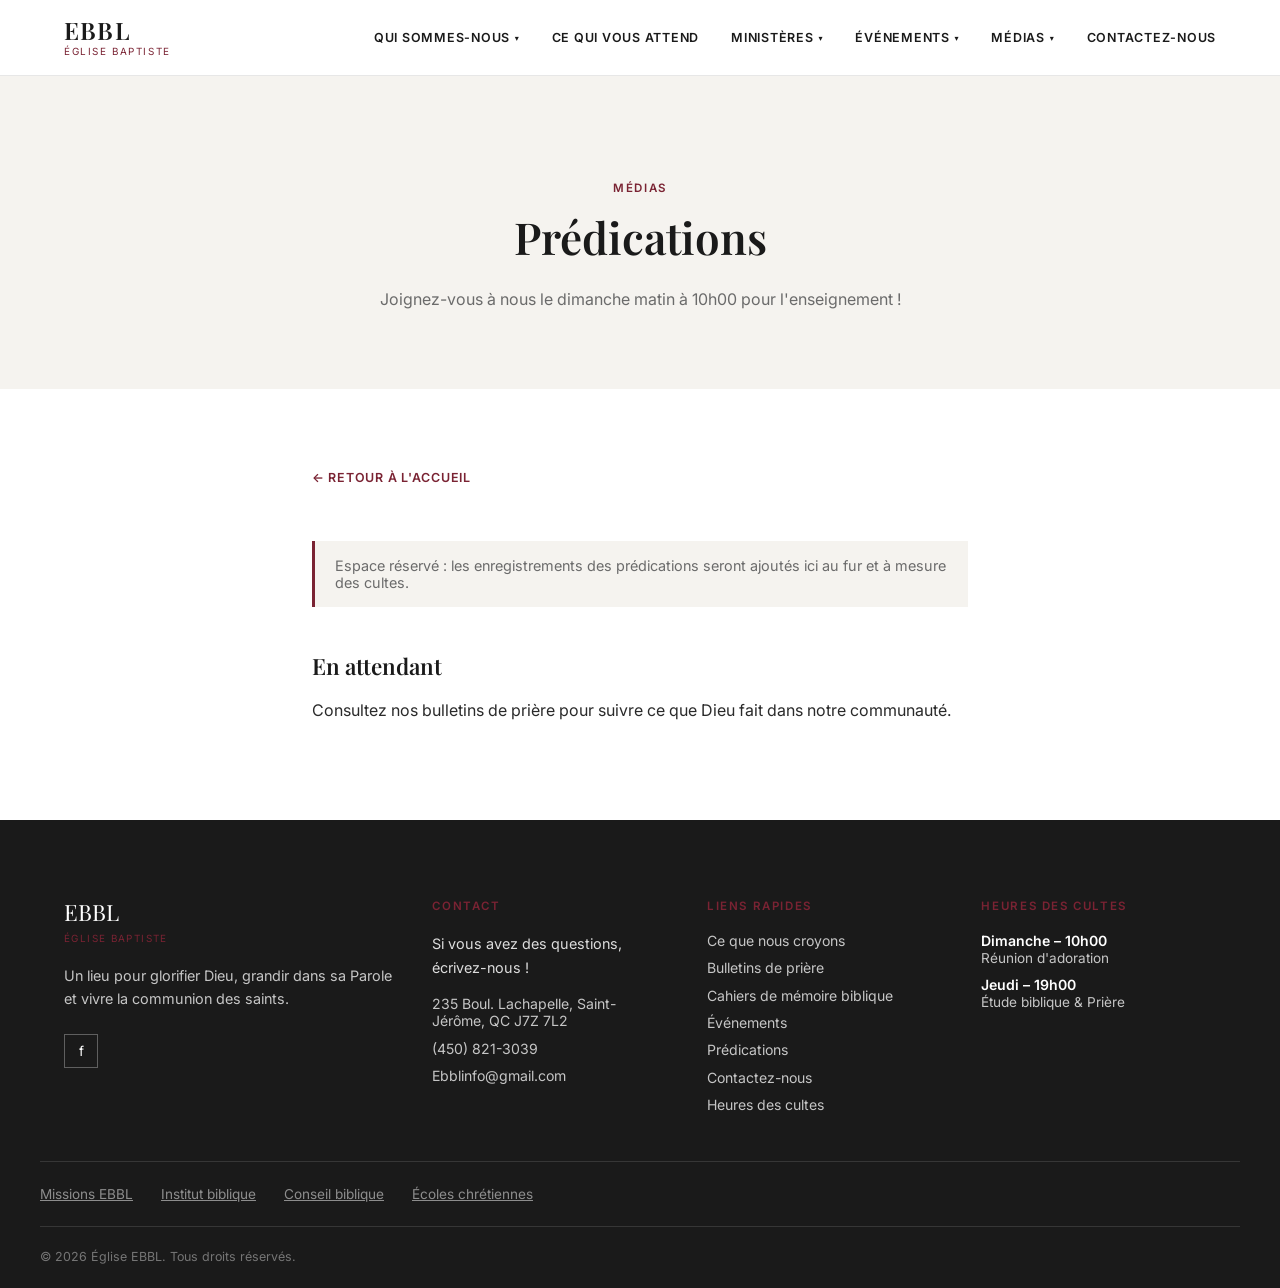
<file: predications.html>
<!doctype html>
<html lang="fr">
<head>
  <meta charset="UTF-8" />
  <link rel="icon" type="image/svg+xml" href="assets/favicon.svg" />
  <meta name="viewport" content="width=device-width, initial-scale=1.0" />
  <title>Prédications — EBBL</title>
  <meta name="description" content="Les prédications de l'EBBL." />
  <link rel="preconnect" href="https://fonts.googleapis.com" />
  <link rel="preconnect" href="https://fonts.gstatic.com" crossorigin />
  <link
    href="https://fonts.googleapis.com/css2?family=Inter:wght@400;500;600&family=Playfair+Display:ital,wght@0,400;0,600;1,400&display=swap"
    rel="stylesheet"
  />
  <link rel="stylesheet" href="css/styles.css" />
</head>
<body class="page--inner">

  <header class="site-header">
    <div class="container site-header__inner">
      <a class="site-header__brand" href="/">
        <span class="site-header__wordmark">EBBL</span>
        <span class="site-header__subtitle">Église Baptiste</span>
      </a>

      <nav class="site-header__nav" aria-label="Navigation principale">
        <ul>
          <li class="site-header__nav-item">
            <a href="#">Qui sommes-nous <span class="site-header__chevron" aria-hidden="true">▾</span></a>
            <ul class="site-header__dropdown">
              <li><a href="croyances.html">Ce que nous croyons</a></li>
              <li><a href="mission.html">Notre mission</a></li>
              <li><a href="historique.html">Historique</a></li>
            </ul>
          </li>
          <li class="site-header__nav-item"><a href="ce-qui-vous-attend.html">Ce qui vous attend</a></li>
          <li class="site-header__nav-item">
            <a href="#">Ministères <span class="site-header__chevron" aria-hidden="true">▾</span></a>
            <ul class="site-header__dropdown">
              <li><a href="ministere-enfants.html">Enfants</a></li>
              <li><a href="ministere-jeunes.html">Jeunes</a></li>
              <li><a href="ministere-adultes.html">Adultes</a></li>
            </ul>
          </li>
          <li class="site-header__nav-item">
            <a href="#">Événements <span class="site-header__chevron" aria-hidden="true">▾</span></a>
            <ul class="site-header__dropdown">
              <li><a href="calendrier.html">Calendrier</a></li>
              <li><a href="evenements.html">Prochains événements</a></li>
            </ul>
          </li>
          <li class="site-header__nav-item">
            <a href="#">Médias <span class="site-header__chevron" aria-hidden="true">▾</span></a>
            <ul class="site-header__dropdown">
              <li><a href="predications.html">Prédications</a></li>
              <li><a href="prieres.html">Bulletins de prière</a></li>
            </ul>
          </li>
          <li class="site-header__nav-item"><a href="contact.html">Contactez-nous</a></li>
        </ul>
      </nav>

      <button type="button" class="site-header__menu-toggle" aria-label="Ouvrir le menu" aria-expanded="false">
        <span></span><span></span><span></span>
      </button>
    </div>

    <nav class="site-header__mobile-nav" aria-label="Navigation mobile">
      <ul>
        <li>
          <a href="#">Qui sommes-nous</a>
          <ul class="site-header__mobile-submenu">
            <li><a href="croyances.html">Ce que nous croyons</a></li>
            <li><a href="mission.html">Notre mission</a></li>
            <li><a href="historique.html">Historique</a></li>
          </ul>
        </li>
        <li><a href="ce-qui-vous-attend.html">Ce qui vous attend</a></li>
        <li>
          <a href="#">Ministères</a>
          <ul class="site-header__mobile-submenu">
            <li><a href="ministere-enfants.html">Enfants</a></li>
            <li><a href="ministere-jeunes.html">Jeunes</a></li>
            <li><a href="ministere-adultes.html">Adultes</a></li>
          </ul>
        </li>
        <li>
          <a href="#">Événements</a>
          <ul class="site-header__mobile-submenu">
            <li><a href="calendrier.html">Calendrier</a></li>
            <li><a href="evenements.html">Prochains événements</a></li>
          </ul>
        </li>
        <li>
          <a href="#">Médias</a>
          <ul class="site-header__mobile-submenu">
            <li><a href="predications.html">Prédications</a></li>
            <li><a href="prieres.html">Bulletins de prière</a></li>
          </ul>
        </li>
        <li><a href="contact.html">Contactez-nous</a></li>
      </ul>
    </nav>
  </header>

  <main>
    <div class="page-header">
      <div class="container">
        <span class="eyebrow">Médias</span>
        <h1>Prédications</h1>
        <p class="page-header__lede">Joignez-vous à nous le dimanche matin à 10h00 pour l'enseignement !</p>
      </div>
    </div>

    <div class="page-content">
      <div class="container">
        <a class="page-back-link" href="/">← Retour à l'accueil</a>
        <div class="page-placeholder-note">Espace réservé : les enregistrements des prédications seront ajoutés ici au fur et à mesure des cultes.</div>
        <h2>En attendant</h2>
        <p>Consultez nos bulletins de prière pour suivre ce que Dieu fait dans notre communauté.</p>

      </div>
    </div>
  </main>

  <footer class="site-footer">
    <div class="container site-footer__grid">
      <div class="site-footer__brand">
        <span class="site-footer__wordmark">EBBL</span>
        <span class="site-footer__subtitle">Église Baptiste</span>
        <p class="site-footer__tagline">Un lieu pour glorifier Dieu, grandir dans sa Parole et vivre la communion des saints.</p>
        <a class="site-footer__social" href="#" aria-label="Facebook">f</a>
      </div>

      <div class="site-footer__col">
        <p class="eyebrow">Contact</p>
        <p class="site-footer__contact-intro">Si vous avez des questions, écrivez-nous !</p>
        <ul>
          <li>235 Boul. Lachapelle, Saint-Jérôme, QC J7Z 7L2</li>
          <li>(450) 821-3039</li>
          <li>Ebblinfo@gmail.com</li>
        </ul>
      </div>

      <div class="site-footer__col">
        <p class="eyebrow">Liens rapides</p>
        <ul>
          <li><a href="croyances.html">Ce que nous croyons</a></li>
          <li><a href="prieres.html">Bulletins de prière</a></li>
          <li><a href="cahiers-memoire.html">Cahiers de mémoire biblique</a></li>
          <li><a href="evenements.html">Événements</a></li>
          <li><a href="predications.html">Prédications</a></li>
          <li><a href="contact.html">Contactez-nous</a></li>
          <li><a href="/#top">Heures des cultes</a></li>
        </ul>
      </div>

      <div class="site-footer__col">
        <p class="eyebrow">Heures des cultes</p>
        <ul>
          <li><strong>Dimanche – 10h00</strong><span>Réunion d'adoration</span></li>
          <li><strong>Jeudi – 19h00</strong><span>Étude biblique &amp; Prière</span></li>
        </ul>
      </div>
    </div>

    <div class="container site-footer__secondary">
      <a href="#">Missions EBBL</a>
      <a href="#">Institut biblique</a>
      <a href="#">Conseil biblique</a>
      <a href="#">Écoles chrétiennes</a>
    </div>

    <div class="container site-footer__copyright">
      <p>© 2026 Église EBBL. Tous droits réservés.</p>
    </div>
  </footer>

  <script src="js/main.js"></script>
</body>
</html>
</file>
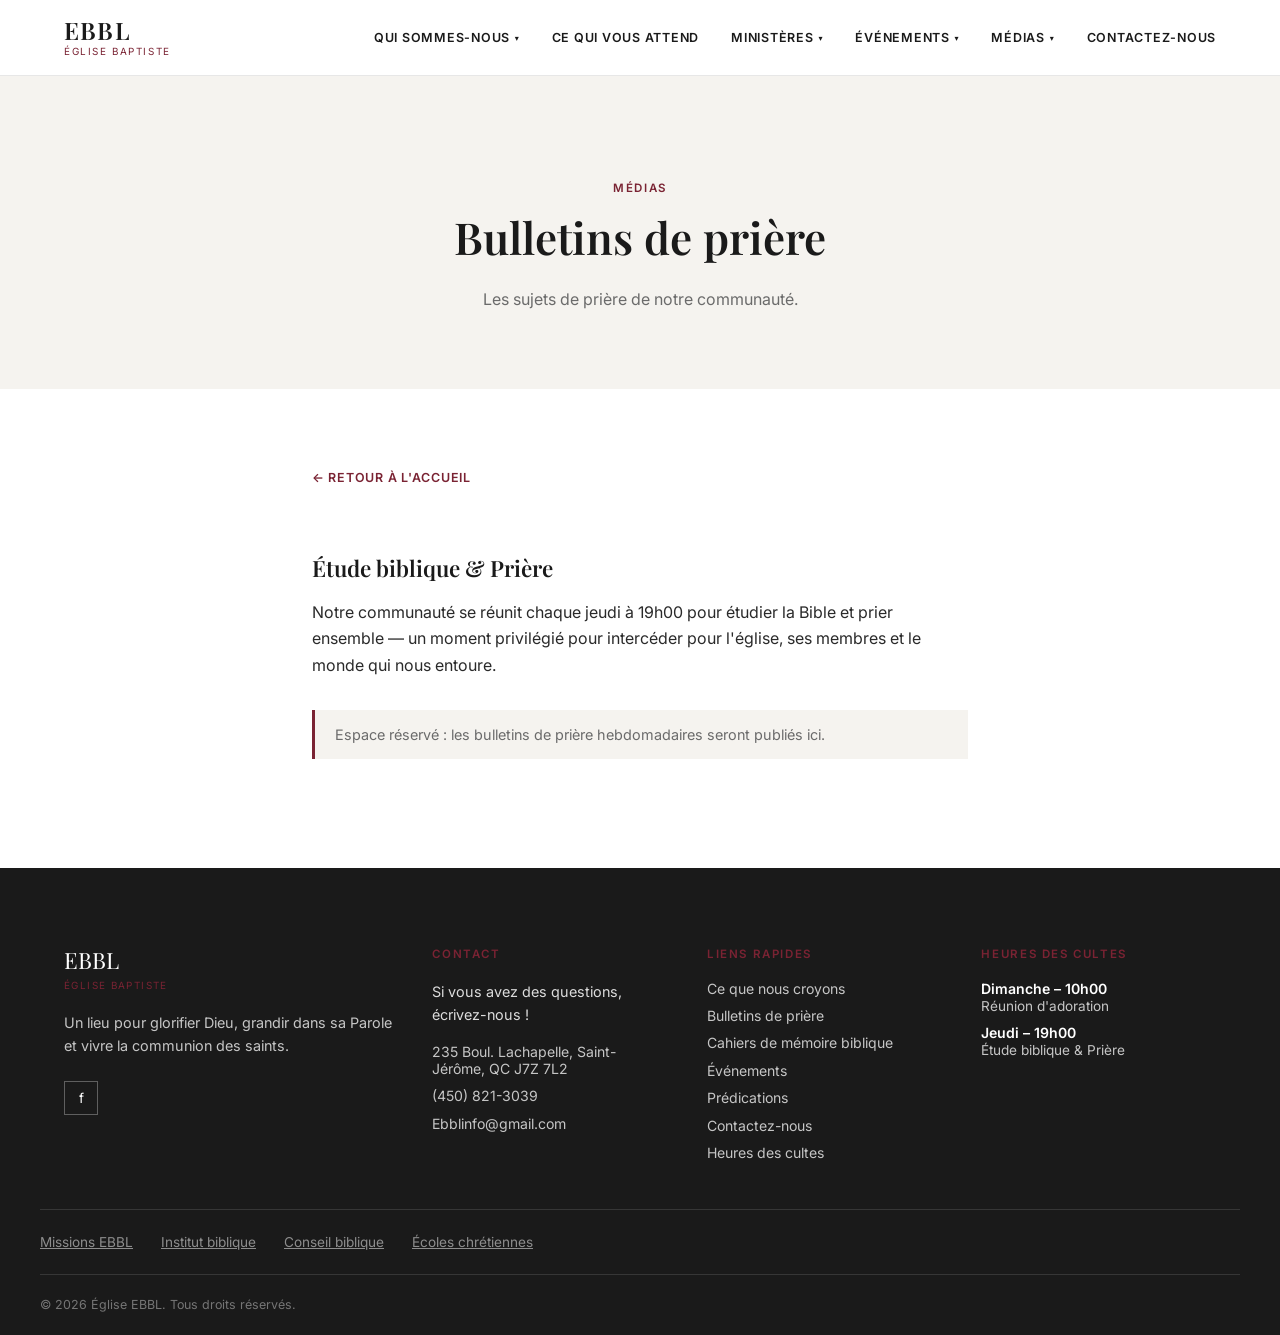
<file: prieres.html>
<!doctype html>
<html lang="fr">
<head>
  <meta charset="UTF-8" />
  <link rel="icon" type="image/svg+xml" href="assets/favicon.svg" />
  <meta name="viewport" content="width=device-width, initial-scale=1.0" />
  <title>Bulletins de prière — EBBL</title>
  <meta name="description" content="Les bulletins de prière de l'EBBL." />
  <link rel="preconnect" href="https://fonts.googleapis.com" />
  <link rel="preconnect" href="https://fonts.gstatic.com" crossorigin />
  <link
    href="https://fonts.googleapis.com/css2?family=Inter:wght@400;500;600&family=Playfair+Display:ital,wght@0,400;0,600;1,400&display=swap"
    rel="stylesheet"
  />
  <link rel="stylesheet" href="css/styles.css" />
</head>
<body class="page--inner">

  <header class="site-header">
    <div class="container site-header__inner">
      <a class="site-header__brand" href="/">
        <span class="site-header__wordmark">EBBL</span>
        <span class="site-header__subtitle">Église Baptiste</span>
      </a>

      <nav class="site-header__nav" aria-label="Navigation principale">
        <ul>
          <li class="site-header__nav-item">
            <a href="#">Qui sommes-nous <span class="site-header__chevron" aria-hidden="true">▾</span></a>
            <ul class="site-header__dropdown">
              <li><a href="croyances.html">Ce que nous croyons</a></li>
              <li><a href="mission.html">Notre mission</a></li>
              <li><a href="historique.html">Historique</a></li>
            </ul>
          </li>
          <li class="site-header__nav-item"><a href="ce-qui-vous-attend.html">Ce qui vous attend</a></li>
          <li class="site-header__nav-item">
            <a href="#">Ministères <span class="site-header__chevron" aria-hidden="true">▾</span></a>
            <ul class="site-header__dropdown">
              <li><a href="ministere-enfants.html">Enfants</a></li>
              <li><a href="ministere-jeunes.html">Jeunes</a></li>
              <li><a href="ministere-adultes.html">Adultes</a></li>
            </ul>
          </li>
          <li class="site-header__nav-item">
            <a href="#">Événements <span class="site-header__chevron" aria-hidden="true">▾</span></a>
            <ul class="site-header__dropdown">
              <li><a href="calendrier.html">Calendrier</a></li>
              <li><a href="evenements.html">Prochains événements</a></li>
            </ul>
          </li>
          <li class="site-header__nav-item">
            <a href="#">Médias <span class="site-header__chevron" aria-hidden="true">▾</span></a>
            <ul class="site-header__dropdown">
              <li><a href="predications.html">Prédications</a></li>
              <li><a href="prieres.html">Bulletins de prière</a></li>
            </ul>
          </li>
          <li class="site-header__nav-item"><a href="contact.html">Contactez-nous</a></li>
        </ul>
      </nav>

      <button type="button" class="site-header__menu-toggle" aria-label="Ouvrir le menu" aria-expanded="false">
        <span></span><span></span><span></span>
      </button>
    </div>

    <nav class="site-header__mobile-nav" aria-label="Navigation mobile">
      <ul>
        <li>
          <a href="#">Qui sommes-nous</a>
          <ul class="site-header__mobile-submenu">
            <li><a href="croyances.html">Ce que nous croyons</a></li>
            <li><a href="mission.html">Notre mission</a></li>
            <li><a href="historique.html">Historique</a></li>
          </ul>
        </li>
        <li><a href="ce-qui-vous-attend.html">Ce qui vous attend</a></li>
        <li>
          <a href="#">Ministères</a>
          <ul class="site-header__mobile-submenu">
            <li><a href="ministere-enfants.html">Enfants</a></li>
            <li><a href="ministere-jeunes.html">Jeunes</a></li>
            <li><a href="ministere-adultes.html">Adultes</a></li>
          </ul>
        </li>
        <li>
          <a href="#">Événements</a>
          <ul class="site-header__mobile-submenu">
            <li><a href="calendrier.html">Calendrier</a></li>
            <li><a href="evenements.html">Prochains événements</a></li>
          </ul>
        </li>
        <li>
          <a href="#">Médias</a>
          <ul class="site-header__mobile-submenu">
            <li><a href="predications.html">Prédications</a></li>
            <li><a href="prieres.html">Bulletins de prière</a></li>
          </ul>
        </li>
        <li><a href="contact.html">Contactez-nous</a></li>
      </ul>
    </nav>
  </header>

  <main>
    <div class="page-header">
      <div class="container">
        <span class="eyebrow">Médias</span>
        <h1>Bulletins de prière</h1>
        <p class="page-header__lede">Les sujets de prière de notre communauté.</p>
      </div>
    </div>

    <div class="page-content">
      <div class="container">
        <a class="page-back-link" href="/">← Retour à l'accueil</a>
        <h2>Étude biblique &amp; Prière</h2>
        <p>Notre communauté se réunit chaque jeudi à 19h00 pour étudier la Bible et prier ensemble — un moment privilégié pour intercéder pour l'église, ses membres et le monde qui nous entoure.</p>
        <div class="page-placeholder-note">Espace réservé : les bulletins de prière hebdomadaires seront publiés ici.</div>

      </div>
    </div>
  </main>

  <footer class="site-footer">
    <div class="container site-footer__grid">
      <div class="site-footer__brand">
        <span class="site-footer__wordmark">EBBL</span>
        <span class="site-footer__subtitle">Église Baptiste</span>
        <p class="site-footer__tagline">Un lieu pour glorifier Dieu, grandir dans sa Parole et vivre la communion des saints.</p>
        <a class="site-footer__social" href="#" aria-label="Facebook">f</a>
      </div>

      <div class="site-footer__col">
        <p class="eyebrow">Contact</p>
        <p class="site-footer__contact-intro">Si vous avez des questions, écrivez-nous !</p>
        <ul>
          <li>235 Boul. Lachapelle, Saint-Jérôme, QC J7Z 7L2</li>
          <li>(450) 821-3039</li>
          <li>Ebblinfo@gmail.com</li>
        </ul>
      </div>

      <div class="site-footer__col">
        <p class="eyebrow">Liens rapides</p>
        <ul>
          <li><a href="croyances.html">Ce que nous croyons</a></li>
          <li><a href="prieres.html">Bulletins de prière</a></li>
          <li><a href="cahiers-memoire.html">Cahiers de mémoire biblique</a></li>
          <li><a href="evenements.html">Événements</a></li>
          <li><a href="predications.html">Prédications</a></li>
          <li><a href="contact.html">Contactez-nous</a></li>
          <li><a href="/#top">Heures des cultes</a></li>
        </ul>
      </div>

      <div class="site-footer__col">
        <p class="eyebrow">Heures des cultes</p>
        <ul>
          <li><strong>Dimanche – 10h00</strong><span>Réunion d'adoration</span></li>
          <li><strong>Jeudi – 19h00</strong><span>Étude biblique &amp; Prière</span></li>
        </ul>
      </div>
    </div>

    <div class="container site-footer__secondary">
      <a href="#">Missions EBBL</a>
      <a href="#">Institut biblique</a>
      <a href="#">Conseil biblique</a>
      <a href="#">Écoles chrétiennes</a>
    </div>

    <div class="container site-footer__copyright">
      <p>© 2026 Église EBBL. Tous droits réservés.</p>
    </div>
  </footer>

  <script src="js/main.js"></script>
</body>
</html>
</file>
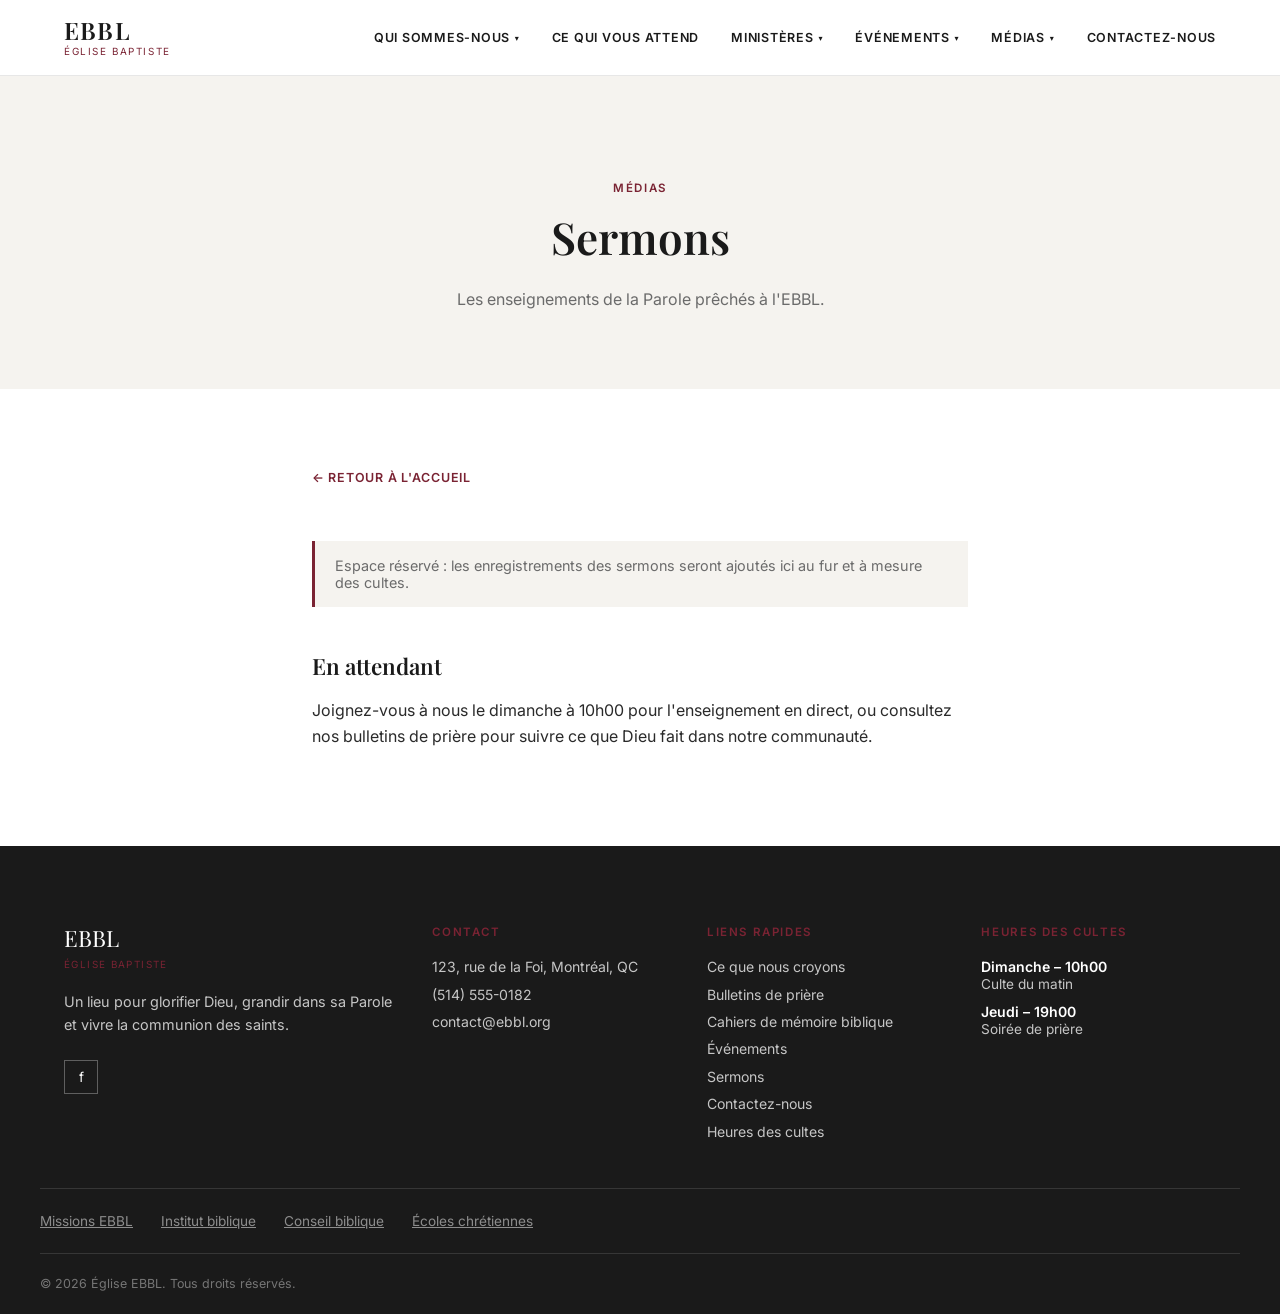
<file: sermons.html>
<!doctype html>
<html lang="fr">
<head>
  <meta charset="UTF-8" />
  <link rel="icon" type="image/svg+xml" href="assets/favicon.svg" />
  <meta name="viewport" content="width=device-width, initial-scale=1.0" />
  <title>Sermons — EBBL</title>
  <meta name="description" content="Les sermons de l'EBBL." />
  <link rel="preconnect" href="https://fonts.googleapis.com" />
  <link rel="preconnect" href="https://fonts.gstatic.com" crossorigin />
  <link
    href="https://fonts.googleapis.com/css2?family=Inter:wght@400;500;600&family=Playfair+Display:ital,wght@0,400;0,600;1,400&display=swap"
    rel="stylesheet"
  />
  <link rel="stylesheet" href="css/styles.css" />
</head>
<body class="page--inner">

  <header class="site-header">
    <div class="container site-header__inner">
      <a class="site-header__brand" href="/">
        <span class="site-header__wordmark">EBBL</span>
        <span class="site-header__subtitle">Église Baptiste</span>
      </a>

      <nav class="site-header__nav" aria-label="Navigation principale">
        <ul>
          <li class="site-header__nav-item">
            <a href="#">Qui sommes-nous <span class="site-header__chevron" aria-hidden="true">▾</span></a>
            <ul class="site-header__dropdown">
              <li><a href="croyances.html">Ce que nous croyons</a></li>
              <li><a href="mission.html">Notre mission</a></li>
              <li><a href="historique.html">Historique</a></li>
            </ul>
          </li>
          <li class="site-header__nav-item"><a href="ce-qui-vous-attend.html">Ce qui vous attend</a></li>
          <li class="site-header__nav-item">
            <a href="#">Ministères <span class="site-header__chevron" aria-hidden="true">▾</span></a>
            <ul class="site-header__dropdown">
              <li><a href="ministere-enfants.html">Enfants</a></li>
              <li><a href="ministere-jeunes.html">Jeunes</a></li>
              <li><a href="ministere-adultes.html">Adultes</a></li>
            </ul>
          </li>
          <li class="site-header__nav-item">
            <a href="#">Événements <span class="site-header__chevron" aria-hidden="true">▾</span></a>
            <ul class="site-header__dropdown">
              <li><a href="calendrier.html">Calendrier</a></li>
              <li><a href="evenements.html">Prochains événements</a></li>
            </ul>
          </li>
          <li class="site-header__nav-item">
            <a href="#">Médias <span class="site-header__chevron" aria-hidden="true">▾</span></a>
            <ul class="site-header__dropdown">
              <li><a href="sermons.html">Sermons</a></li>
              <li><a href="prieres.html">Bulletins de prière</a></li>
            </ul>
          </li>
          <li class="site-header__nav-item"><a href="contact.html">Contactez-nous</a></li>
        </ul>
      </nav>

      <button type="button" class="site-header__menu-toggle" aria-label="Ouvrir le menu" aria-expanded="false">
        <span></span><span></span><span></span>
      </button>
    </div>

    <nav class="site-header__mobile-nav" aria-label="Navigation mobile">
      <ul>
        <li>
          <a href="#">Qui sommes-nous</a>
          <ul class="site-header__mobile-submenu">
            <li><a href="croyances.html">Ce que nous croyons</a></li>
            <li><a href="mission.html">Notre mission</a></li>
            <li><a href="historique.html">Historique</a></li>
          </ul>
        </li>
        <li><a href="ce-qui-vous-attend.html">Ce qui vous attend</a></li>
        <li>
          <a href="#">Ministères</a>
          <ul class="site-header__mobile-submenu">
            <li><a href="ministere-enfants.html">Enfants</a></li>
            <li><a href="ministere-jeunes.html">Jeunes</a></li>
            <li><a href="ministere-adultes.html">Adultes</a></li>
          </ul>
        </li>
        <li>
          <a href="#">Événements</a>
          <ul class="site-header__mobile-submenu">
            <li><a href="calendrier.html">Calendrier</a></li>
            <li><a href="evenements.html">Prochains événements</a></li>
          </ul>
        </li>
        <li>
          <a href="#">Médias</a>
          <ul class="site-header__mobile-submenu">
            <li><a href="sermons.html">Sermons</a></li>
            <li><a href="prieres.html">Bulletins de prière</a></li>
          </ul>
        </li>
        <li><a href="contact.html">Contactez-nous</a></li>
      </ul>
    </nav>
  </header>

  <main>
    <div class="page-header">
      <div class="container">
        <span class="eyebrow">Médias</span>
        <h1>Sermons</h1>
        <p class="page-header__lede">Les enseignements de la Parole prêchés à l'EBBL.</p>
      </div>
    </div>

    <div class="page-content">
      <div class="container">
        <a class="page-back-link" href="/">← Retour à l'accueil</a>
        <div class="page-placeholder-note">Espace réservé : les enregistrements des sermons seront ajoutés ici au fur et à mesure des cultes.</div>
        <h2>En attendant</h2>
        <p>Joignez-vous à nous le dimanche à 10h00 pour l'enseignement en direct, ou consultez nos bulletins de prière pour suivre ce que Dieu fait dans notre communauté.</p>

      </div>
    </div>
  </main>

  <footer class="site-footer">
    <div class="container site-footer__grid">
      <div class="site-footer__brand">
        <span class="site-footer__wordmark">EBBL</span>
        <span class="site-footer__subtitle">Église Baptiste</span>
        <p class="site-footer__tagline">Un lieu pour glorifier Dieu, grandir dans sa Parole et vivre la communion des saints.</p>
        <a class="site-footer__social" href="#" aria-label="Facebook">f</a>
      </div>

      <div class="site-footer__col">
        <p class="eyebrow">Contact</p>
        <ul>
          <li>123, rue de la Foi, Montréal, QC</li>
          <li>(514) 555-0182</li>
          <li>contact@ebbl.org</li>
        </ul>
      </div>

      <div class="site-footer__col">
        <p class="eyebrow">Liens rapides</p>
        <ul>
          <li><a href="croyances.html">Ce que nous croyons</a></li>
          <li><a href="prieres.html">Bulletins de prière</a></li>
          <li><a href="cahiers-memoire.html">Cahiers de mémoire biblique</a></li>
          <li><a href="evenements.html">Événements</a></li>
          <li><a href="sermons.html">Sermons</a></li>
          <li><a href="contact.html">Contactez-nous</a></li>
          <li><a href="/#top">Heures des cultes</a></li>
        </ul>
      </div>

      <div class="site-footer__col">
        <p class="eyebrow">Heures des cultes</p>
        <ul>
          <li><strong>Dimanche – 10h00</strong><span>Culte du matin</span></li>
          <li><strong>Jeudi – 19h00</strong><span>Soirée de prière</span></li>
        </ul>
      </div>
    </div>

    <div class="container site-footer__secondary">
      <a href="#">Missions EBBL</a>
      <a href="#">Institut biblique</a>
      <a href="#">Conseil biblique</a>
      <a href="#">Écoles chrétiennes</a>
    </div>

    <div class="container site-footer__copyright">
      <p>© 2026 Église EBBL. Tous droits réservés.</p>
    </div>
  </footer>

  <script src="js/main.js"></script>
</body>
</html>
</file>
<file: css/styles.css>
/* ---------- Tokens ---------- */
:root {
  --color-ink: #1a1a1a;
  --color-burgundy: #7a2333;
  --color-oxblood: #5a1e24;
  --color-parchment: #f5f3ef;
  --color-white: #ffffff;
  --color-text: #2a2a2a;
  --color-text-muted: #6b6b6b;
  --color-border: rgba(26, 26, 26, 0.1);

  --font-serif: "Playfair Display", "Iowan Old Style", Georgia, serif;
  --font-sans: "Inter", ui-sans-serif, system-ui, sans-serif;

  --container-width: 1200px;
  --space-section: clamp(3rem, 6vw, 6rem);
}

/* ---------- Reset / base ---------- */
*,
*::before,
*::after {
  box-sizing: border-box;
}

html {
  scroll-behavior: smooth;
}

@media (prefers-reduced-motion: reduce) {
  html {
    scroll-behavior: auto;
  }
  * {
    animation-duration: 0.01ms !important;
    animation-iteration-count: 1 !important;
    transition-duration: 0.01ms !important;
  }
}

body {
  margin: 0;
  font-family: var(--font-sans);
  color: var(--color-text);
  background: var(--color-white);
  -webkit-font-smoothing: antialiased;
}

h1,
h2,
h3 {
  font-family: var(--font-serif);
  font-weight: 600;
  color: var(--color-ink);
  margin: 0;
  text-wrap: balance;
}

p {
  margin: 0;
  line-height: 1.65;
}

a {
  color: inherit;
}

button {
  font-family: inherit;
}

img {
  max-width: 100%;
  display: block;
}

.container {
  width: 100%;
  max-width: var(--container-width);
  margin: 0 auto;
  padding: 0 1.5rem;
}

.eyebrow {
  font-size: 0.72rem;
  letter-spacing: 0.14em;
  text-transform: uppercase;
  font-weight: 600;
  color: var(--color-burgundy);
}

.btn {
  display: inline-flex;
  align-items: center;
  gap: 0.5rem;
  font-size: 0.78rem;
  letter-spacing: 0.08em;
  text-transform: uppercase;
  font-weight: 600;
  padding: 0.9rem 1.8rem;
  border-radius: 2px;
  border: 1px solid currentColor;
  background: transparent;
  cursor: pointer;
  text-decoration: none;
  transition: background-color 0.2s ease, color 0.2s ease;
}

.btn-solid {
  background: var(--color-burgundy);
  color: var(--color-white);
  border-color: var(--color-burgundy);
}

.btn-solid:hover {
  background: var(--color-oxblood);
  border-color: var(--color-oxblood);
}

.btn-outline-light {
  color: var(--color-white);
  border-color: rgba(255, 255, 255, 0.7);
}

.btn-outline-light:hover {
  background: rgba(255, 255, 255, 0.12);
}

:focus-visible {
  outline: 2px solid var(--color-burgundy);
  outline-offset: 2px;
}

/* ---------- Header ---------- */
.site-header {
  position: fixed;
  top: 0;
  left: 0;
  right: 0;
  z-index: 50;
  background: transparent;
  border-bottom: 1px solid transparent;
  transition: background-color 0.25s ease, border-color 0.25s ease, box-shadow 0.25s ease;
}

.site-header--scrolled {
  background: var(--color-white);
  border-bottom-color: var(--color-border);
  box-shadow: 0 1px 0 rgba(0, 0, 0, 0.02);
}

.site-header__inner {
  display: flex;
  align-items: center;
  justify-content: space-between;
  padding-top: 1.1rem;
  padding-bottom: 1.1rem;
}

.site-header__brand {
  display: flex;
  flex-direction: column;
  text-decoration: none;
  line-height: 1;
}

.site-header__wordmark {
  font-family: var(--font-serif);
  font-size: 1.5rem;
  font-weight: 600;
  letter-spacing: 0.05em;
  color: var(--color-white);
  transition: color 0.25s ease;
}

.site-header--scrolled .site-header__wordmark {
  color: var(--color-ink);
}

.site-header__subtitle {
  margin-top: 0.35rem;
  font-size: 0.62rem;
  letter-spacing: 0.16em;
  text-transform: uppercase;
  color: rgba(255, 255, 255, 0.8);
  transition: color 0.25s ease;
}

.site-header--scrolled .site-header__subtitle {
  color: var(--color-burgundy);
}

.site-header__nav > ul {
  display: flex;
  align-items: center;
  gap: 2rem;
  list-style: none;
  margin: 0;
  padding: 0;
}

.site-header__nav-item {
  position: relative;
}

.site-header__nav-item > a {
  display: flex;
  align-items: center;
  gap: 0.3rem;
  font-size: 0.78rem;
  letter-spacing: 0.06em;
  text-transform: uppercase;
  font-weight: 600;
  text-decoration: none;
  color: var(--color-white);
  transition: color 0.25s ease;
}

.site-header--scrolled .site-header__nav-item > a {
  color: var(--color-ink);
}

.site-header__chevron {
  font-size: 0.65em;
  margin-top: 1px;
}

.site-header__dropdown {
  position: absolute;
  top: 100%;
  left: 0;
  min-width: 220px;
  margin: 0;
  padding: 0.5rem 0;
  list-style: none;
  background: var(--color-white);
  border: 1px solid var(--color-border);
  box-shadow: 0 12px 24px rgba(0, 0, 0, 0.08);
  display: none;
}

.site-header__nav-item.is-open .site-header__dropdown,
.site-header__nav-item:focus-within .site-header__dropdown {
  display: block;
}

.site-header__dropdown li a {
  display: block;
  padding: 0.6rem 1.1rem;
  font-size: 0.85rem;
  text-transform: none;
  letter-spacing: normal;
  font-weight: 400;
  text-decoration: none;
  color: var(--color-text);
}

.site-header__dropdown li a:hover {
  background: var(--color-parchment);
  color: var(--color-burgundy);
}

.site-header__menu-toggle {
  display: none;
  flex-direction: column;
  justify-content: center;
  gap: 5px;
  width: 32px;
  height: 32px;
  padding: 0;
  border: none;
  background: transparent;
  cursor: pointer;
}

.site-header__menu-toggle span {
  display: block;
  height: 2px;
  background: var(--color-white);
  transition: background-color 0.25s ease;
}

.site-header--scrolled .site-header__menu-toggle span {
  background: var(--color-ink);
}

.site-header__mobile-nav {
  display: none;
  border-top: 1px solid var(--color-border);
  padding: 0.5rem 1.5rem 1.25rem;
}

.site-header__mobile-nav.is-open {
  display: block;
}

.site-header__mobile-nav > ul {
  list-style: none;
  margin: 0;
  padding: 0;
}

.site-header__mobile-nav > ul > li > a {
  display: block;
  padding: 0.75rem 0;
  font-size: 0.9rem;
  font-weight: 600;
  text-decoration: none;
  color: var(--color-ink);
  border-bottom: 1px solid var(--color-border);
}

.site-header__mobile-submenu {
  list-style: none;
  margin: 0 0 0.25rem;
  padding: 0 0 0 1rem;
}

.site-header__mobile-submenu a {
  display: block;
  padding: 0.5rem 0;
  font-size: 0.85rem;
  text-decoration: none;
  color: var(--color-text-muted);
}

@media (max-width: 900px) {
  .site-header__nav {
    display: none;
  }

  .site-header__menu-toggle {
    display: flex;
  }
}

/* ---------- Hero ---------- */
.hero {
  position: relative;
  min-height: 88vh;
  display: flex;
  align-items: flex-end;
  overflow: hidden;
}

.hero__image {
  position: absolute;
  inset: 0;
  background-size: cover;
  background-position: center;
  transform: scale(1.02);
}

.hero__scrim {
  position: absolute;
  inset: 0;
  background: linear-gradient(
    to top,
    rgba(0, 0, 0, 0.55) 0%,
    rgba(0, 0, 0, 0.15) 45%,
    rgba(0, 0, 0, 0.05) 70%,
    rgba(0, 0, 0, 0.3) 100%
  );
}

.hero__content {
  position: relative;
  padding-bottom: clamp(3rem, 8vw, 6rem);
  display: flex;
  flex-direction: column;
  gap: 1.75rem;
}

.hero__title {
  margin: 0 0 0.75rem;
  font-size: 0.78rem;
  letter-spacing: 0.1em;
  text-transform: uppercase;
  font-weight: 600;
  color: rgba(255, 255, 255, 0.85);
}

.hero__times p {
  font-family: var(--font-serif);
  color: var(--color-white);
  font-size: clamp(1.5rem, 3.4vw, 2.4rem);
  line-height: 1.3;
  margin: 0;
}

.hero__content .btn {
  width: fit-content;
}

/* ---------- Scripture band ---------- */
.scripture-band {
  background: var(--color-oxblood);
  padding: var(--space-section) 0;
}

.scripture-band blockquote {
  margin: 0;
  max-width: 46rem;
  text-align: center;
  margin-inline: auto;
}

.scripture-band p {
  font-family: var(--font-serif);
  font-style: italic;
  font-size: clamp(1.3rem, 2.6vw, 1.9rem);
  color: rgba(255, 255, 255, 0.85);
  line-height: 1.5;
}

.scripture-band cite {
  display: block;
  margin-top: 1.25rem;
  font-style: normal;
  font-size: 0.72rem;
  letter-spacing: 0.14em;
  text-transform: uppercase;
  color: rgba(255, 255, 255, 0.55);
}

/* ---------- Mission statement ---------- */
.mission {
  padding: var(--space-section) 0;
}

.mission p {
  max-width: 50rem;
  margin: 0 auto;
  text-align: center;
  font-family: var(--font-serif);
  font-size: clamp(1.6rem, 3.4vw, 2.4rem);
  line-height: 1.35;
  color: var(--color-ink);
}

/* ---------- Engagement blocks ---------- */
.engagement-block {
  padding: var(--space-section) 0;
}

.engagement-block__inner {
  display: grid;
  grid-template-columns: 1fr 1fr;
  gap: clamp(2rem, 5vw, 5rem);
  align-items: center;
}

.engagement-block--image-left .engagement-block__image {
  order: -1;
}

.engagement-block__text h2 {
  margin-top: 0.6rem;
  font-size: clamp(1.6rem, 3vw, 2.1rem);
}

.engagement-block__body {
  margin-top: 1.1rem;
  color: var(--color-text-muted);
  max-width: 34rem;
}

.engagement-block__link {
  display: inline-flex;
  align-items: center;
  gap: 0.4rem;
  margin-top: 1.5rem;
  font-size: 0.78rem;
  letter-spacing: 0.08em;
  text-transform: uppercase;
  font-weight: 600;
  color: var(--color-burgundy);
  text-decoration: none;
}

.engagement-block__image img {
  width: 100%;
  aspect-ratio: 4 / 3;
  object-fit: cover;
}

@media (max-width: 800px) {
  .engagement-block__inner {
    grid-template-columns: 1fr;
  }

  .engagement-block--image-left .engagement-block__image {
    order: 0;
  }
}

/* ---------- Ministries ---------- */
.ministries {
  padding: var(--space-section) 0;
}

.ministries h2 {
  text-align: center;
  font-size: clamp(1.8rem, 3.4vw, 2.4rem);
  margin-bottom: clamp(2rem, 4vw, 3rem);
}

.ministries__grid {
  display: grid;
  grid-template-columns: repeat(3, 1fr);
  gap: 1.75rem;
}

.ministries__card {
  display: block;
  text-decoration: none;
  color: var(--color-ink);
}

.ministries__image {
  aspect-ratio: 4 / 3;
  overflow: hidden;
  background: var(--color-parchment);
}

.ministries__image img {
  width: 100%;
  height: 100%;
  object-fit: cover;
  transition: transform 0.3s ease;
}

.ministries__card:hover .ministries__image img {
  transform: scale(1.04);
}

.ministries__label {
  display: flex;
  align-items: center;
  justify-content: space-between;
  padding-top: 0.9rem;
  border-top: 1px solid var(--color-border);
  margin-top: 0.9rem;
  font-family: var(--font-serif);
  font-size: 1.2rem;
  color: var(--color-burgundy);
}

@media (max-width: 700px) {
  .ministries__grid {
    grid-template-columns: 1fr;
  }
}

/* ---------- Newsletter ---------- */
.newsletter {
  background: var(--color-parchment);
  padding: var(--space-section) 0;
}

.newsletter__inner {
  max-width: 34rem;
  text-align: center;
}

.newsletter h2 {
  font-size: clamp(1.6rem, 3vw, 2.1rem);
}

.newsletter__body {
  margin-top: 1rem;
  color: var(--color-text-muted);
}

.newsletter__form {
  margin-top: 2.25rem;
  text-align: left;
  display: flex;
  flex-direction: column;
  gap: 1.25rem;
}

.newsletter__row {
  display: grid;
  grid-template-columns: 1fr 1fr;
  gap: 1.25rem;
}

.newsletter__field {
  display: flex;
  flex-direction: column;
  gap: 0.5rem;
}

.newsletter__field label {
  font-size: 0.68rem;
  letter-spacing: 0.1em;
  text-transform: uppercase;
  font-weight: 600;
  color: var(--color-text-muted);
}

.newsletter__field input {
  padding: 0.85rem 1rem;
  font-size: 0.95rem;
  border: 1px solid var(--color-border);
  background: var(--color-white);
  font-family: inherit;
}

.newsletter__field input:focus-visible {
  outline: 2px solid var(--color-burgundy);
  outline-offset: 1px;
}

.newsletter__submit {
  width: 100%;
  justify-content: center;
  padding: 1rem;
  font-size: 0.82rem;
}

.newsletter__submit:disabled {
  opacity: 0.6;
  cursor: not-allowed;
}

.newsletter__error {
  margin: 0;
  font-size: 0.85rem;
  color: var(--color-burgundy);
}

.newsletter__success {
  margin-top: 2.25rem;
  font-family: var(--font-serif);
  font-size: 1.2rem;
  color: var(--color-burgundy);
  display: none;
}

.newsletter__success.is-visible {
  display: block;
}

.newsletter__form.is-hidden {
  display: none;
}

@media (max-width: 520px) {
  .newsletter__row {
    grid-template-columns: 1fr;
  }
}

/* ---------- Footer ---------- */
.site-footer {
  background: var(--color-ink);
  color: rgba(255, 255, 255, 0.75);
  padding-top: var(--space-section);
}

.site-footer__grid {
  display: grid;
  grid-template-columns: 1.4fr 1fr 1fr 1fr;
  gap: 2.5rem;
  padding-bottom: 3rem;
}

.site-footer__wordmark {
  display: block;
  font-family: var(--font-serif);
  font-size: 1.4rem;
  color: var(--color-white);
}

.site-footer__subtitle {
  display: block;
  margin-top: 0.3rem;
  font-size: 0.62rem;
  letter-spacing: 0.14em;
  text-transform: uppercase;
  color: var(--color-burgundy);
}

.site-footer__tagline {
  margin-top: 1.25rem;
  max-width: 22rem;
  font-size: 0.9rem;
  line-height: 1.6;
}

.site-footer__contact-intro {
  margin: 1rem 0 0;
  font-size: 0.9rem;
  color: rgba(255, 255, 255, 0.85);
}

.site-footer__social {
  display: inline-flex;
  align-items: center;
  justify-content: center;
  width: 34px;
  height: 34px;
  margin-top: 1.5rem;
  border: 1px solid rgba(255, 255, 255, 0.3);
  color: var(--color-white);
  text-decoration: none;
  font-size: 0.85rem;
}

.site-footer__col ul {
  list-style: none;
  margin: 1rem 0 0;
  padding: 0;
  display: flex;
  flex-direction: column;
  gap: 0.65rem;
  font-size: 0.88rem;
}

.site-footer__col a {
  text-decoration: none;
  color: inherit;
}

.site-footer__col a:hover {
  color: var(--color-white);
}

.site-footer__col li strong {
  display: block;
  color: var(--color-white);
  font-weight: 600;
}

.site-footer__col li span {
  font-size: 0.85rem;
}

.site-footer__secondary {
  display: flex;
  flex-wrap: wrap;
  gap: 1.75rem;
  padding: 1.5rem 0;
  border-top: 1px solid rgba(255, 255, 255, 0.12);
  font-size: 0.85rem;
  color: rgba(255, 255, 255, 0.5);
}

.site-footer__copyright {
  padding: 1.25rem 0;
  border-top: 1px solid rgba(255, 255, 255, 0.12);
  font-size: 0.78rem;
  color: rgba(255, 255, 255, 0.4);
}

@media (max-width: 900px) {
  .site-footer__grid {
    grid-template-columns: 1fr 1fr;
  }
}

@media (max-width: 560px) {
  .site-footer__grid {
    grid-template-columns: 1fr;
  }
}

/* ---------- Inner pages (no hero photo behind the fixed header) ---------- */
body.page--inner .site-header {
  background: var(--color-white);
  border-bottom-color: var(--color-border);
}

body.page--inner .site-header__wordmark {
  color: var(--color-ink);
}

body.page--inner .site-header__subtitle {
  color: var(--color-burgundy);
}

body.page--inner .site-header__nav-item > a {
  color: var(--color-ink);
}

body.page--inner .site-header__menu-toggle span {
  background: var(--color-ink);
}

.page-header {
  padding: calc(6.5rem + var(--space-section)) 0 var(--space-section);
  background: var(--color-parchment);
  text-align: center;
}

.page-header .eyebrow {
  display: block;
  margin-bottom: 0.75rem;
}

.page-header h1 {
  font-size: clamp(2rem, 4vw, 2.75rem);
  max-width: 40rem;
  margin-inline: auto;
}

.page-header p.page-header__lede {
  max-width: 40rem;
  margin: 1.25rem auto 0;
  color: var(--color-text-muted);
}

.page-content {
  padding: var(--space-section) 0;
}

.page-content .container {
  max-width: 44rem;
}

.page-content h2 {
  font-size: 1.4rem;
  margin-top: 2.75rem;
  margin-bottom: 1rem;
}

.page-content h2:first-child {
  margin-top: 0;
}

.page-content p {
  margin-bottom: 1.25rem;
  color: var(--color-text);
}

.page-content ul.page-list {
  margin: 0 0 1.25rem;
  padding-left: 1.25rem;
  color: var(--color-text);
}

.page-content ul.page-list li {
  margin-bottom: 0.5rem;
  line-height: 1.65;
}

.page-back-link {
  display: inline-flex;
  align-items: center;
  gap: 0.4rem;
  margin-bottom: 1.5rem;
  font-size: 0.78rem;
  letter-spacing: 0.06em;
  text-transform: uppercase;
  font-weight: 600;
  color: var(--color-burgundy);
  text-decoration: none;
}

.page-placeholder-note {
  margin: 2rem 0;
  padding: 1rem 1.25rem;
  background: var(--color-parchment);
  border-left: 3px solid var(--color-burgundy);
  font-size: 0.9rem;
  color: var(--color-text-muted);
}

/* ---------- Contact form (reuses newsletter field/button styles) ---------- */
.contact-form {
  margin-top: 1.5rem;
  display: flex;
  flex-direction: column;
  gap: 1.25rem;
  max-width: 32rem;
}

.contact-form textarea {
  padding: 0.85rem 1rem;
  font-size: 0.95rem;
  font-family: inherit;
  border: 1px solid var(--color-border);
  background: var(--color-white);
  resize: vertical;
}

.contact-form textarea:focus-visible {
  outline: 2px solid var(--color-burgundy);
  outline-offset: 1px;
}

.contact-form__success {
  margin-top: 1.5rem;
}

.contact-form.is-hidden {
  display: none;
}
</file>
